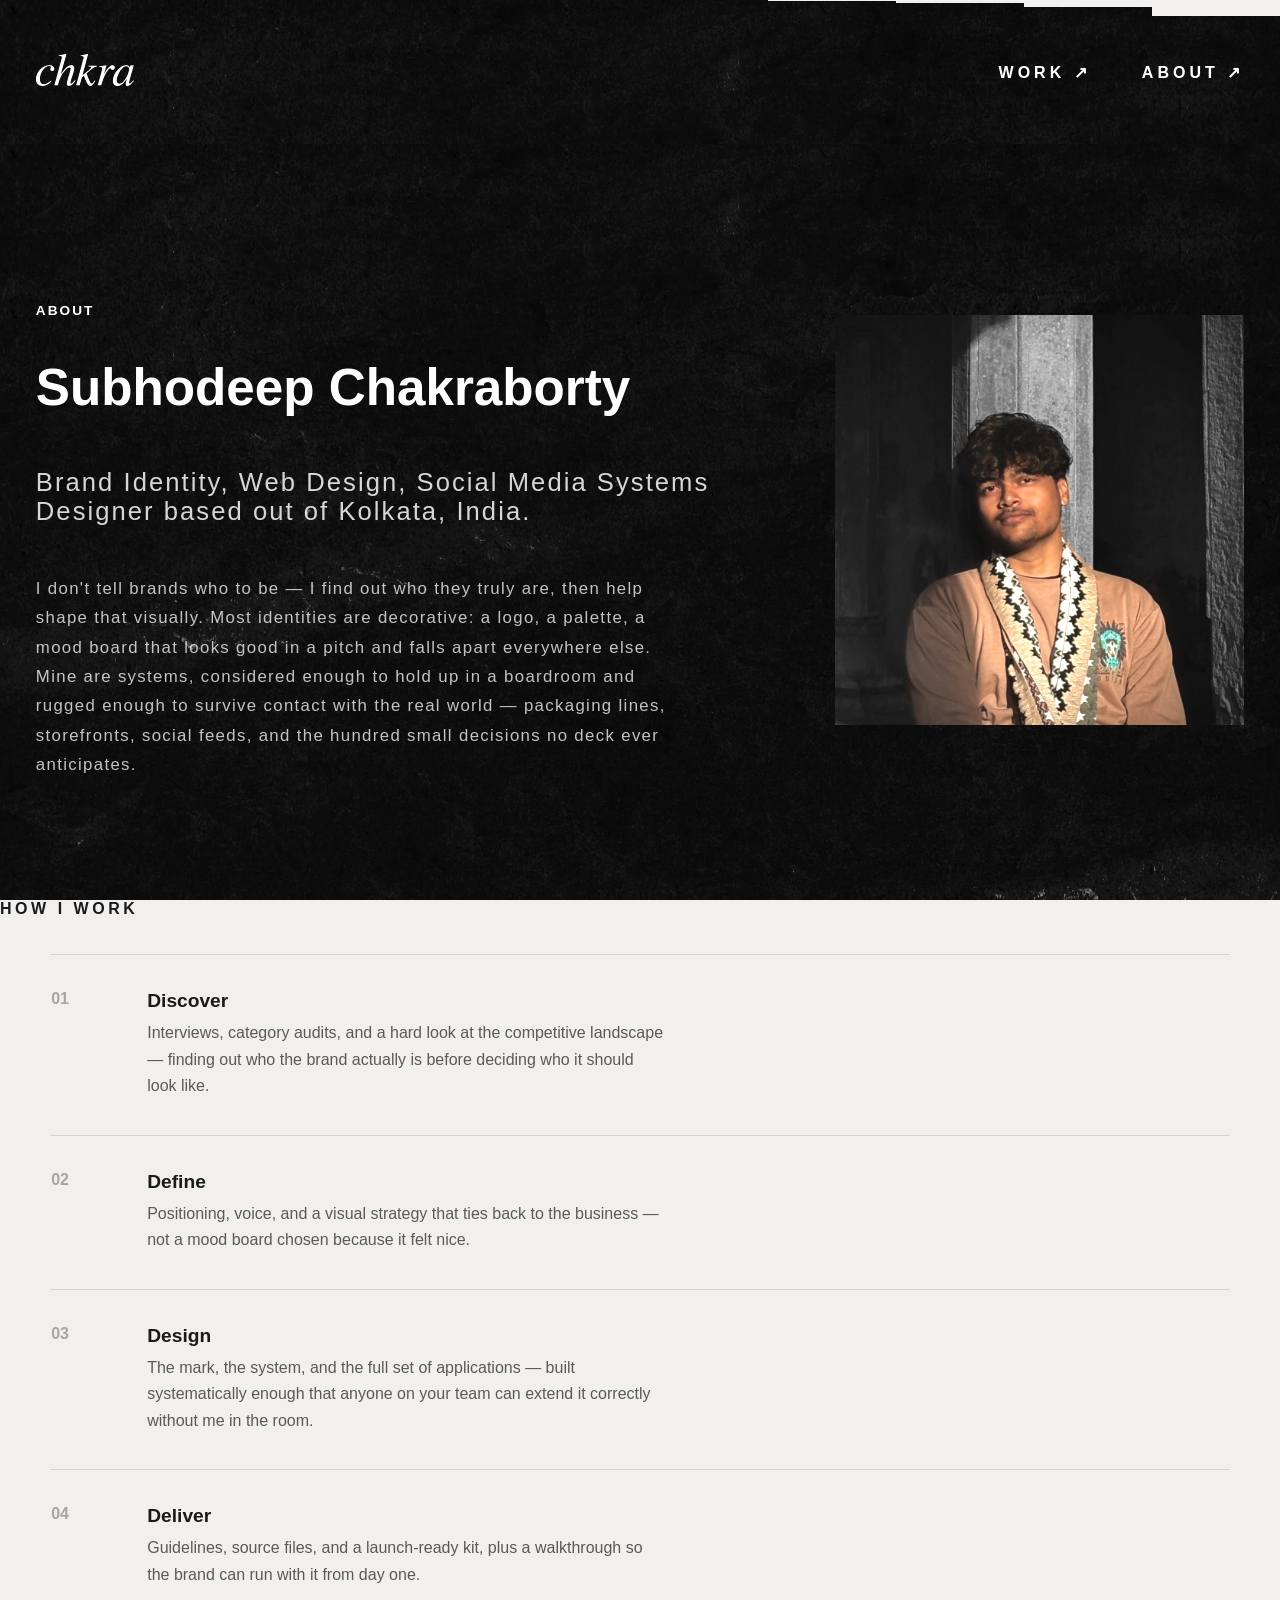
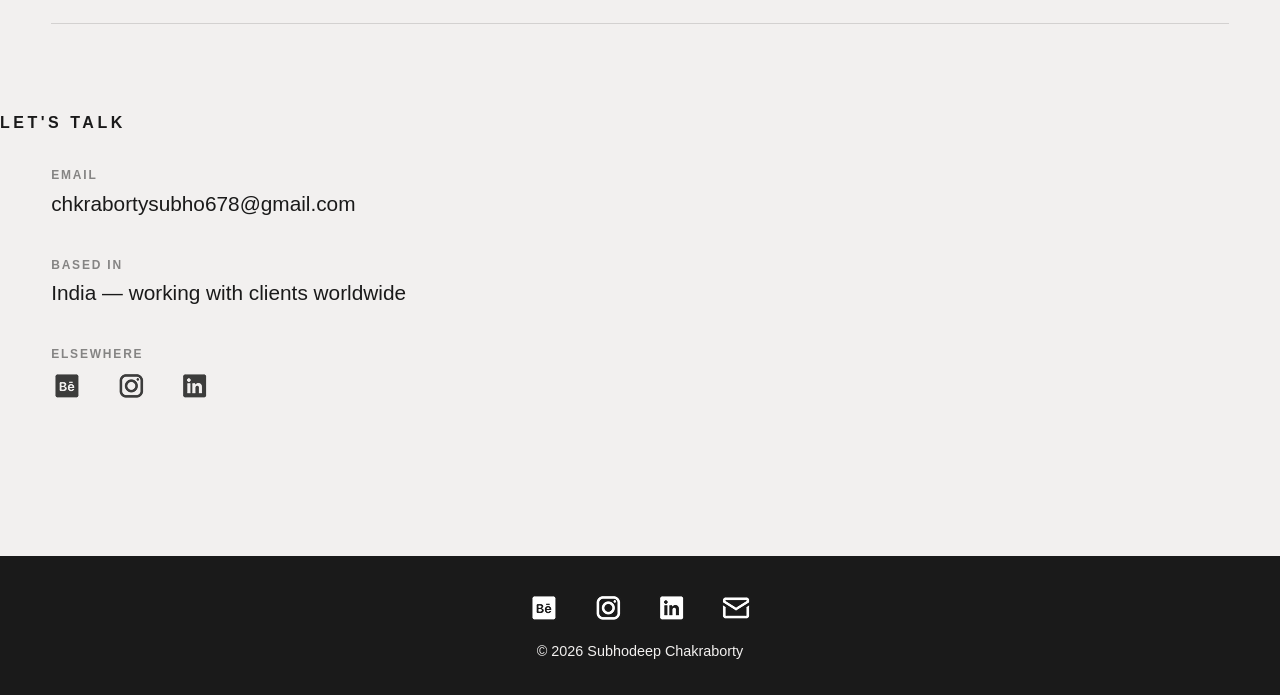
<file: about.html>
<!doctype html>
<html lang="en">
  <head>
    <meta charset="UTF-8" />
    <meta name="viewport" content="width=device-width, initial-scale=1.0" />
    <title>About | Subhodeep Chakraborty</title>
    <meta name="description" content="Learn about Subhodeep Chakraborty, a brand identity, web design and social media systems designer based in Kolkata, India." />
    <link rel="canonical" href="https://chkradesign.github.io/about.html" />
    <meta property="og:title" content="About | Subhodeep Chakraborty" />
    <meta property="og:description" content="About Subhodeep Chakraborty, brand identity designer based in Kolkata, India." />
    <meta property="og:image" content="https://chkradesign.github.io/assets/pic.jpeg" />
    <meta property="og:url" content="https://chkradesign.github.io/about.html" />
    <meta property="og:type" content="profile" />
    <meta property="og:site_name" content="Subhodeep Chakraborty" />
    <meta name="twitter:card" content="summary_large_image" />
    <meta name="twitter:title" content="About | Subhodeep Chakraborty" />
    <meta name="twitter:description" content="About Subhodeep Chakraborty, brand identity designer based in Kolkata, India." />
    <meta name="twitter:image" content="https://chkradesign.github.io/assets/pic.jpeg" />
    <link rel="icon" type="image/svg+xml" href="/assets/chkra.svg" />
    <link
      href="https://fonts.googleapis.com/css2?family=Outfit:wght@300;400;700&display=swap"
      rel="stylesheet"
    />
    <link rel="stylesheet" href="style.css" />
    <link rel="stylesheet" href="about.css" />
  </head>
  <body>
    <div class="overlay">
      <div class="line"></div>
      <div class="line"></div>
      <div class="line"></div>
      <div class="line"></div>
      <div class="line"></div>
      <div class="line"></div>
      <div class="line"></div>
      <div class="line"></div>
      <div class="line"></div>
      <div class="line"></div>
    </div>
    <div id="custom-cursor"><span class="cursor-label"></span></div>

    <header id="main-header" class="noise">
      <nav class="navbar">
        <a
          href="index.html"
          class="nav-branding splash-trigger"
          data-bg="#F2F0EF"
          data-cursor-label="Home"
          ><img src="assets/logo.svg" alt="Chkra Logo" class="nav-logo"
        /></a>
        <ul class="nav-menu">
          <li class="nav-item">
            <a
              href="index.html#work-section"
              class="nav-link splash-trigger"
              data-bg="#F2F0EF"
              >WORK ↗</a
            >
          </li>
          <li class="nav-item">
            <a href="about.html" class="nav-link" aria-current="page"
              >ABOUT ↗</a
            >
          </li>
        </ul>
        <div class="hamburger" role="button" tabindex="0" aria-label="Toggle navigation" aria-expanded="false">
          <span class="bar"></span>
          <span class="bar"></span>
          <span class="bar"></span>
        </div>
      </nav>
    </header>

    <!-- Hero: quiet — name, role, one line. No headline statement here. -->
    <section class="hero noise about-hero">
      <div class="hero-content">
        <h2 class="section-title" style="color: #F2F0EF;">ABOUT</h2>
        <h1 class="about-name">Subhodeep Chakraborty</h1>
        <p class="about-role">Brand Identity, Web Design, Social Media Systems Designer based out of Kolkata, India.</p>
        <p class="about-role">
          I don't tell brands who to be — I find out who they truly are, then help
          shape that visually. Most identities are decorative: a logo, a palette,
          a mood board that looks good in a pitch and falls apart everywhere else.
          Mine are systems, considered enough to hold up in a boardroom and rugged
          enough to survive contact with the real world — packaging lines,
          storefronts, social feeds, and the hundred small decisions no deck ever
          anticipates.
        </p>
      </div>
      <div class="about-photo-frame">
        <img src="assets/pic.jpeg" alt="Subhodeep Chakraborty" />
      </div>
    </section>
    
    <h2 class="section-title">HOW I WORK</h2>
    <div class="process-list">
      <div class="process-item reveal">
        <span class="process-number">01</span>
        <div>
          <div class="process-title">Discover</div>
          <p class="process-desc">
            Interviews, category audits, and a hard look at the competitive
            landscape — finding out who the brand actually is before deciding
            who it should look like.
          </p>
        </div>
      </div>
      <div class="process-item reveal">
        <span class="process-number">02</span>
        <div>
          <div class="process-title">Define</div>
          <p class="process-desc">
            Positioning, voice, and a visual strategy that ties back to the
            business — not a mood board chosen because it felt nice.
          </p>
        </div>
      </div>
      <div class="process-item reveal">
        <span class="process-number">03</span>
        <div>
          <div class="process-title">Design</div>
          <p class="process-desc">
            The mark, the system, and the full set of applications — built
            systematically enough that anyone on your team can extend it
            correctly without me in the room.
          </p>
        </div>
      </div>
      <div class="process-item reveal">
        <span class="process-number">04</span>
        <div>
          <div class="process-title">Deliver</div>
          <p class="process-desc">
            Guidelines, source files, and a launch-ready kit, plus a walkthrough
            so the brand can run with it from day one.
          </p>
        </div>
      </div>
    </div>

    <h2 id="contact" class="section-title">LET'S TALK</h2>
    <section class="contact-block">
      <div class="contact-grid">
        <div class="reveal">
          <div class="contact-info-item">
            <span class="contact-info-label">Email</span>
            <a
              class="contact-info-value"
              href="mailto:chkrabortysubho678@gmail.com"
              data-cursor-label="Email"
              >chkrabortysubho678@gmail.com</a
            >
          </div>
          <div class="contact-info-item">
            <span class="contact-info-label">Based In</span>
            <p class="contact-info-value" style="border-bottom: none">
              India — working with clients worldwide
            </p>
          </div>
          <div class="contact-info-item">
            <span class="contact-info-label">Elsewhere</span>
            <div
              class="social-icons"
              style="justify-content: flex-start; margin-top: 0.4rem"
            >
              <a href="https://www.behance.net/subhodeepchakro" aria-label="Behance"
                ><img
                  src="assets/socials/Behance.png"
                  alt="Behance"
                  style="filter: invert(0) brightness(0); opacity: 0.75"
              /></a>
              <a href="https://instagram.com/chakro.png" aria-label="Instagram"
                ><img
                  src="assets/socials/Instagram.png"
                  alt="Instagram"
                  style="filter: invert(0) brightness(0); opacity: 0.75"
              /></a>
              <a href="https://in.linkedin.com/in/chakrabortysubho" aria-label="LinkedIn"
                ><img
                  src="assets/socials/LinkedIn.png"
                  alt="LinkedIn"
                  style="filter: invert(0) brightness(0); opacity: 0.75"
              /></a>
            </div>
          </div>
        </div>

        <div class="reveal">
          <!-- NOTE: GitHub Pages can't process form submissions server-side.
             Point this form's action at a form backend (Formspree, Getform,
             Web3Forms, etc.) so submissions actually reach an inbox. Until
             then, the mailto link on the left is the guaranteed-working
             way for someone to reach you. -->
          <!-- <form class="contact-form" action="#" method="POST">
            <div class="form-row">
              <div class="form-field">
                <label for="name">Name</label>
                <input
                  type="text"
                  id="name"
                  name="name"
                  placeholder="Your name"
                  required
                />
              </div>
              <div class="form-field">
                <label for="email">Email</label>
                <input
                  type="email"
                  id="email"
                  name="email"
                  placeholder="you@company.com"
                  required
                />
              </div>
            </div>
            <div class="form-row">
              <div class="form-field">
                <label for="company">Company</label>
                <input
                  type="text"
                  id="company"
                  name="company"
                  placeholder="ACME Inc."
                />
              </div>
              <div class="form-field">
                <label for="budget">Project Budget</label>
                <input
                  type="text"
                  id="budget"
                  name="budget"
                  placeholder="Optional"
                />
              </div>
            </div>
            <div class="form-field">
              <label for="message">Project</label>
              <textarea
                id="message"
                name="message"
                placeholder="What are you building, and what does the brand need to do?"
                required
              ></textarea>
            </div>
            <button type="submit" class="form-submit" data-cursor-label="Send">
              Send Message ↗
            </button>
            <p class="form-note">
              Or skip the form and email directly — whichever's faster for you.
            </p>
          </form> -->
        </div>
      </div>
    </section>

    <footer class="footer">
    <div class="social-icons" role="group" aria-label="Social links">
      <a href="https://www.behance.net/subhodeepchakro" aria-label="Behance"><img src="assets/socials/Behance.png" alt="" /></a>
      <a href="https://www.instagram.com/chakro.png/" aria-label="Instagram"><img src="assets/socials/Instagram.png" alt="" /></a>
      <a href="https://www.linkedin.com/in/chakrabortysubho" aria-label="LinkedIn"><img src="assets/socials/LinkedIn.png" alt="" /></a>
      <a href="mailto:chkrabortysubho678@gmail.com" aria-label="Email"><img src="assets/socials/Mail.png" alt="" /></a>
    </div>
    <p>© 2026 Subhodeep Chakraborty</p>
  </footer>

    <script src="https://cdnjs.cloudflare.com/ajax/libs/gsap/3.12.1/gsap.min.js"></script>
    <script src="script.js"></script>
  </body>
</html>
</file>
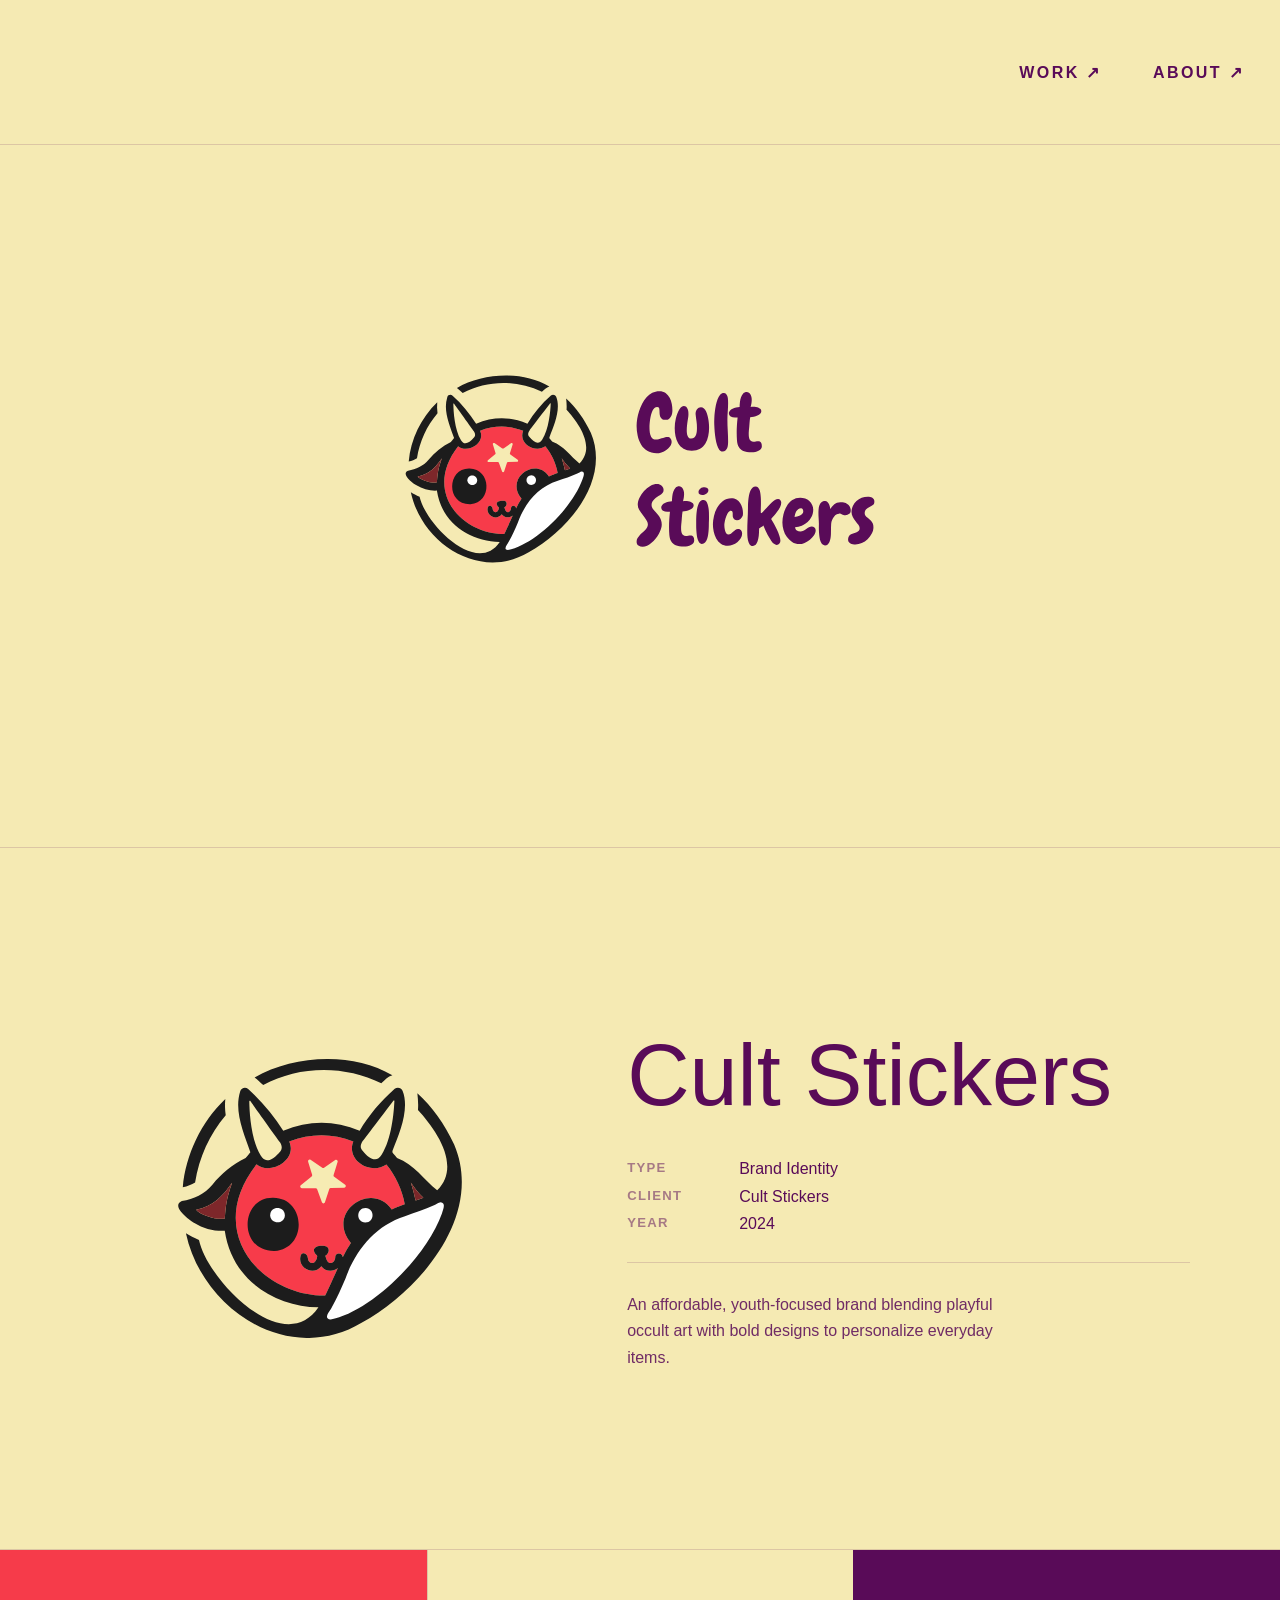
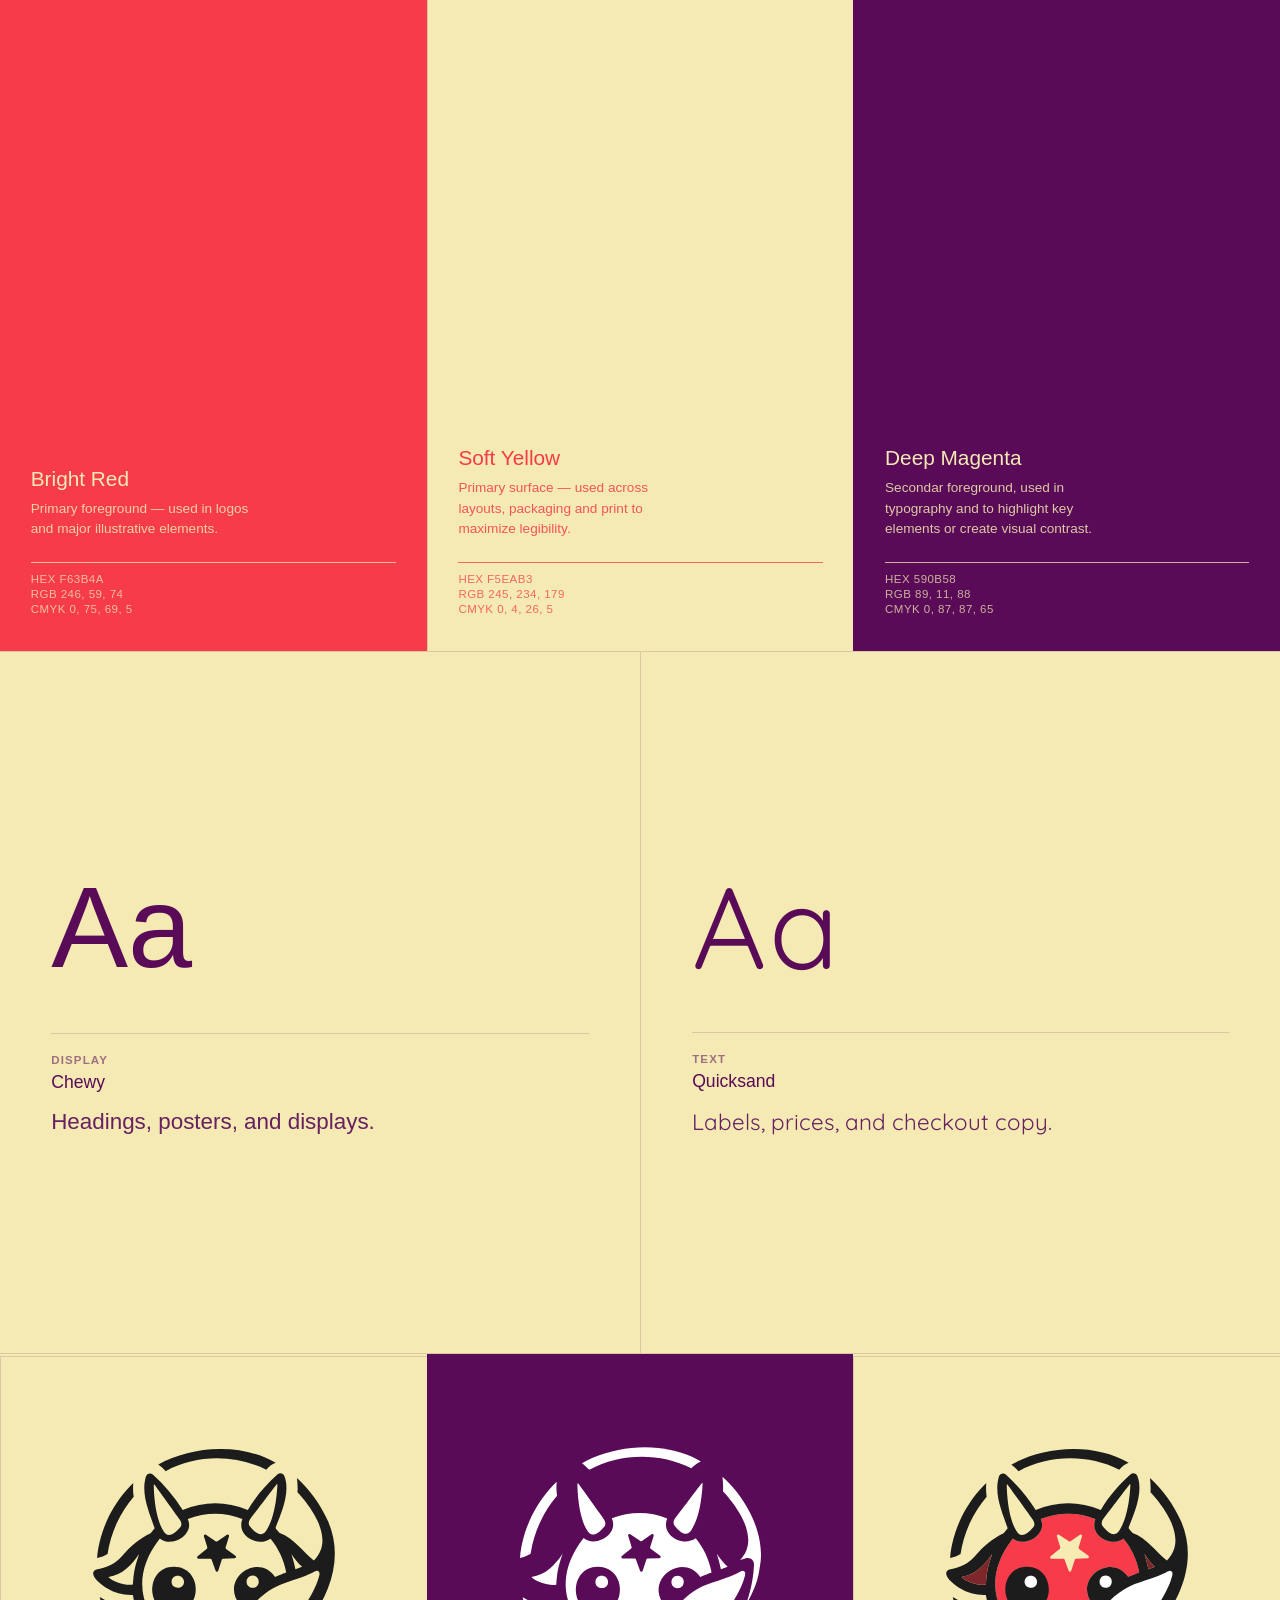
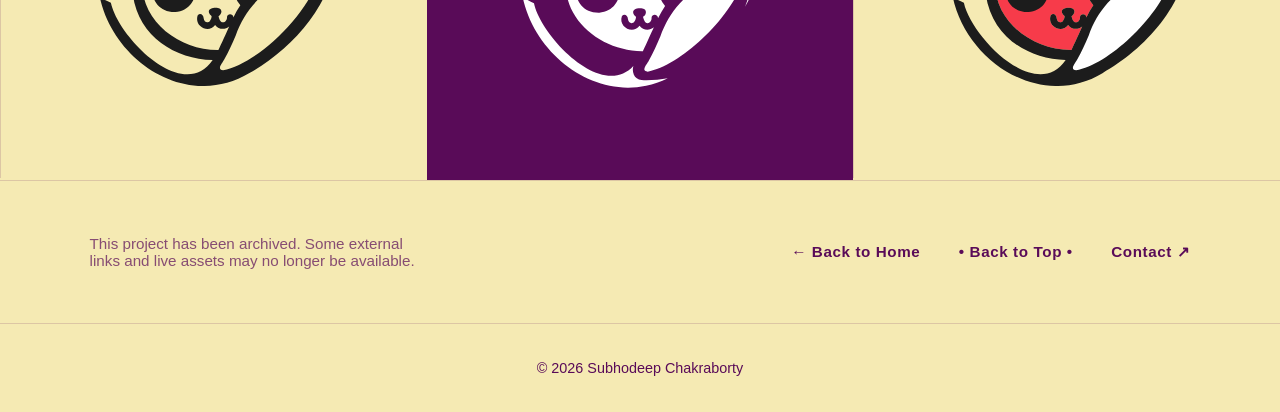
<file: assets/cult-stickers/cult-stickers.html>
<!doctype html>
<html lang="en">

<head>
    <meta charset="UTF-8" />
    <meta name="viewport" content="width=device-width, initial-scale=1.0" />
    <title>Cult Stickers — Brand Identity | Subhodeep Chakraborty</title>
    <link rel="icon" type="image/svg+xml" href="/assets/chkra.svg" />
    <link href="https://fonts.googleapis.com/css2?family=Chewy&family=Quicksand:wght@600&display=swap" rel="stylesheet">
    <link rel="stylesheet" href="../../style.css" />
    <link rel="stylesheet" href="../../brands.css" />
    <link rel="stylesheet" href="cult-stickers.css" />
</head>

<body id="top">
    <div class="overlay">
        <div class="line"></div>
    </div>
    <div id="custom-cursor"><span class="cursor-label"></span></div>

    <header id="main-header" class="brand-header">
        <nav class="navbar">
            <a href="../../index.html" class="nav-branding splash-trigger" data-bg="#F2F0EF" data-cursor-label="Home">
                <span role="img" aria-label="Main logo" class="nav-logo brand-logo"></span>
            </a>
            <ul class="nav-menu brand-menu">
                <li class="nav-item">
                    <a href="../../index.html#work-section" class="nav-link splash-trigger" data-bg="#F2F0EF">WORK ↗</a>
                </li>
                <li class="nav-item">
                    <a href="../../about.html" class="nav-link splash-trigger" data-bg="#F2F0EF">ABOUT ↗</a>
                </li>
            </ul>
            <div class="hamburger" role="button" tabindex="0" aria-label="Toggle navigation" aria-expanded="false">
                <span class="bar brand-bar"></span><span class="bar brand-bar"></span><span
                    class="bar brand-bar"></span>
            </div>
        </nav>
    </header>

    <main class="brand-plates">
        <!-- 1 — Hero lockup: logo + wordmark + tagline, one file, nothing else -->
        <section class="plate plate-hero full-bleed reveal">
            <div class="media contain">
                <img src="./cult-stickers-wordmark-desktop.svg" class="show-desktop" alt="Cult Stickers — logo and wordmark" />
                <img src="./cult-stickers-wordmark-mobile.svg" class="show-mobile" alt="Cult Stickers — logo and wordmark" />
            </div>
        </section>

        <!-- 2 — Intro: mark on the left, spec panel on the right -->
        <section class="plate plate-intro padded reveal">
            <div class="intro-media">
                <div class="media contain">
                    <img loading="lazy" decoding="async" src="./cult-stickers-main.svg" alt="Cult Stickers logo mark" style="padding: 0vh 6vw"/>
                </div>
            </div>
            <div class="intro-info">
                <h1 class="brand-heading intro-name">Cult Stickers</h1>
                <div class="meta-panel">
                    <div class="meta-row">
                        <span class="meta-key">Type</span><span class="meta-val">Brand Identity</span>
                    </div>
                    <div class="meta-row">
                        <span class="meta-key">Client</span><span class="meta-val">Cult Stickers</span>
                    </div>
                    <div class="meta-row">
                        <span class="meta-key">Year</span><span class="meta-val">2024</span>
                    </div>
                </div>
                <p class="meta-desc">
                    An affordable, youth-focused brand blending playful occult art with bold designs to personalize everyday items.
                </p>
            </div>
        </section>

        <!-- 4 — Colors -->
        <section class="plate plate-colors reveal">
            <div class="color-col" style="background-color: var(--color-1)">
                <div class="color-name" style="color: var(--color-1-text)">
                    Bright Red
                </div>
                <p class="color-desc" style="color: var(--color-1-text)">
                    Primary foreground — used in logos and major illustrative elements.
                </p>
                <div class="color-codes" style="border-top: 1px solid var(--color-1-text)">
                    <span style="color: var(--color-1-text)">HEX F63B4A</span>
                    <span style="color: var(--color-1-text)">RGB 246, 59, 74</span>
                    <span style="color: var(--color-1-text)">CMYK 0, 75, 69, 5</span>
                </div>
            </div>

            <div class="color-col" style="background-color: var(--color-2)">
                <div class="color-name" style="color: var(--color-2-text)">
                    Soft Yellow
                </div>
                <p class="color-desc" style="color: var(--color-2-text)">
                    Primary surface — used across layouts, packaging and print to
                    maximize legibility.
                </p>
                <div class="color-codes" style="border-top: 1px solid var(--color-2-text)">
                    <span style="color: var(--color-2-text)">HEX F5EAB3</span>
                    <span style="color: var(--color-2-text)">RGB 245, 234, 179</span>
                    <span style="color: var(--color-2-text)">CMYK 0, 4, 26, 5</span>
                </div>
            </div>

            <div class="color-col" style="background-color: var(--color-3)">
                <div class="color-name" style="color: var(--color-3-text)">
                    Deep Magenta
                </div>
                <p class="color-desc" style="color: var(--color-3-text)">
                    Secondar foreground, used in typography and to highlight key elements or create visual contrast.
                </p>
                <div class="color-codes" style="border-top: 1px solid var(--color-3-text)">
                    <span style="color: var(--color-3-text)">HEX 590B58</span>
                    <span style="color: var(--color-3-text)">RGB 89, 11, 88</span>
                    <span style="color: var(--color-3-text)">CMYK 0, 87, 87, 65</span>
                </div>
            </div>

        </section>

        <!-- 5 — Typography -->
        <section class="plate plate-type reveal">
            <div class="type-col">
                <div class="type-specimen" style="font-family: var(--brand-font-heading)">
                    Aa
                </div>
                <div class="type-caption">
                    <span class="type-role">Display</span>
                    <span class="type-name">Chewy</span>
                    <span class="type-sample" style="font-family: var(--brand-font-heading)">Headings, posters, and
                        displays.</span>
                </div>
            </div>
            <div class="type-col">
                <div class="type-specimen" style="font-family: var(--brand-font-body)">
                    Aa
                </div>
                <div class="type-caption">
                    <span class="type-role">Text</span>
                    <span class="type-name">Quicksand</span>
                    <span class="type-sample" style="font-family: var(--brand-font-body)">Labels, prices, and
                        checkout copy.</span>
                </div>
            </div>
        </section>

        <!-- 6 — Logo versatility -->
        <section class="plate plate-versatility full-bleed reveal">
        <div class="versatility-card on-light">
          <div class="media contain">
            <img loading="lazy" decoding="async" src="./cult-stickers-black.svg" alt="Cult Stickers primary mark" />
          </div>
        </div>
        <div class="versatility-card on-dark">
          <div class="media contain">
            <img loading="lazy" decoding="async" src="./cult-stickers-white.svg" alt="Cult Stickers secondary mark" />
          </div>
        </div>
        <div class="versatility-card" style="background-color: var(--color-2)">
          <div class="media contain">
            <img loading="lazy" decoding="async" src="./cult-stickers-main.svg" alt="Cult Stickers mark, on Soft Yellow" />
          </div>
        </div>
      </section>

        <!-- 7+ — Applications, one composition per plate -->
        <!-- <section class="plate plate-application full-bleed reveal mobile-crop">
            <div class="media cover">
                <video autoplay muted loop playsinline preload="auto">
                    <source src="./web.mp4" type="video/mp4">
                    Your browser does not support the video tag.
                </video>
            </div>
        </section>

        <section class="plate plate-application full-bleed reveal">
            <div class="media cover">
                <img loading="lazy" decoding="async" src="./instagram-desktop.png" class="show-desktop" alt="Cult Stickers — logo and wordmark" />
                <img loading="lazy" decoding="async" src="./instagram-mobile.png" class="show-mobile" alt="Cult Stickers — logo and wordmark" />
            </div>
        </section>

        <section class="plate plate-application full-bleed reveal mobile-crop">
            <div class="media cover">
                <img loading="lazy" decoding="async" src="./box.png" alt="Cult Stickers box" />
            </div>
        </section>

        <section class="plate plate-application full-bleed reveal mobile-crop">
            <div class="media cover">
                <img loading="lazy" decoding="async" src="./shop.png" alt="Cult Stickers shop front" />
            </div>
        </section> -->

        <!-- Closing -->
        <section class="plate plate-closing">
            <p class="closing-note">
                This project has been archived. Some external links and live assets
          may no longer be available.
            </p>
            <div class="closing-links">
                <a href="../../index.html#work-section" class="splash-trigger" data-bg="#F2F0EF"
                    data-cursor-label="Home">← Back to Home</a>
                <a href="#top" data-cursor-label="Scroll Up"> • Back to Top • </a>
                <a href="../../about.html#contact" class="splash-trigger" data-bg="#F2F0EF"
                    data-cursor-label="Talk">Contact ↗</a>
            </div>
        </section>
    </main>

    <footer class="footer brand-footer">
        <p>© 2026 Subhodeep Chakraborty</p>
    </footer>

    <script src="https://cdnjs.cloudflare.com/ajax/libs/gsap/3.12.1/gsap.min.js"></script>
    <script src="../../script.js"></script>
</body>

</html>
</file>
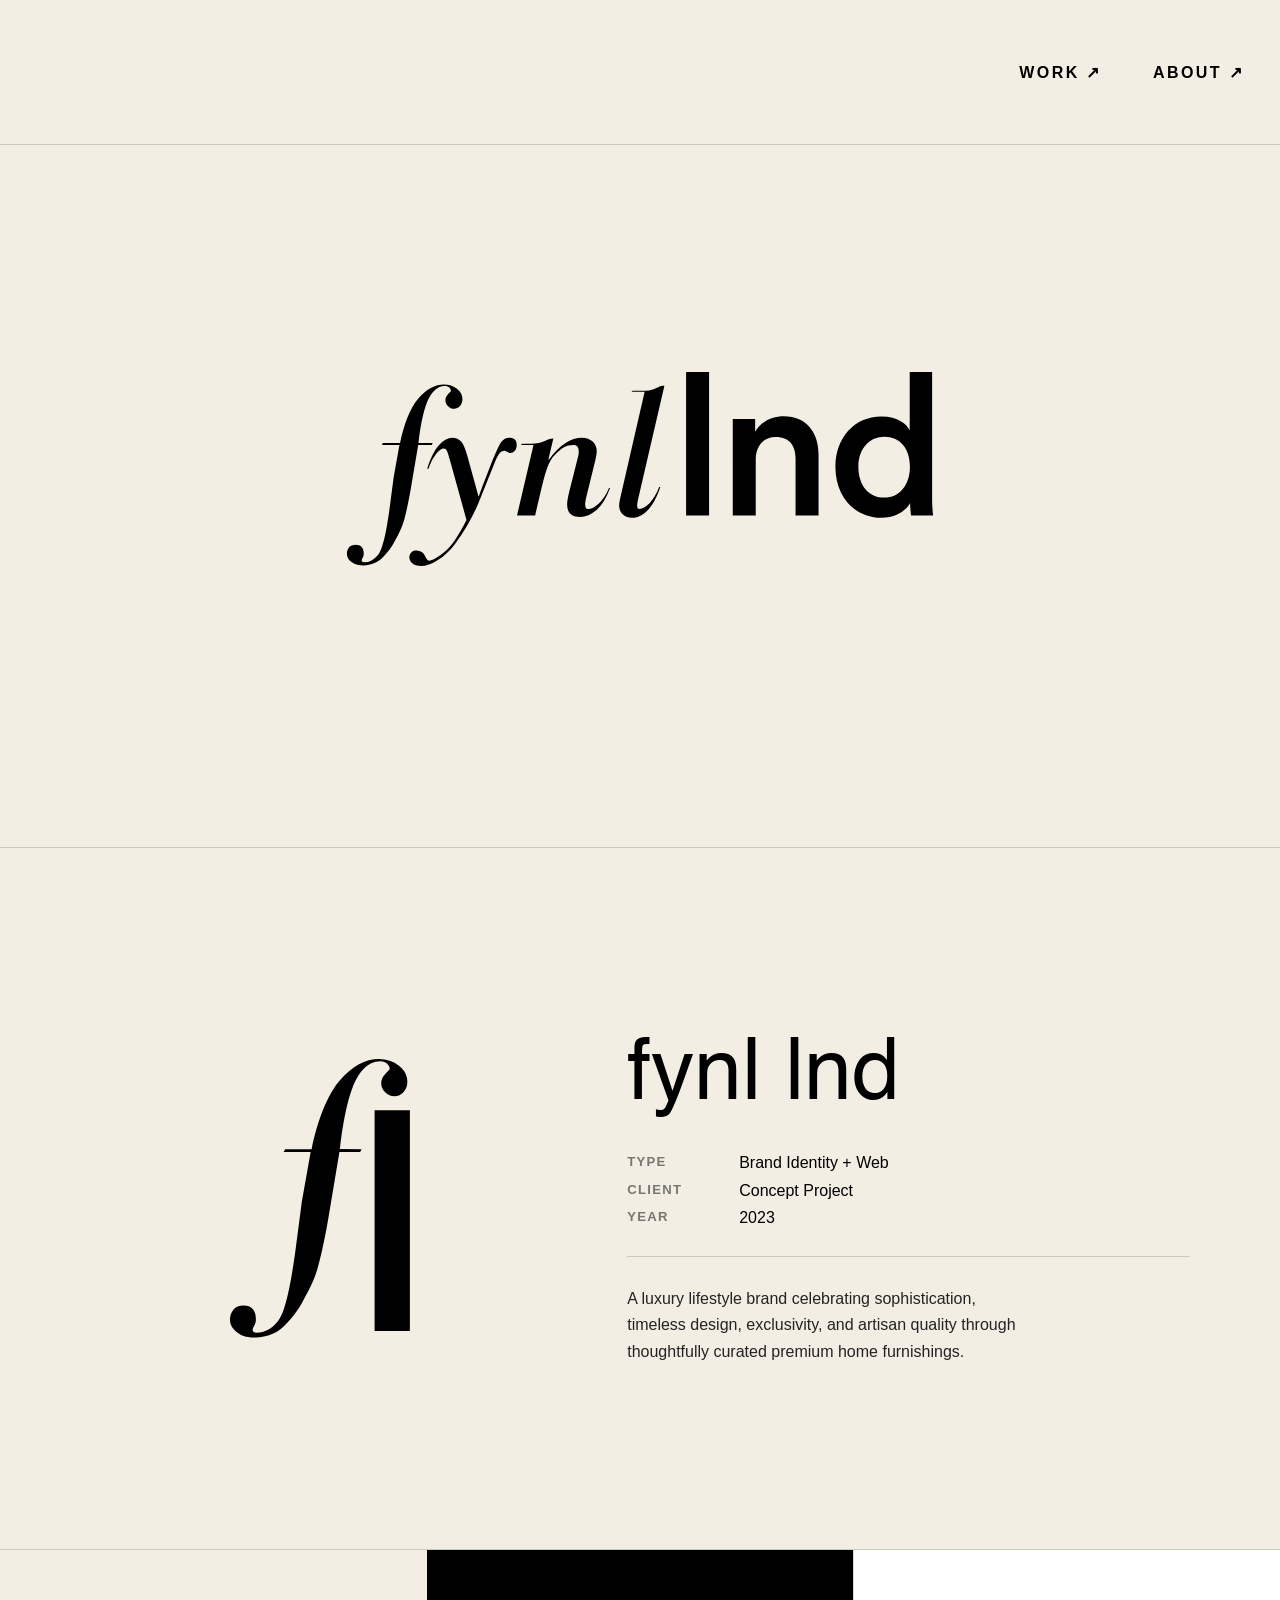
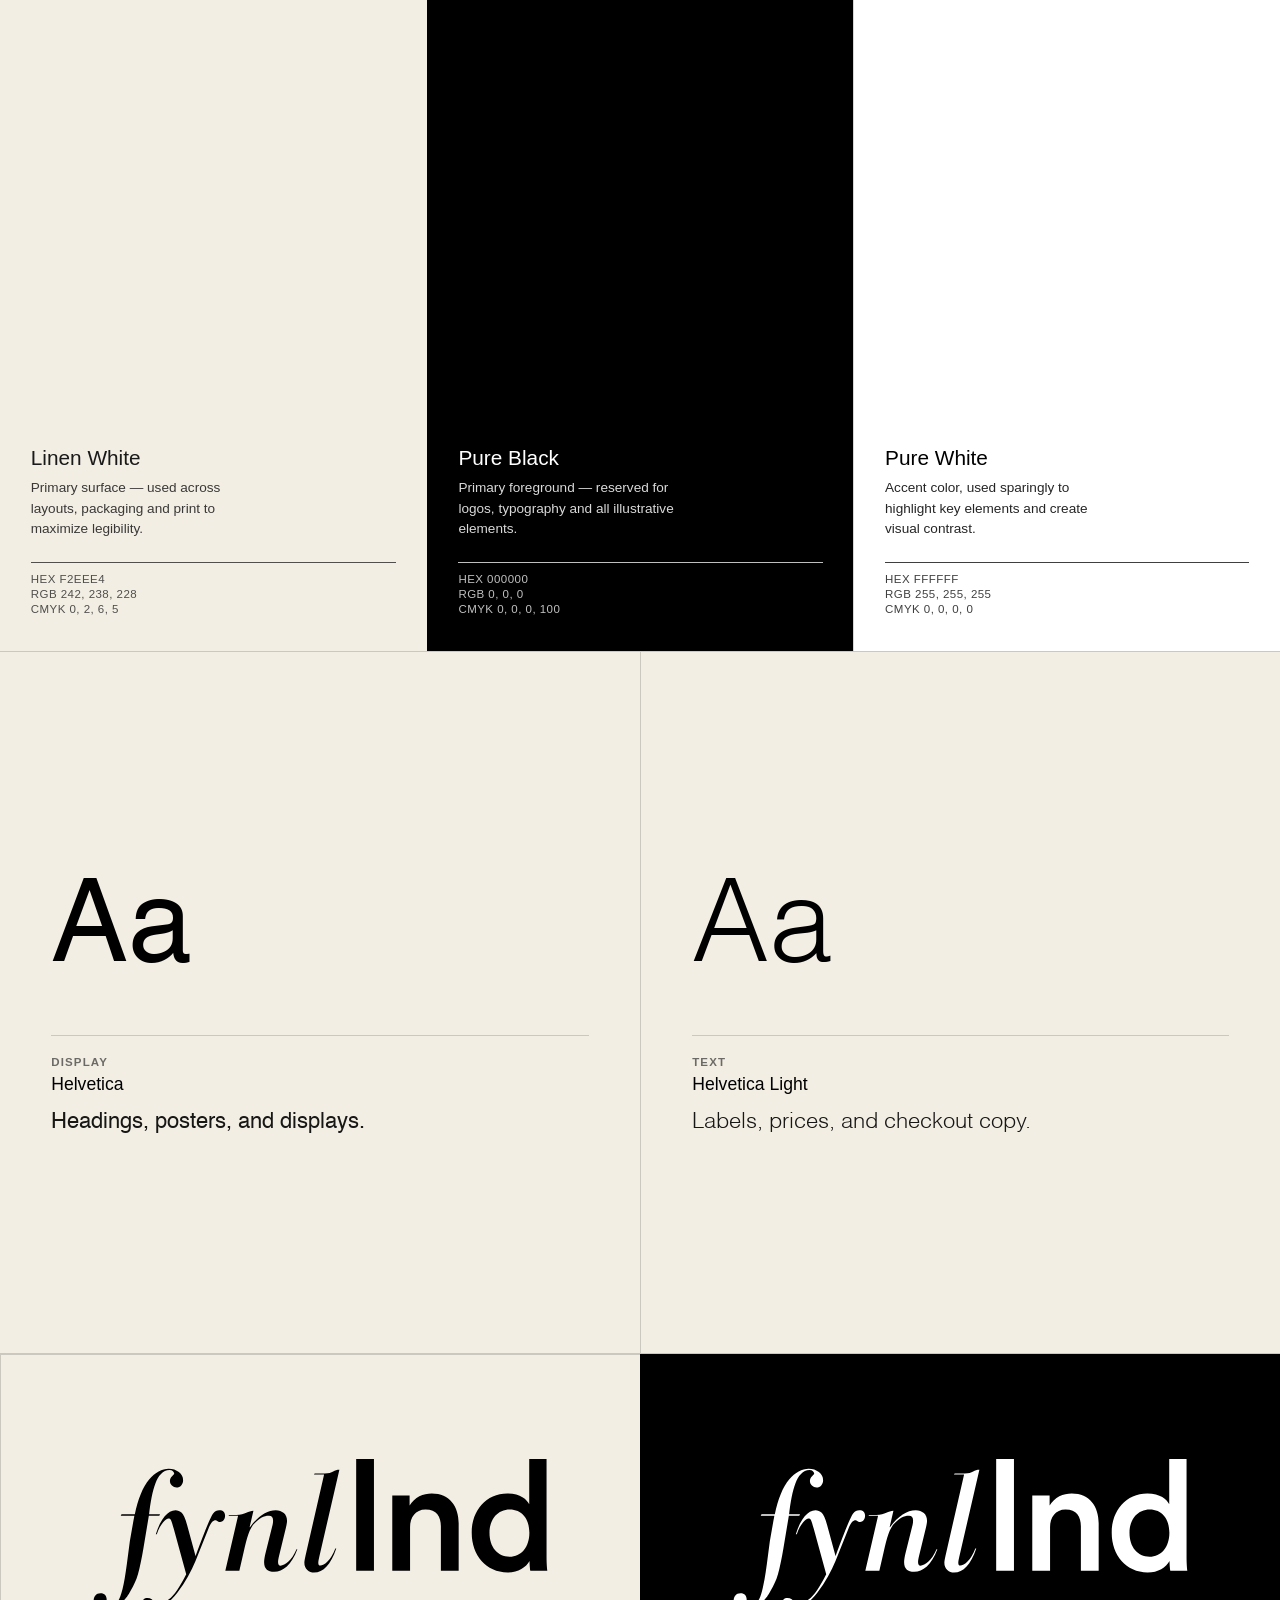
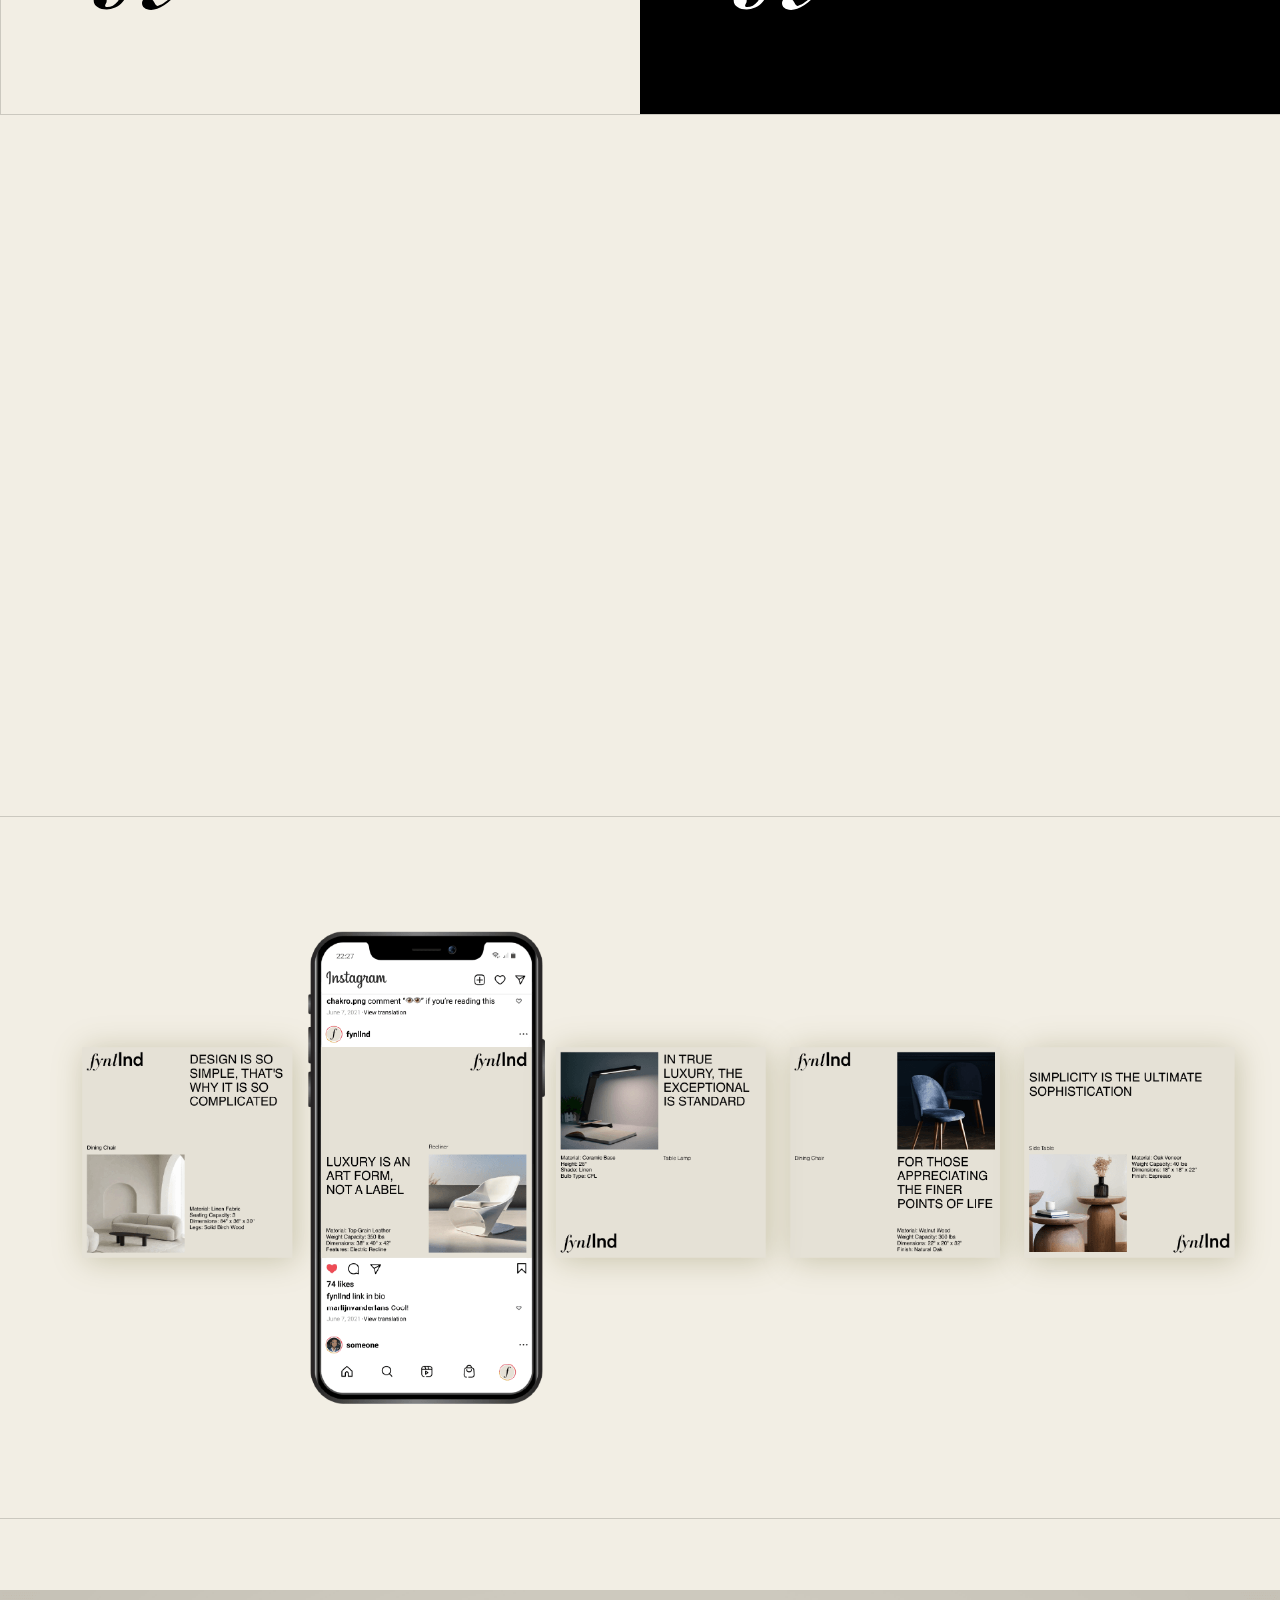
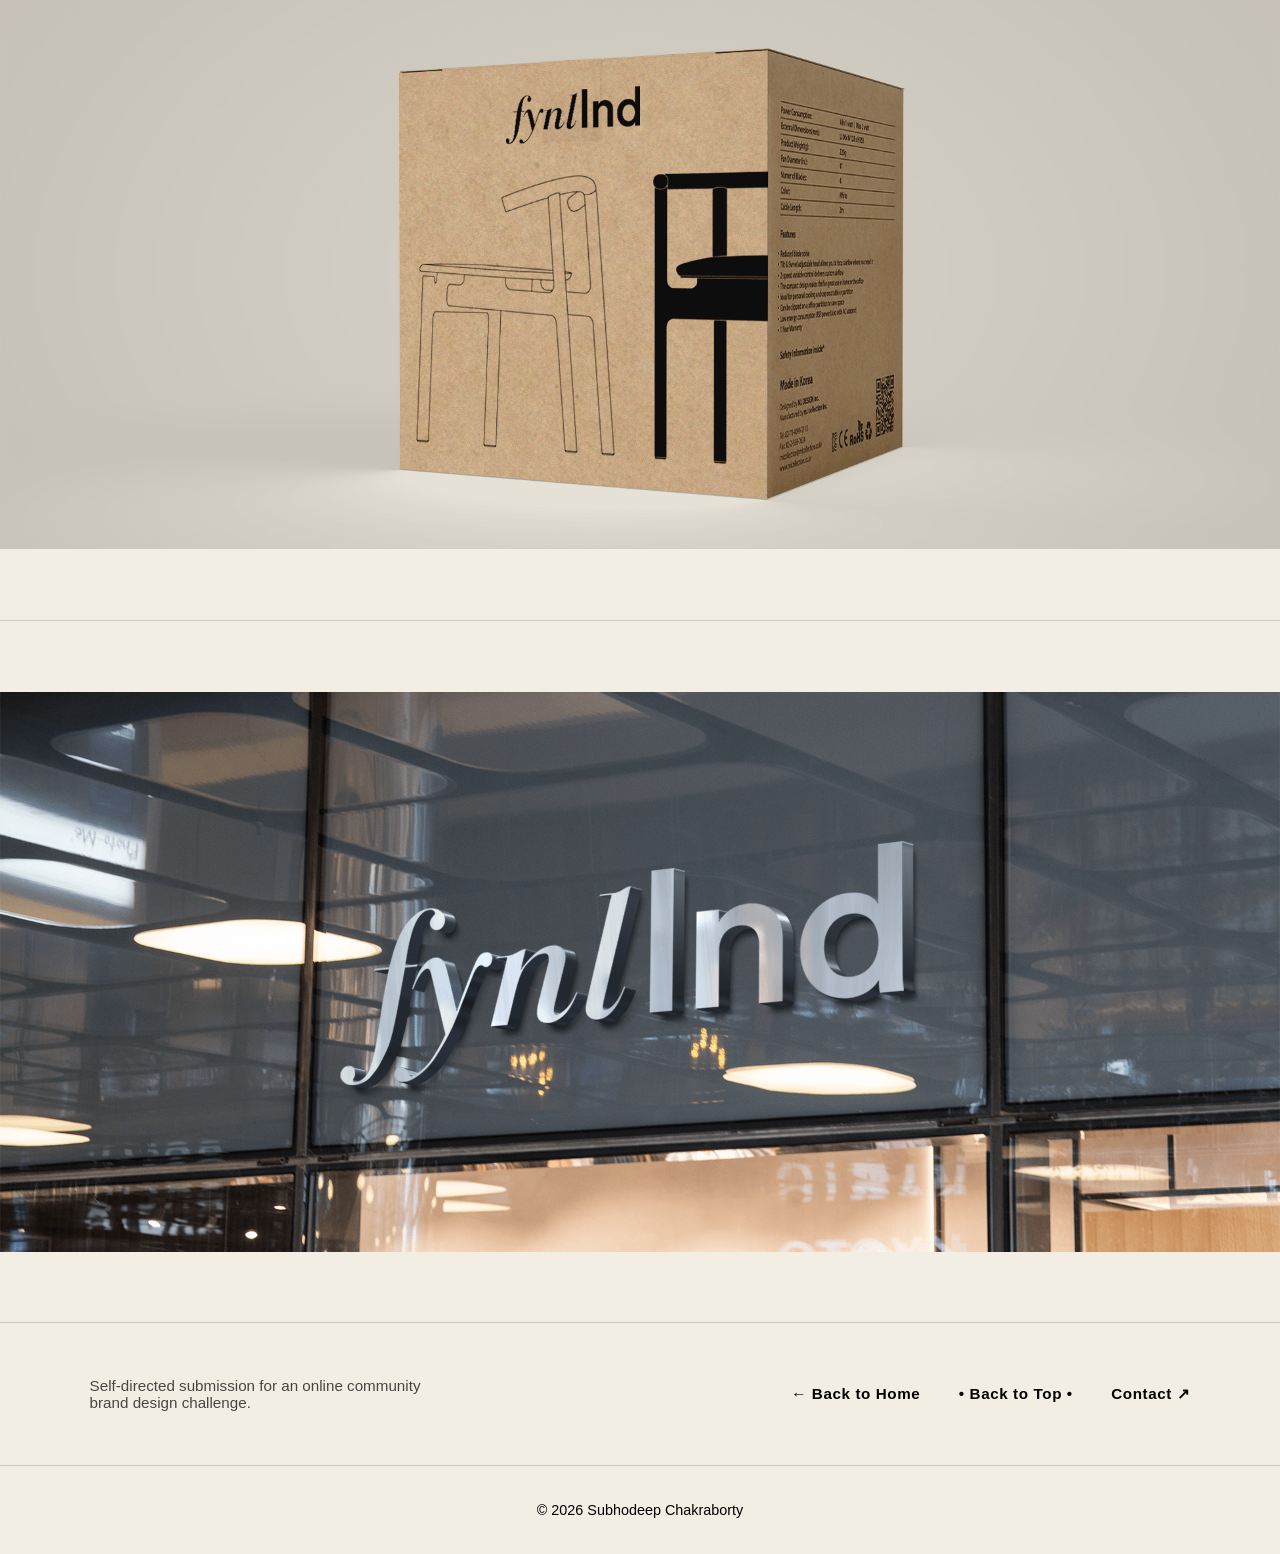
<file: assets/fynl-lnd/fl.html>
<!doctype html>
<html lang="en">

<head>
    <meta charset="UTF-8" />
    <meta name="viewport" content="width=device-width, initial-scale=1.0" />
    <title>FYNL LND — Brand Identity | Subhodeep Chakraborty</title>
    <link rel="icon" type="image/svg+xml" href="/assets/chkra.svg" />
    <link rel="stylesheet" href="../../style.css" />
    <link rel="stylesheet" href="../../brands.css" />
    <link rel="stylesheet" href="fl.css" />
</head>

<body id="top">
    <div class="overlay">
        <div class="line"></div>
    </div>
    <div id="custom-cursor"><span class="cursor-label"></span></div>

    <header id="main-header" class="brand-header">
        <nav class="navbar">
            <a href="../../index.html" class="nav-branding splash-trigger" data-bg="#F2F0EF" data-cursor-label="Home">
                <span role="img" aria-label="Main logo" class="nav-logo brand-logo"></span>
            </a>
            <ul class="nav-menu brand-menu">
                <li class="nav-item">
                    <a href="../../index.html#work-section" class="nav-link splash-trigger" data-bg="#F2F0EF">WORK ↗</a>
                </li>
                <li class="nav-item">
                    <a href="../../about.html" class="nav-link splash-trigger" data-bg="#F2F0EF">ABOUT ↗</a>
                </li>
            </ul>
            <div class="hamburger" role="button" tabindex="0" aria-label="Toggle navigation" aria-expanded="false">
                <span class="bar brand-bar"></span><span class="bar brand-bar"></span><span
                    class="bar brand-bar"></span>
            </div>
        </nav>
    </header>

    <main class="brand-plates">
        <!-- 1 — Hero lockup: logo + wordmark + tagline, one file, nothing else -->
        <section class="plate plate-hero full-bleed reveal">
            <div class="media contain">
                <img src="./fl.svg" style="padding: 0vh 6vw" class="show-desktop" alt="FYNL LND — logo and wordmark" />
                <img src="./fl.svg" class="show-mobile" alt="FYNL LND — logo and wordmark" />
            </div>
        </section>

        <!-- 2 — Intro: mark on the left, spec panel on the right -->
        <section class="plate plate-intro padded reveal">
            <div class="intro-media">
                <div class="media contain">
                    <img loading="lazy" decoding="async" src="./fl-vertical-small.svg" alt="FYNL LND logo mark" style="padding: 0vh 6vw"/>
                </div>
            </div>
            <div class="intro-info">
                <h1 class="brand-heading intro-name">fynl lnd</h1>
                <div class="meta-panel">
                    <div class="meta-row">
                        <span class="meta-key">Type</span><span class="meta-val">Brand Identity + Web</span>
                    </div>
                    <div class="meta-row">
                        <span class="meta-key">Client</span><span class="meta-val">Concept Project</span>
                    </div>
                    <div class="meta-row">
                        <span class="meta-key">Year</span><span class="meta-val">2023</span>
                    </div>
                </div>
                <p class="meta-desc">
                    A luxury lifestyle brand celebrating sophistication, timeless design, exclusivity, and artisan
                    quality through thoughtfully curated premium home furnishings.
                </p>
            </div>
        </section>

        <!-- 4 — Colors -->
        <section class="plate plate-colors reveal">
            <div class="color-col" style="background-color: var(--color-1)">
                <div class="color-name" style="color: var(--color-1-text)">
                    Linen White
                </div>
                <p class="color-desc" style="color: var(--color-1-text)">
                    Primary surface — used across layouts, packaging and print to
                    maximize legibility.
                </p>
                <div class="color-codes" style="border-top: 1px solid var(--color-1-text)">
                    <span style="color: var(--color-1-text)">HEX F2EEE4</span>
                    <span style="color: var(--color-1-text)">RGB 242, 238, 228</span>
                    <span style="color: var(--color-1-text)">CMYK 0, 2, 6, 5</span>
                </div>
            </div>

            <div class="color-col" style="background-color: var(--color-2)">
                <div class="color-name" style="color: var(--color-2-text)">
                    Pure Black
                </div>
                <p class="color-desc" style="color: var(--color-2-text)">
                    Primary foreground — reserved for logos, typography and all
                    illustrative elements.
                </p>
                <div class="color-codes" style="border-top: 1px solid var(--color-2-text)">
                    <span style="color: var(--color-2-text)">HEX 000000</span>
                    <span style="color: var(--color-2-text)">RGB 0, 0, 0</span>
                    <span style="color: var(--color-2-text)">CMYK 0, 0, 0, 100</span>
                </div>
            </div>

            <div class="color-col" style="background-color: var(--color-3)">
                <div class="color-name" style="color: var(--color-3-text)">
                    Pure White
                </div>
                <p class="color-desc" style="color: var(--color-3-text)">
                    Accent color, used sparingly to highlight key elements and create visual contrast.
                </p>
                <div class="color-codes" style="border-top: 1px solid var(--color-3-text)">
                    <span style="color: var(--color-3-text)">HEX FFFFFF</span>
                    <span style="color: var(--color-3-text)">RGB 255, 255, 255</span>
                    <span style="color: var(--color-3-text)">CMYK 0, 0, 0, 0</span>
                </div>
            </div>

        </section>

        <!-- 5 — Typography -->
        <section class="plate plate-type reveal">
            <div class="type-col">
                <div class="type-specimen" style="font-family: var(--brand-font-heading)">
                    Aa
                </div>
                <div class="type-caption">
                    <span class="type-role">Display</span>
                    <span class="type-name">Helvetica</span>
                    <span class="type-sample" style="font-family: var(--brand-font-heading)">Headings, posters, and
                        displays.</span>
                </div>
            </div>
            <div class="type-col">
                <div class="type-specimen" style="font-family: var(--brand-font-body)">
                    Aa
                </div>
                <div class="type-caption">
                    <span class="type-role">Text</span>
                    <span class="type-name">Helvetica Light</span>
                    <span class="type-sample" style="font-family: var(--brand-font-body)">Labels, prices, and
                        checkout copy.</span>
                </div>
            </div>
        </section>

        <!-- 6 — Logo versatility -->
        <section class="plate plate-versatility plate-versatility-mobile full-bleed reveal">
            <div class="versatility-card on-light">
                <div class="media contain">
                    <img loading="lazy" decoding="async" src="./fl.svg" alt="FNL LND primary mark" />
                </div>
            </div>
            <div class="versatility-card on-dark">
                <div class="media contain">
                    <img loading="lazy" decoding="async" src="./fl-white.svg" alt="FNL LND secondary mark" />
                </div>
            </div>
        </section>

        <!-- 7+ — Applications, one composition per plate -->
        <section class="plate plate-application full-bleed reveal mobile-crop">
            <div class="media cover">
                <video autoplay muted loop playsinline preload="auto">
                    <source src="./web.mp4" type="video/mp4">
                    Your browser does not support the video tag.
                </video>
            </div>
        </section>

        <section class="plate plate-application full-bleed reveal">
            <div class="media cover">
                <img loading="lazy" decoding="async" src="./instagram-desktop.png" class="show-desktop" alt="FYNL LND — logo and wordmark" />
                <img loading="lazy" decoding="async" src="./instagram-mobile.png" class="show-mobile" alt="FYNL LND — logo and wordmark" />
            </div>
        </section>

        <section class="plate plate-application full-bleed reveal mobile-crop">
            <div class="media cover">
                <img loading="lazy" decoding="async" src="./box.png" alt="FYNL LND box" />
            </div>
        </section>

        <section class="plate plate-application full-bleed reveal mobile-crop">
            <div class="media cover">
                <img loading="lazy" decoding="async" src="./shop.png" alt="FYNL LND shop front" />
            </div>
        </section>

        <!-- Closing -->
        <section class="plate plate-closing">
            <p class="closing-note">
                Self-directed submission for an online community brand design challenge.
            </p>
            <div class="closing-links">
                <a href="../../index.html#work-section" class="splash-trigger" data-bg="#F2F0EF"
                    data-cursor-label="Home">← Back to Home</a>
                <a href="#top" data-cursor-label="Scroll Up"> • Back to Top • </a>
                <a href="../../about.html#contact" class="splash-trigger" data-bg="#F2F0EF"
                    data-cursor-label="Talk">Contact ↗</a>
            </div>
        </section>
    </main>

    <footer class="footer brand-footer">
        <p>© 2026 Subhodeep Chakraborty</p>
    </footer>

    <script src="https://cdnjs.cloudflare.com/ajax/libs/gsap/3.12.1/gsap.min.js"></script>
    <script src="../../script.js"></script>
</body>

</html>
</file>
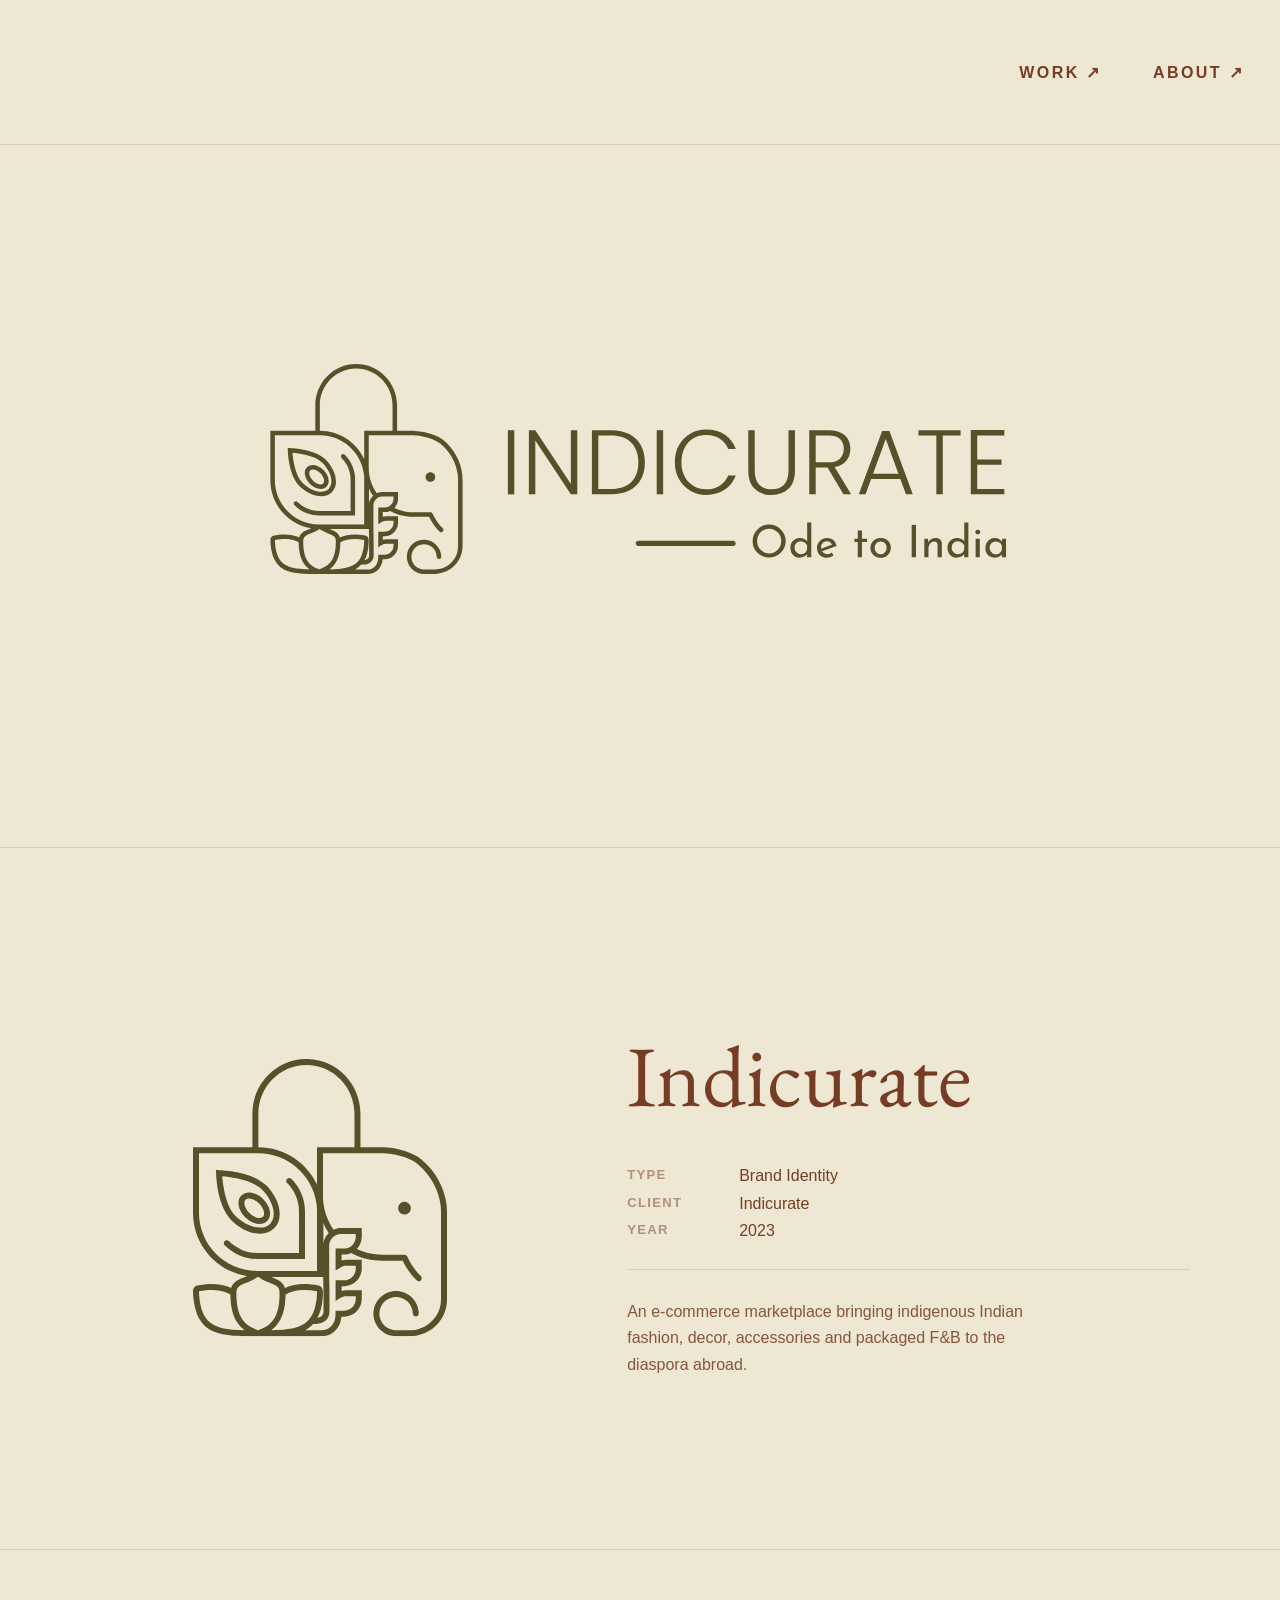
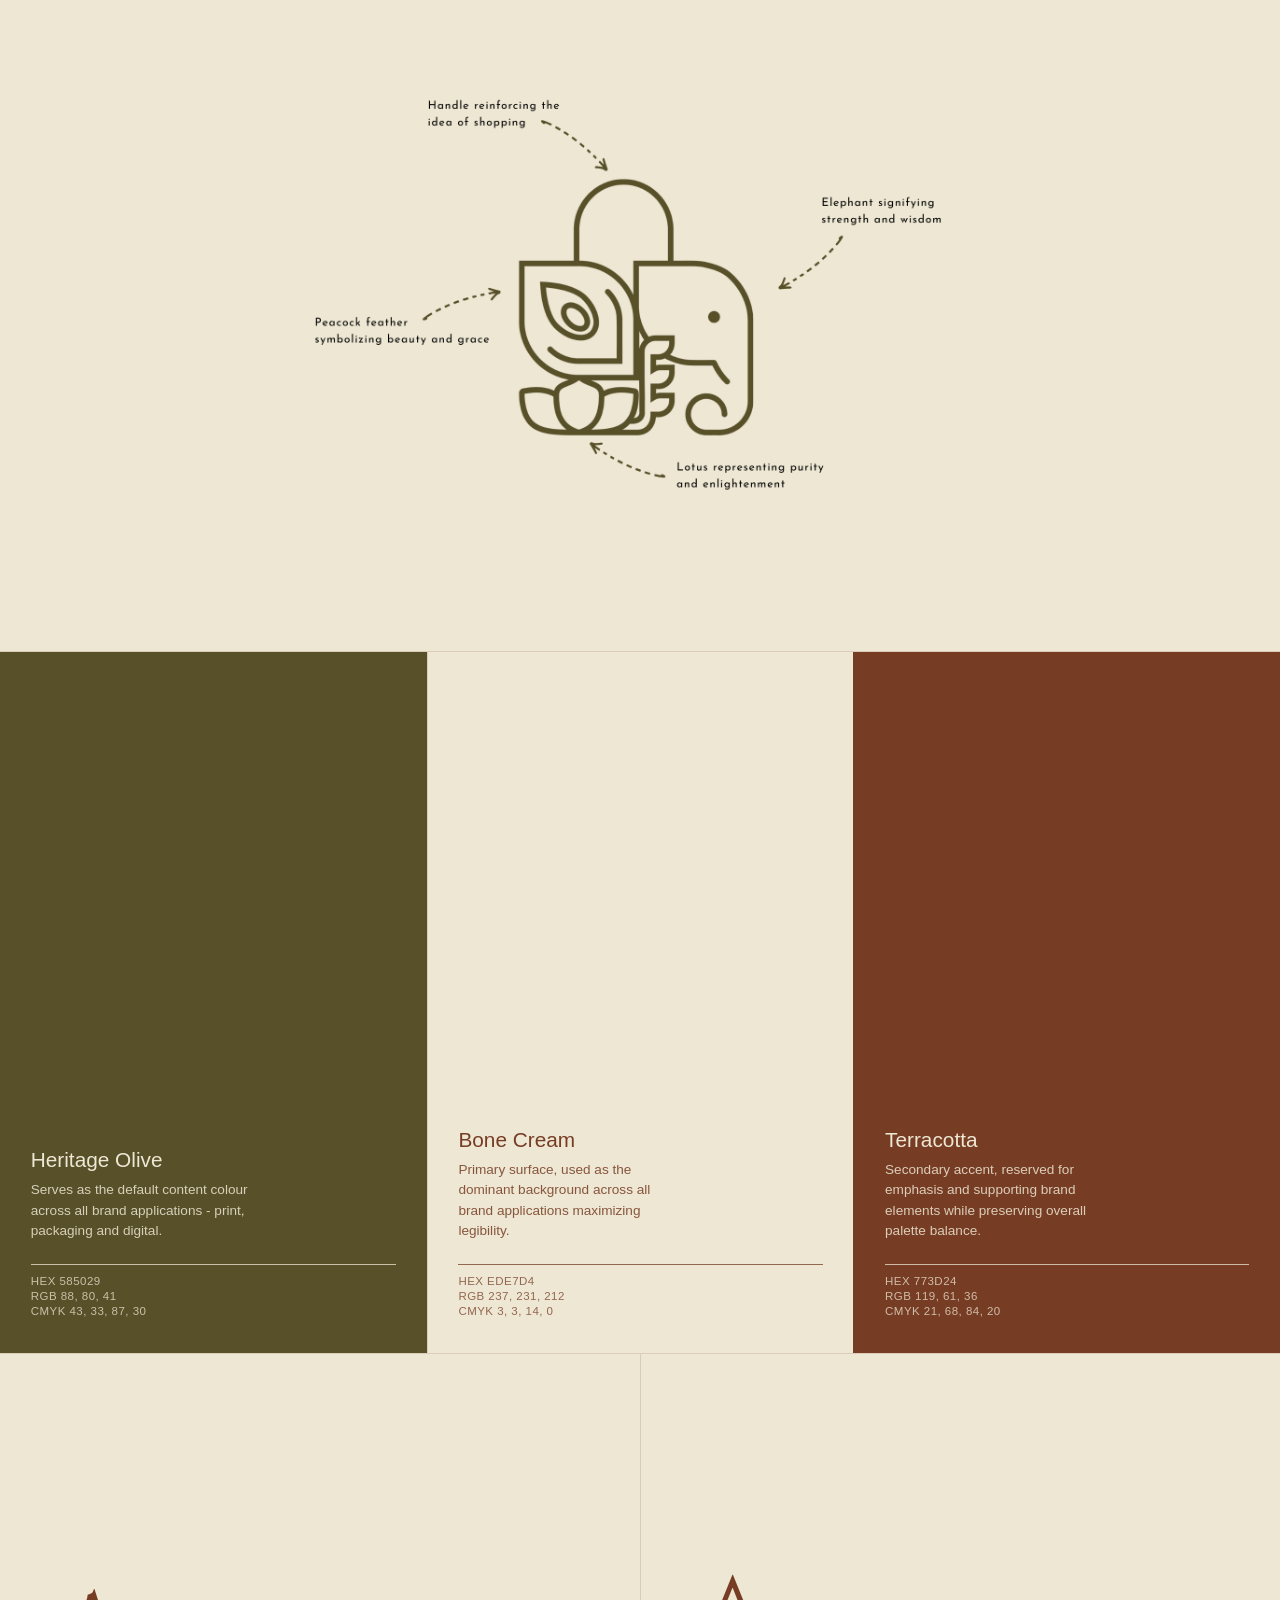
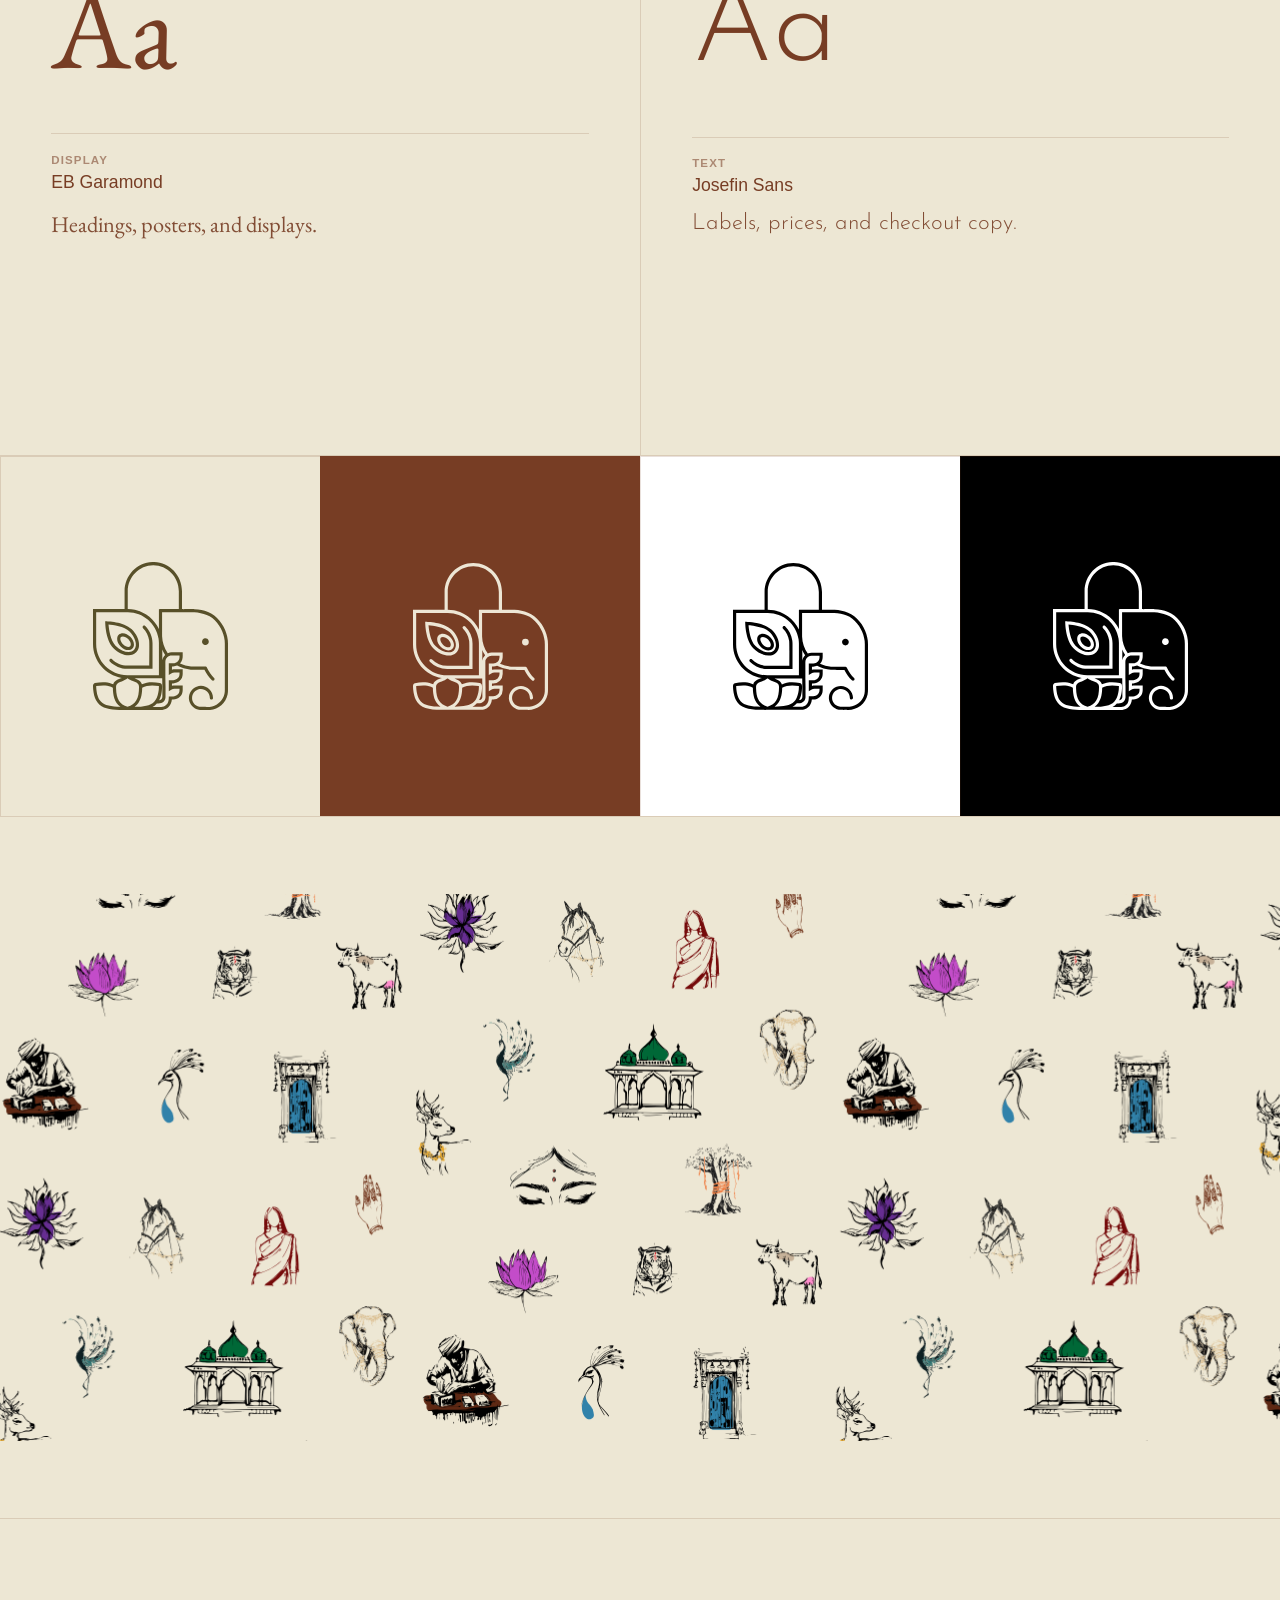
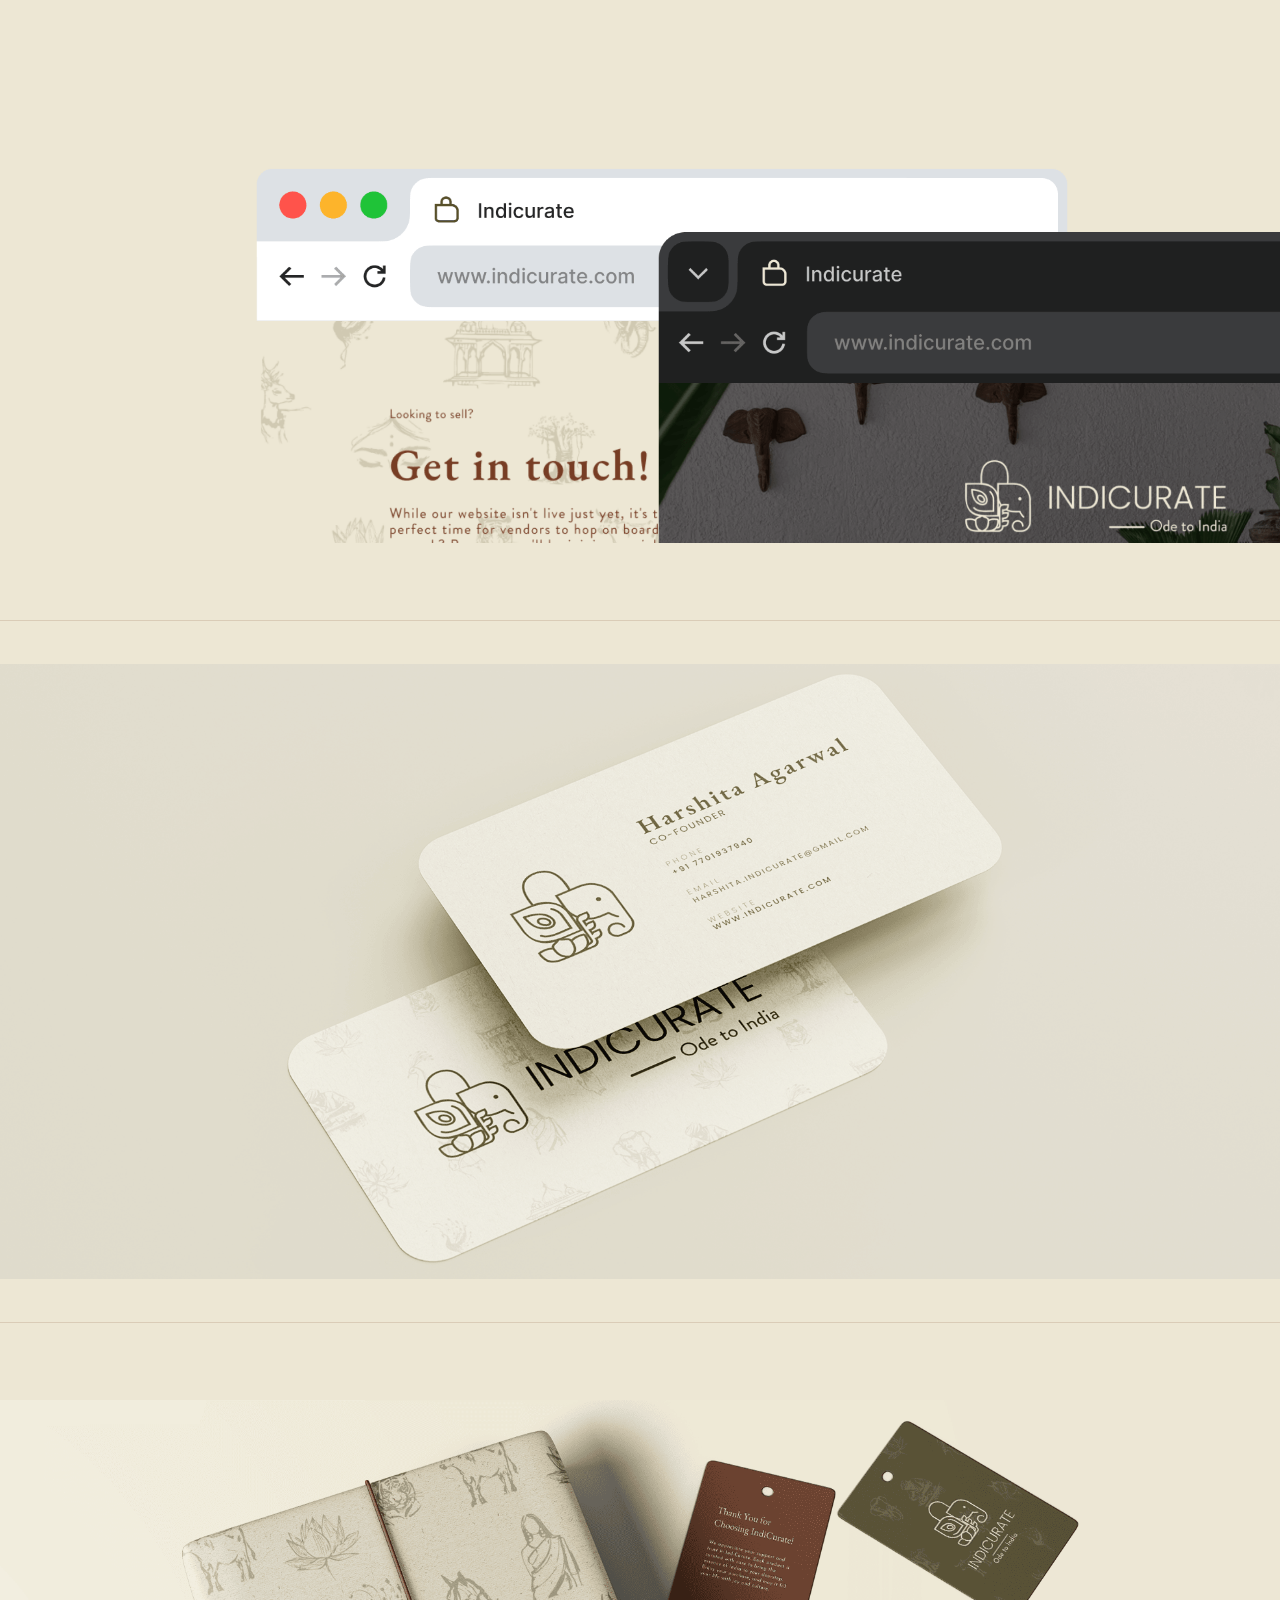
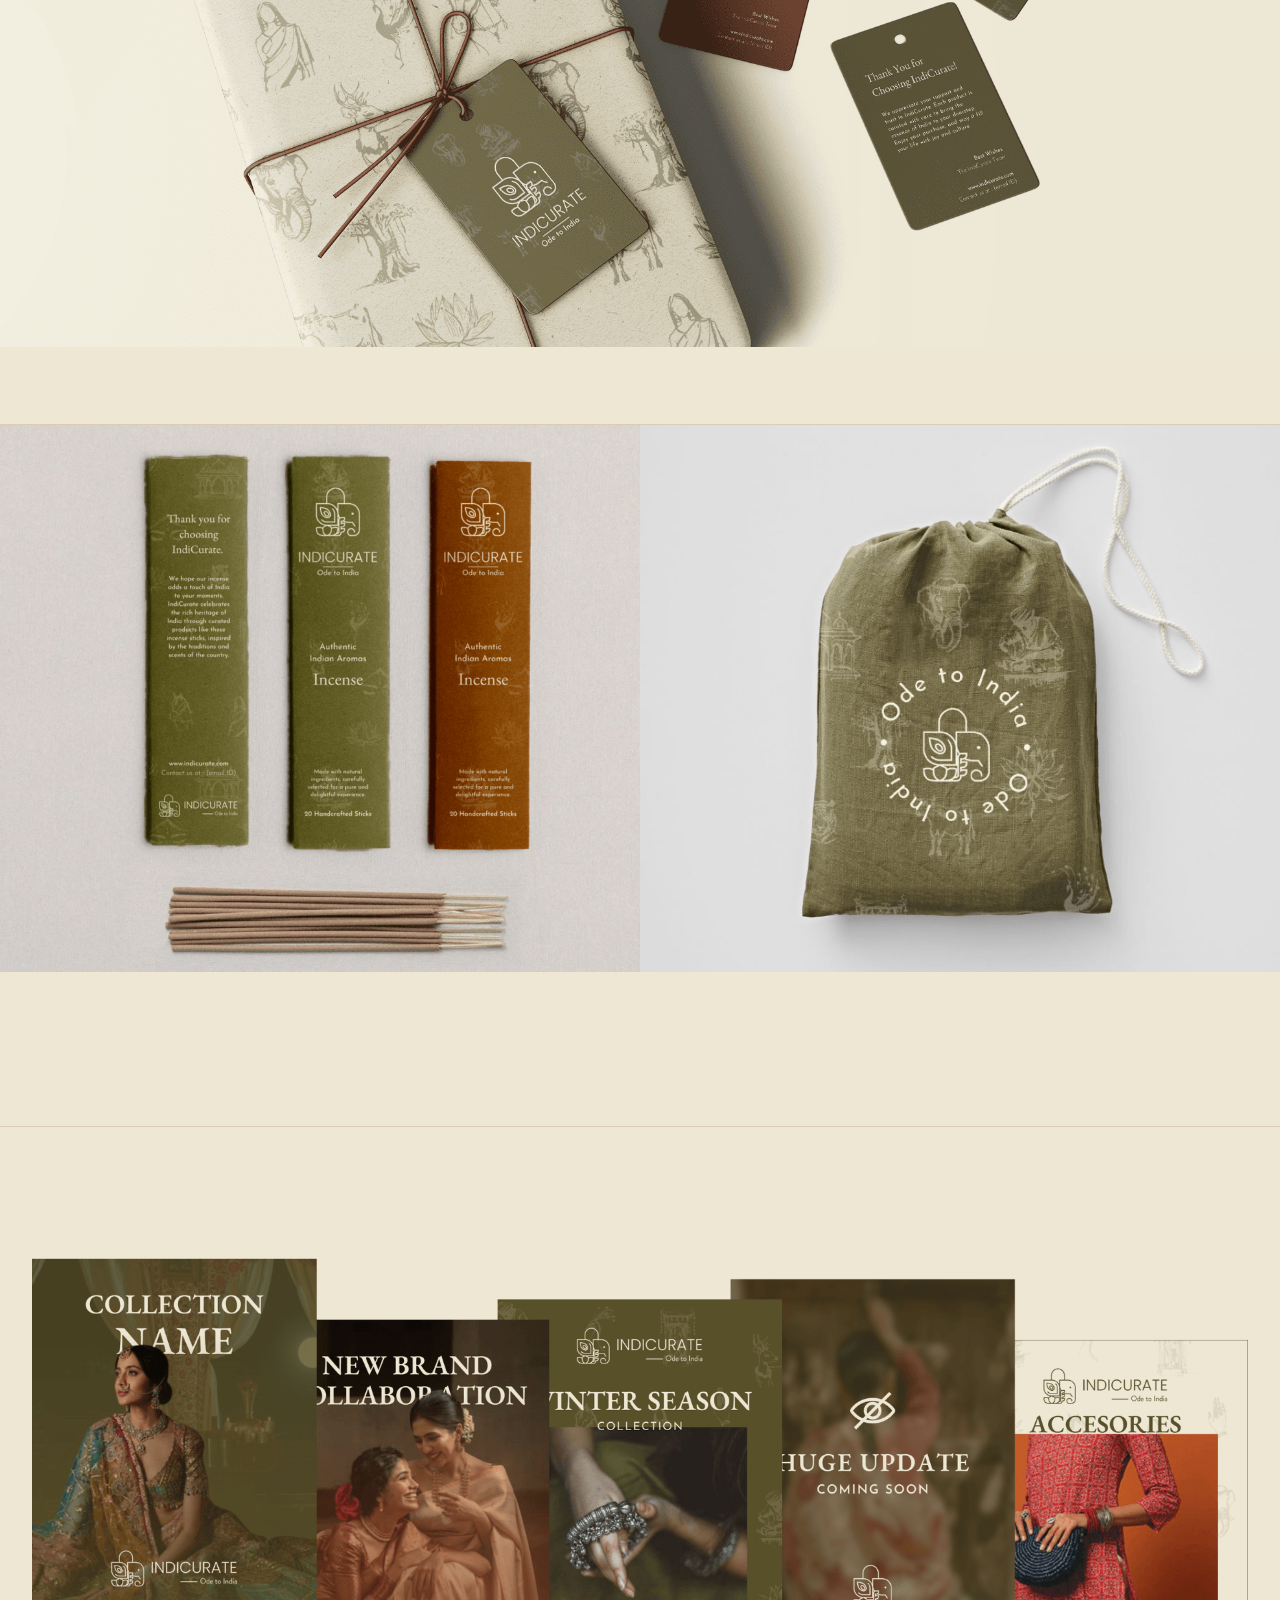
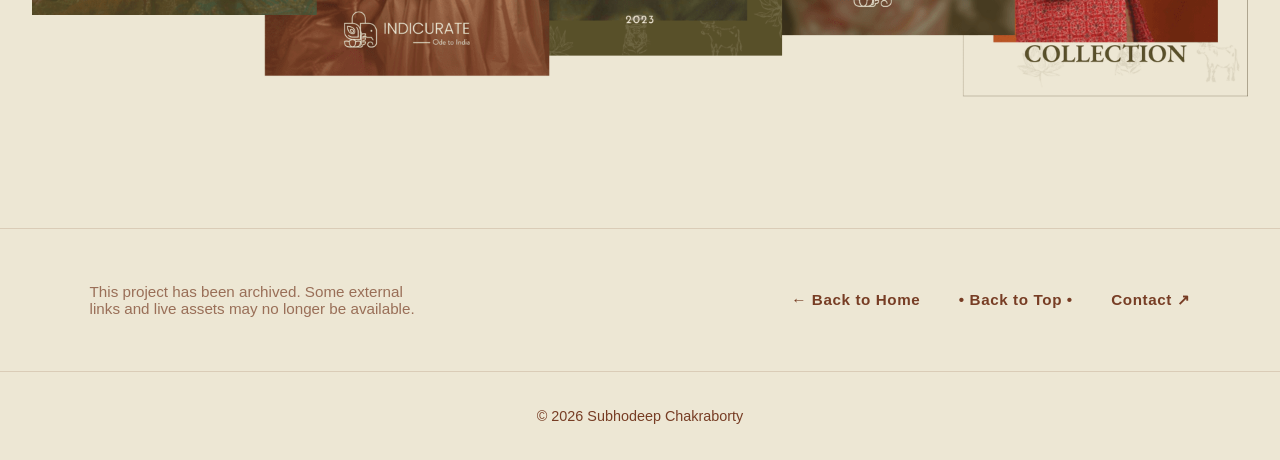
<file: assets/indicurate/indicurate.html>
<!doctype html>
<html lang="en">
  <head>
    <meta charset="UTF-8" />
    <meta name="viewport" content="width=device-width, initial-scale=1.0" />
    <title>Indicurate — Brand Identity | Subhodeep Chakraborty</title>
    <link rel="icon" type="image/svg+xml" href="/assets/chkra.svg"/>
    <link
      href="https://fonts.googleapis.com/css2?family=EB+Garamond:wght@400;700&family=Josefin+Sans:wght@300;400;700&display=swap"
      rel="stylesheet"
    />
    <link rel="stylesheet" href="../../style.css" />
    <link rel="stylesheet" href="../../brands.css" />
    <link rel="stylesheet" href="indicurate.css" />
  </head>
  <body id="top">
    <div class="overlay"><div class="line"></div></div>
    <div id="custom-cursor"><span class="cursor-label"></span></div>

    <header id="main-header" class="brand-header">
      <nav class="navbar">
        <a
          href="../../index.html"
          class="nav-branding splash-trigger"
          data-bg="#F2F0EF"
          data-cursor-label="Home"
        >
          <span role="img" aria-label="Main logo" class="nav-logo brand-logo"></span>
        </a>
        <ul class="nav-menu brand-menu">
          <li class="nav-item">
            <a
              href="../../index.html#work-section"
              class="nav-link splash-trigger"
              data-bg="#F2F0EF"
              >WORK ↗</a
            >
          </li>
          <li class="nav-item">
            <a
              href="../../about.html"
              class="nav-link splash-trigger"
              data-bg="#F2F0EF"
              >ABOUT ↗</a
            >
          </li>
        </ul>
        <div class="hamburger" role="button" tabindex="0" aria-label="Toggle navigation" aria-expanded="false">
          <span class="bar brand-bar"></span><span class="bar brand-bar"></span
          ><span class="bar brand-bar"></span>
        </div>
      </nav>
    </header>

    <main class="brand-plates">
      <!-- 1 — Hero lockup: logo + wordmark + tagline, one file, nothing else -->
      <section class="plate plate-hero full-bleed reveal">
        <div class="media contain">
          <img
            src="./lockup.svg"
            class="show-desktop"
            alt="Indicurate — logo, wordmark and tagline"
          />
          <img
            src="./lockup-mobile.svg"
            style="padding: 6vh 16vw 12vh 16vw"
            class="show-mobile"
            alt="Indicurate — logo, wordmark and tagline"
          />
        </div>
      </section>

      <!-- 2 — Intro: mark on the left, spec panel on the right -->
      <section class="plate plate-intro padded reveal">
        <div class="intro-media">
          <div class="media contain">
            <img loading="lazy" decoding="async" src="./indicurate.svg" alt="Indicurate logo mark" />
          </div>
        </div>
        <div class="intro-info">
          <h1 class="brand-heading intro-name">Indicurate</h1>
          <div class="meta-panel">
            <div class="meta-row">
              <span class="meta-key">Type</span
              ><span class="meta-val">Brand Identity</span>
            </div>
            <div class="meta-row">
              <span class="meta-key">Client</span
              ><span class="meta-val">Indicurate</span>
            </div>
            <div class="meta-row">
              <span class="meta-key">Year</span
              ><span class="meta-val">2023</span>
            </div>
          </div>
          <p class="meta-desc">
            An e-commerce marketplace bringing indigenous Indian fashion, decor,
            accessories and packaged F&amp;B to the diaspora abroad.
          </p>
        </div>
      </section>

      <!-- 3 — Logo meaning -->
      <section class="plate plate-meaning full-bleed reveal">
        <div class="media contain">
          <img loading="lazy" decoding="async"
            src="./logo-meaning.png"
            class="show-desktop"
            alt="Indicurate logo construction and meaning"
          />
          <img loading="lazy" decoding="async"
            src="./logo-meaning-phone.png"
            class="show-mobile"
            alt="Indicurate logo construction and meaning"
          />
        </div>
      </section>

      <!-- 4 — Colors -->
      <section class="plate plate-colors reveal">
        <div class="color-col" style="background-color: var(--color-1)">
          <div class="color-name" style="color: var(--color-1-text)">
            Heritage Olive
          </div>
          <p class="color-desc" style="color: var(--color-1-text)">
            Serves as the default content colour across all brand applications -
            print, packaging and digital.
          </p>
          <div
            class="color-codes"
            style="border-top: 1px solid var(--color-1-text)"
          >
            <span style="color: var(--color-1-text)">HEX 585029</span>
            <span style="color: var(--color-1-text)">RGB 88, 80, 41</span>
            <span style="color: var(--color-1-text)">CMYK 43, 33, 87, 30</span>
          </div>
        </div>
        <div class="color-col" style="background-color: var(--color-2)">
          <div class="color-name" style="color: var(--color-2-text)">
            Bone Cream
          </div>
          <p class="color-desc" style="color: var(--color-2-text)">
            Primary surface, used as the dominant background across all brand
            applications maximizing legibility.
          </p>
          <div
            class="color-codes"
            style="border-top: 1px solid var(--color-2-text)"
          >
            <span style="color: var(--color-2-text)">HEX EDE7D4</span>
            <span style="color: var(--color-2-text)">RGB 237, 231, 212</span>
            <span style="color: var(--color-2-text)">CMYK 3, 3, 14, 0</span>
          </div>
        </div>
        <div class="color-col" style="background-color: var(--color-3)">
          <div class="color-name" style="color: var(--color-3-text)">
            Terracotta
          </div>
          <p class="color-desc" style="color: var(--color-3-text)">
            Secondary accent, reserved for emphasis and supporting brand
            elements while preserving overall palette balance.
          </p>
          <div
            class="color-codes"
            style="border-top: 1px solid var(--color-3-text)"
          >
            <span style="color: var(--color-3-text)">HEX 773D24</span>
            <span style="color: var(--color-3-text)">RGB 119, 61, 36</span>
            <span style="color: var(--color-3-text)">CMYK 21, 68, 84, 20</span>
          </div>
        </div>
      </section>

      <!-- 5 — Typography -->
      <section class="plate plate-type reveal">
        <div class="type-col">
          <div
            class="type-specimen"
            style="font-family: var(--brand-font-heading)"
          >
            Aa
          </div>
          <div class="type-caption">
            <span class="type-role">Display</span>
            <span class="type-name">EB Garamond</span>
            <span
              class="type-sample"
              style="font-family: var(--brand-font-heading)"
              >Headings, posters, and displays.</span
            >
          </div>
        </div>
        <div class="type-col">
          <div
            class="type-specimen"
            style="font-family: var(--brand-font-body); font-weight: 300"
          >
            Aa
          </div>
          <div class="type-caption">
            <span class="type-role">Text</span>
            <span class="type-name">Josefin Sans</span>
            <span
              class="type-sample"
              style="font-family: var(--brand-font-body); font-weight: 300"
              >Labels, prices, and checkout copy.</span
            >
          </div>
        </div>
      </section>

      <!-- 6 — Logo versatility -->
      <section class="plate plate-versatility full-bleed reveal">
        <div class="versatility-card on-light">
          <div class="media contain">
            <img loading="lazy" decoding="async" src="./indicurate.svg" alt="Indicurate primary mark" />
          </div>
        </div>
        <div class="versatility-card on-dark">
          <div class="media contain">
            <img loading="lazy" decoding="async"
              src="./indicurate-cream.svg"
              alt="Indicurate vertical lockup"
            />
          </div>
        </div>
        <div class="versatility-card on-white">
          <div class="media contain">
            <img loading="lazy" decoding="async"
              src="./indicurate-black.svg"
              alt="Indicurate reversed mark, white on dark"
            />
          </div>
        </div>
        <div class="versatility-card on-black">
          <div class="media contain">
            <img loading="lazy" decoding="async"
              src="./indicurate-white.svg"
              alt="Indicurate monochrome mark, black"
            />
          </div>
        </div>
      </section>

      <!-- 7+ — Applications, one composition per plate -->
      <section class="plate plate-application full-bleed reveal mobile-crop">
        <div class="media cover">
          <img loading="lazy" decoding="async"
            src="./pattern.svg"
            alt="Indicurate pattern, full color, monotone light and monotone dark"
          />
        </div>
      </section>

      <section class="plate plate-application full-bleed reveal">
        <div class="media cover"><img loading="lazy" decoding="async" src="./favicon.png" alt="Indicurate favicon"></div>
      </section>

      <section class="plate plate-application full-bleed reveal mobile-crop">
        <div class="media cover">
          <img loading="lazy" decoding="async" src="./business-cards.png" alt="Indicurate business cards" />
        </div>
      </section>

      <section class="plate plate-application full-bleed reveal mobile-crop">
        <div class="media cover">
          <img loading="lazy" decoding="async" src="./packaging.png" alt="Indicurate thank-you card" />
        </div>
      </section>

      <section class="plate plate-application full-bleed reveal show-desktop">
        <div class="media cover">
          <img loading="lazy" decoding="async"
            src="./merch.png"
            alt="Indicurate incense and potpourri packaging"
          />
        </div>
      </section>
      <section class="plate plate-application full-bleed reveal show-mobile">
        <div class="media cover">
          <img loading="lazy" decoding="async"
            src="./bag-pattern.png"
            alt="Indicurate incense and potpourri packaging"
          />
        </div>
      </section>
      <section class="plate plate-application full-bleed reveal show-mobile">
        <div class="media cover">
          <img loading="lazy" decoding="async"
            src="./incense.png"
            alt="Indicurate incense and potpourri packaging"
          />
        </div>
      </section>

      <section class="plate plate-application full-bleed reveal">
        <div class="media cover">
          <img loading="lazy" decoding="async" src="./socials.png" alt="Indicurate social media template" />
        </div>
      </section>

      <!-- Closing -->
      <section class="plate plate-closing">
        <p class="closing-note">
          This project has been archived. Some external links and live assets
          may no longer be available.
        </p>
        <div class="closing-links">
          <a
            href="../../index.html#work-section"
            class="splash-trigger"
            data-bg="#F2F0EF"
            data-cursor-label="Home"
            >← Back to Home</a
          >
          <a href="#top" data-cursor-label="Scroll Up"> • Back to Top • </a>
          <a
            href="../../about.html#contact"
            class="splash-trigger"
            data-bg="#F2F0EF"
            data-cursor-label="Talk"
            >Contact ↗</a
          >
        </div>
      </section>
    </main>

    <footer class="footer brand-footer">
      <p>© 2026 Subhodeep Chakraborty</p>
    </footer>

    <script src="https://cdnjs.cloudflare.com/ajax/libs/gsap/3.12.1/gsap.min.js"></script>
    <script src="../../script.js"></script>
  </body>
</html>
</file>
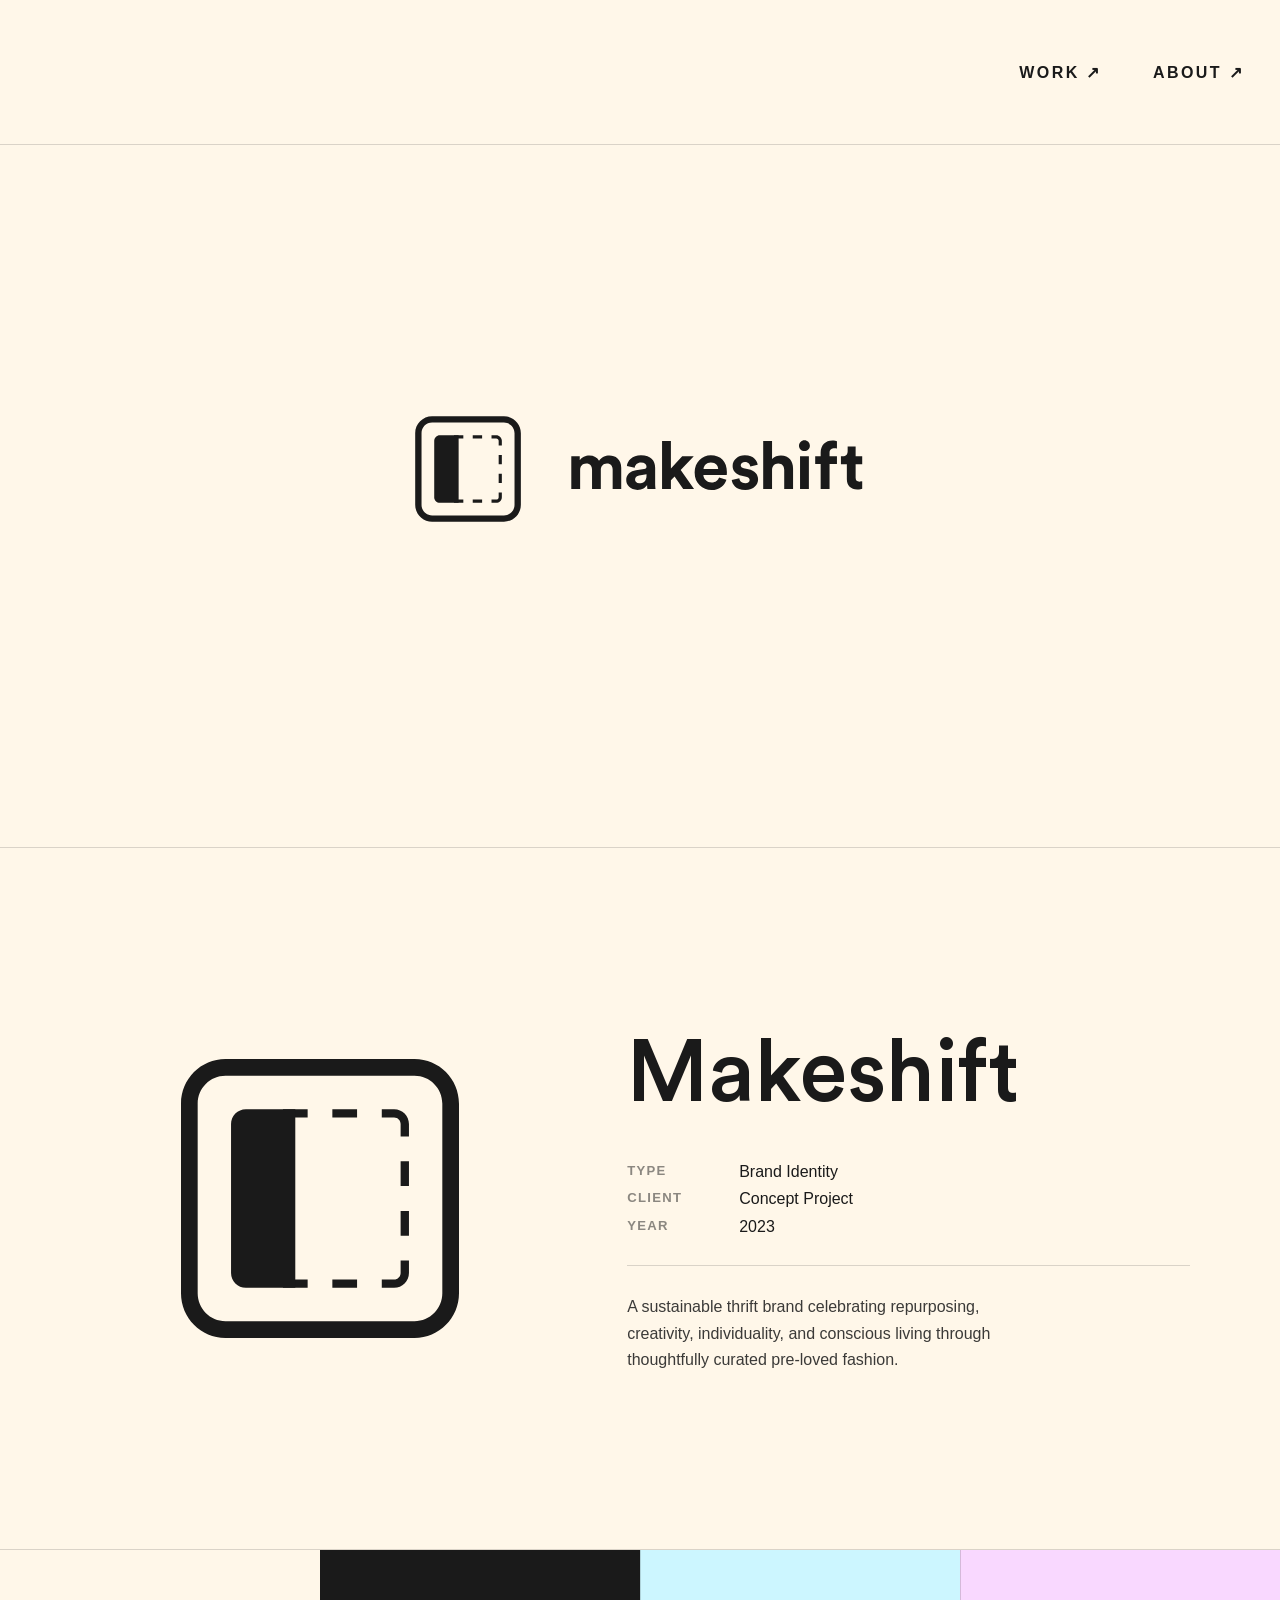
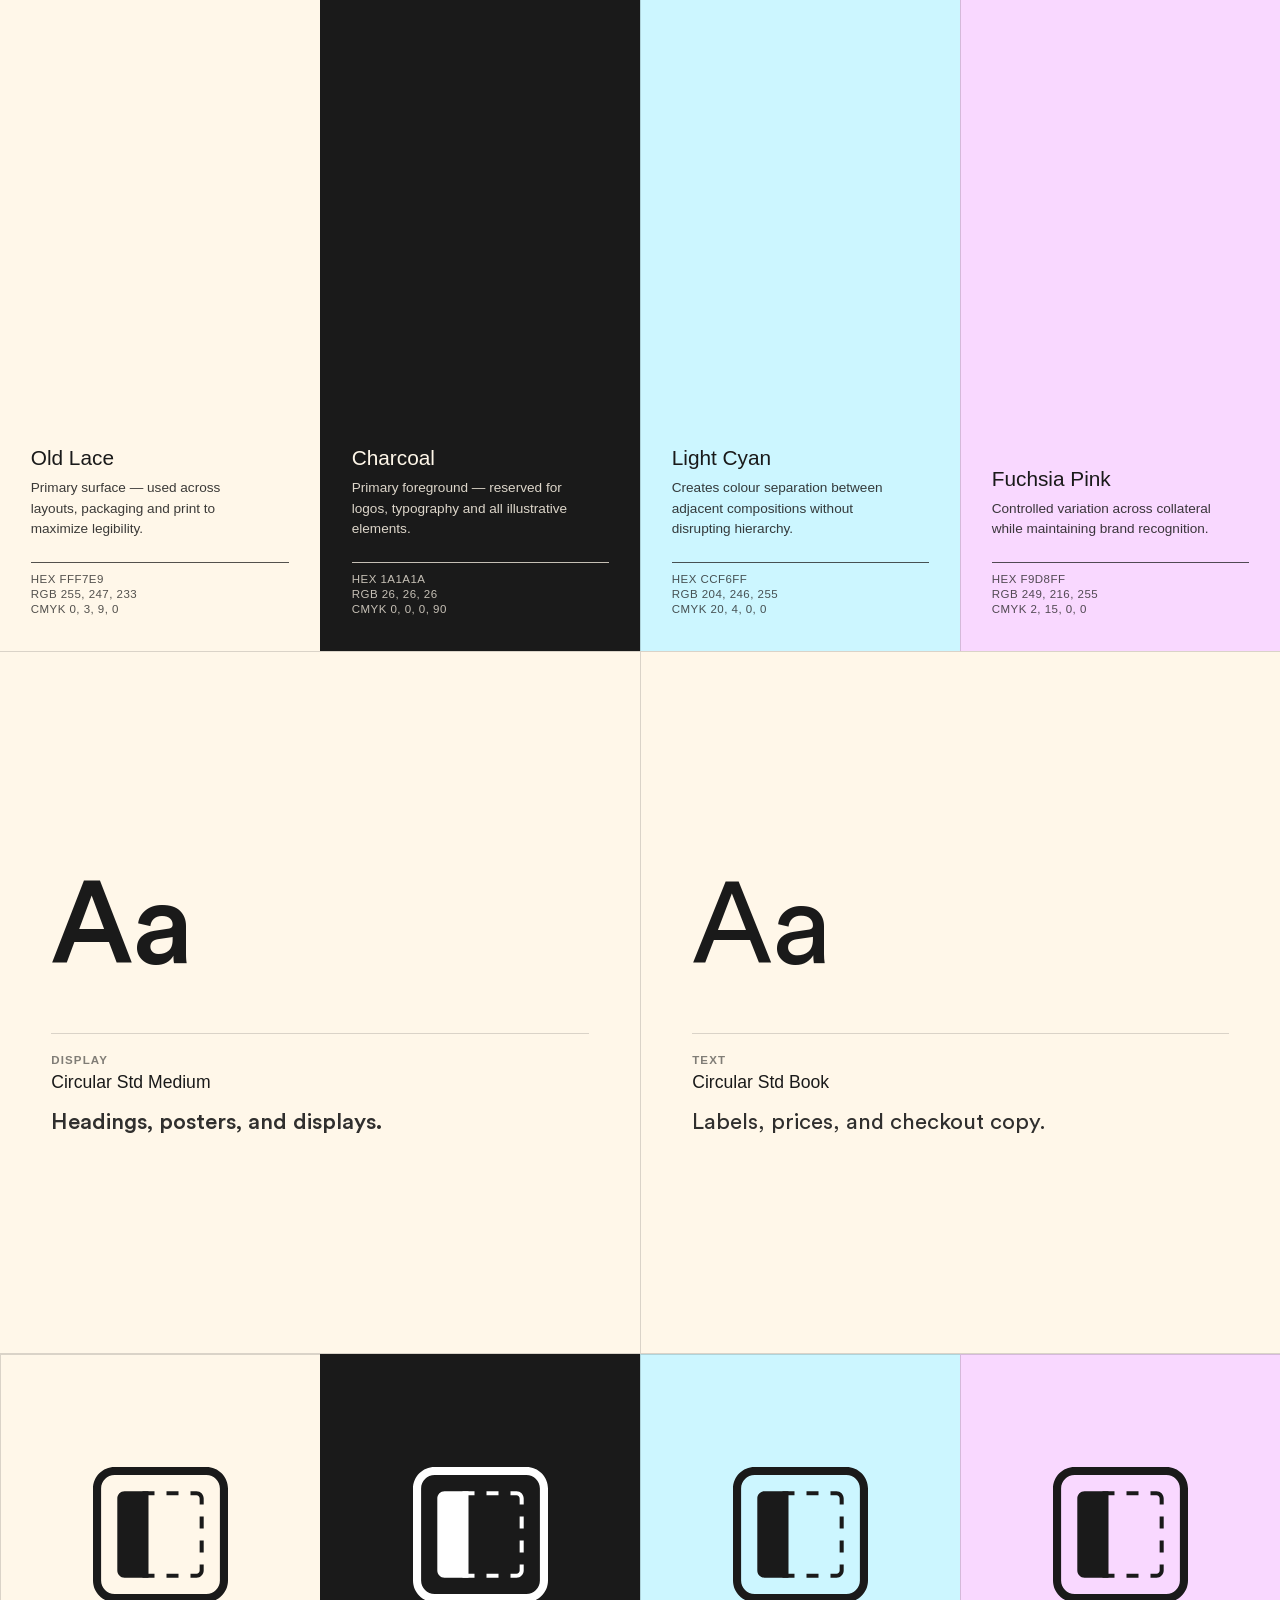
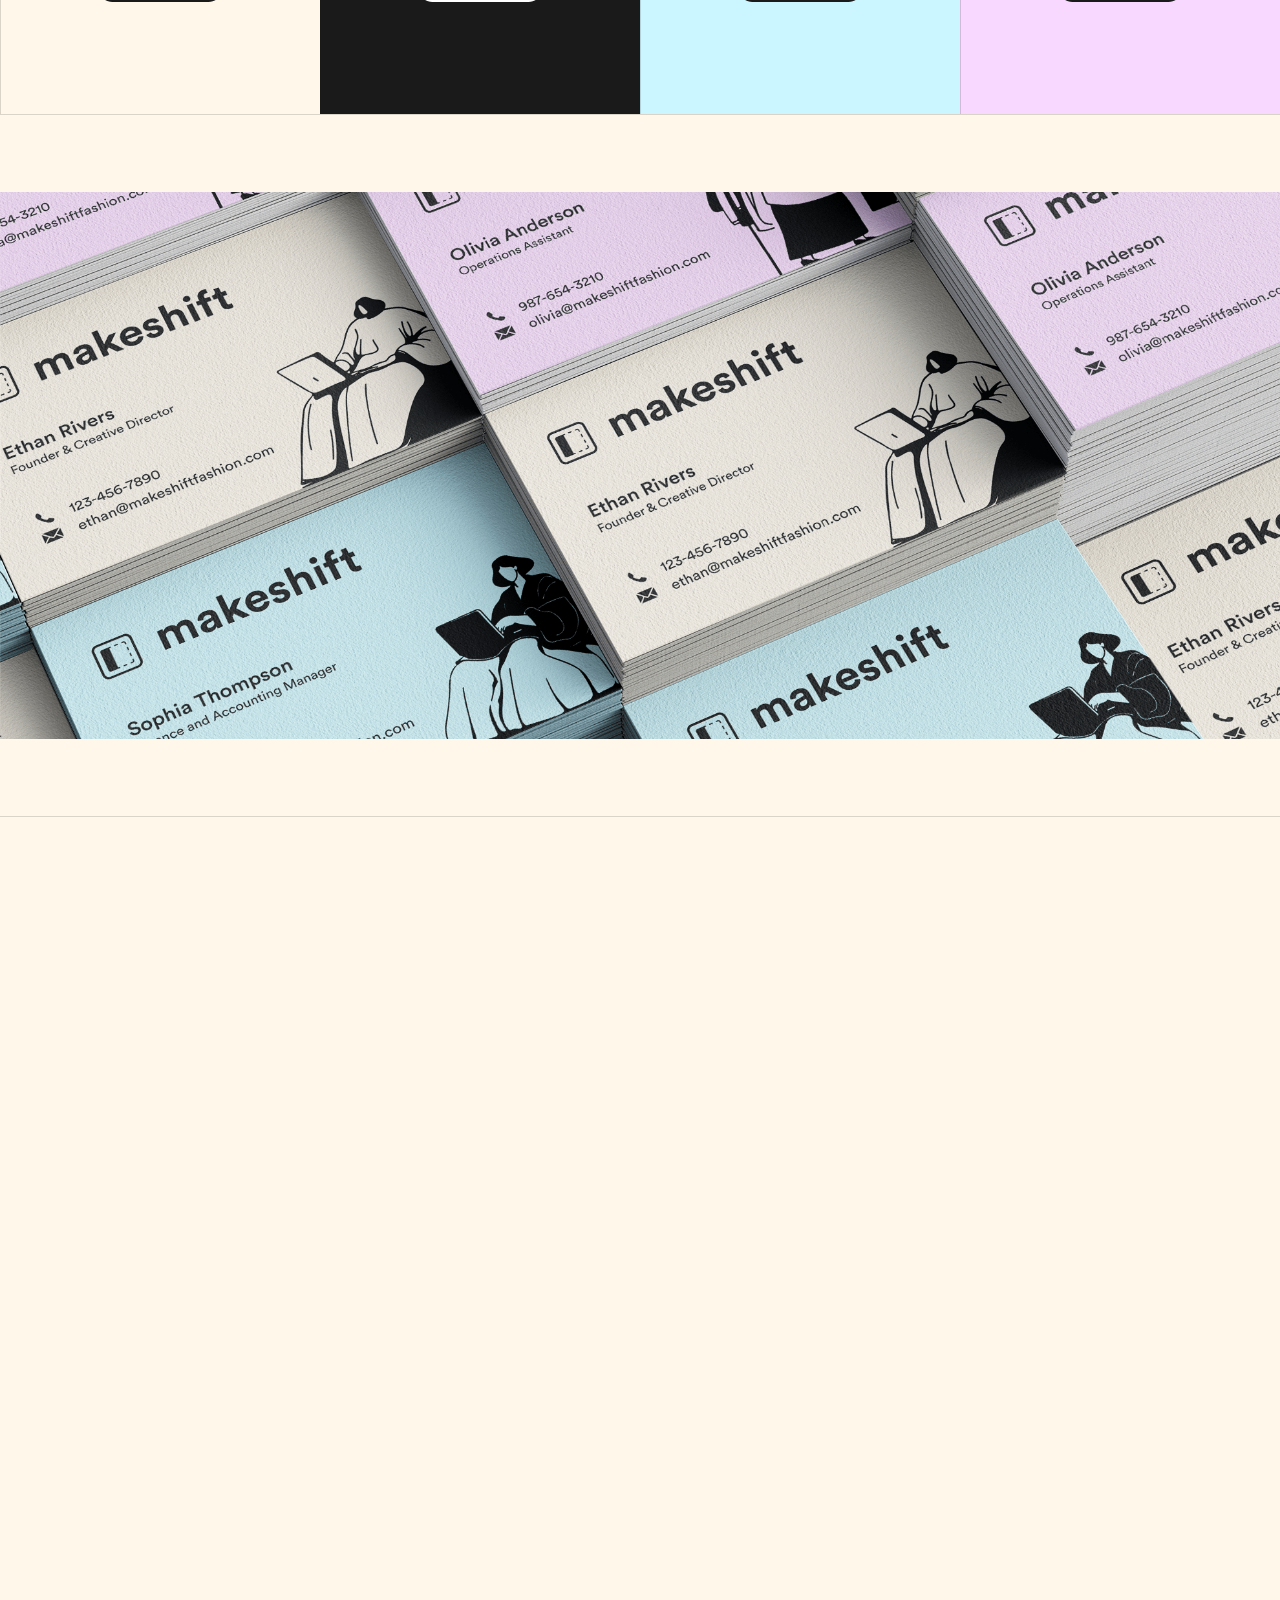
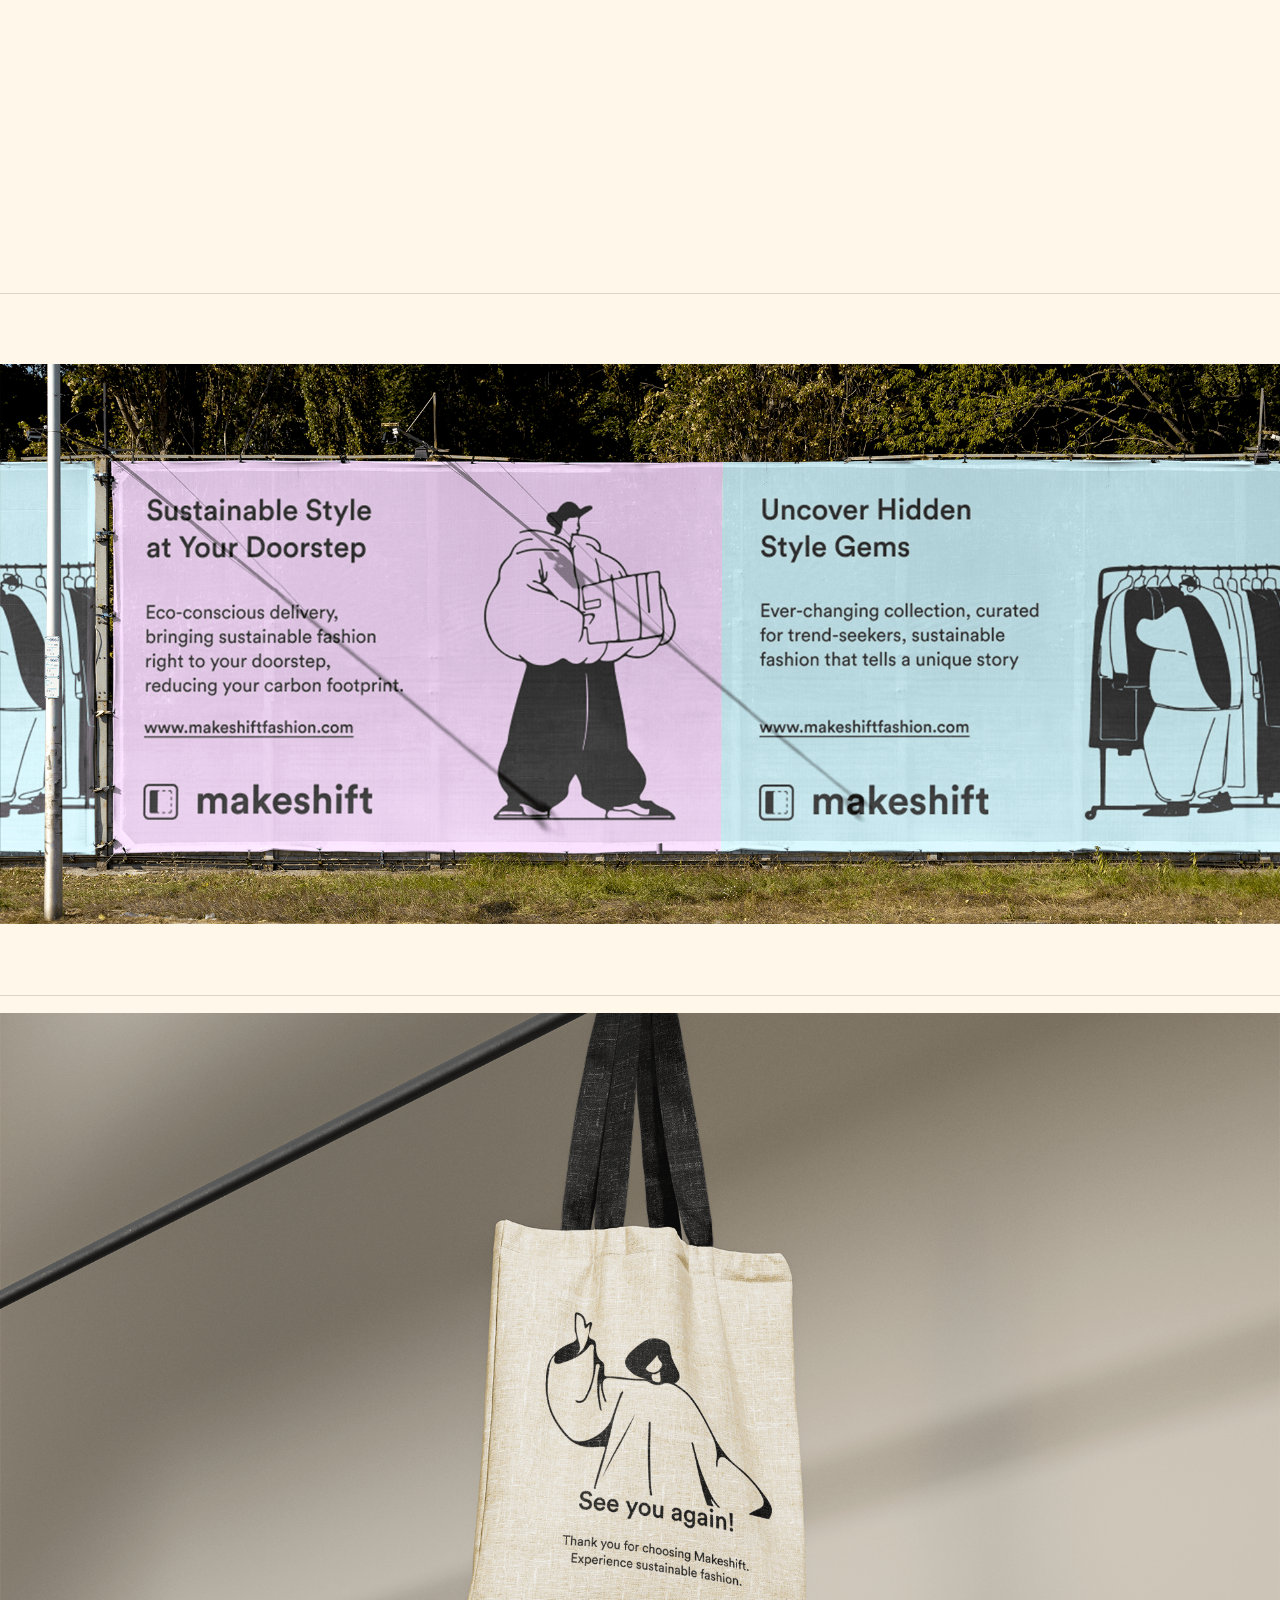
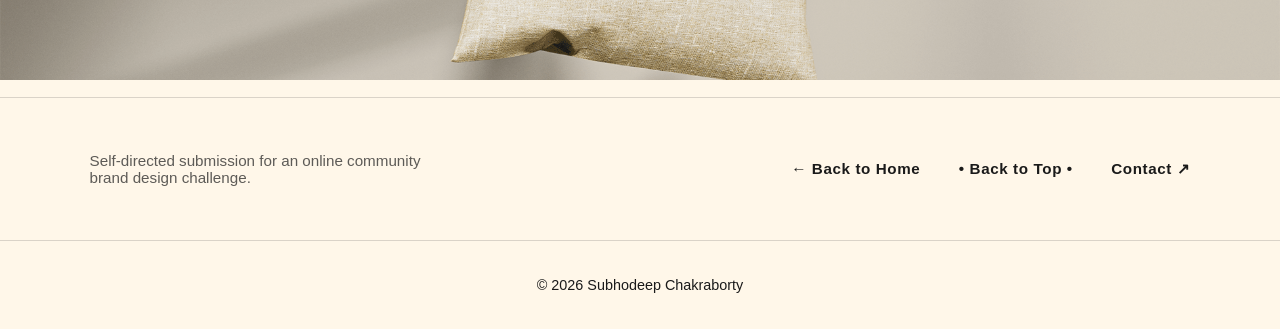
<file: assets/makeshift/makeshift.html>
<!doctype html>
<html lang="en">
  <head>
    <meta charset="UTF-8" />
    <meta name="viewport" content="width=device-width, initial-scale=1.0" />
    <title>Makeshift — Brand Identity | Subhodeep Chakraborty</title>
    <link rel="icon" type="image/svg+xml" href="/assets/chkra.svg" />
    <link rel="stylesheet" href="../../style.css" />
    <link rel="stylesheet" href="../../brands.css" />
    <link rel="stylesheet" href="makeshift.css" />
  </head>
  <body id="top">
    <div class="overlay"><div class="line"></div></div>
    <div id="custom-cursor"><span class="cursor-label"></span></div>

    <header id="main-header" class="brand-header">
      <nav class="navbar">
        <a
          href="../../index.html"
          class="nav-branding splash-trigger"
          data-bg="#F2F0EF"
          data-cursor-label="Home"
        >
          <span role="img" aria-label="Main logo" class="nav-logo brand-logo"></span>
        </a>
        <ul class="nav-menu brand-menu">
          <li class="nav-item">
            <a
              href="../../index.html#work-section"
              class="nav-link splash-trigger"
              data-bg="#F2F0EF"
              >WORK ↗</a
            >
          </li>
          <li class="nav-item">
            <a
              href="../../about.html"
              class="nav-link splash-trigger"
              data-bg="#F2F0EF"
              >ABOUT ↗</a
            >
          </li>
        </ul>
        <div class="hamburger" role="button" tabindex="0" aria-label="Toggle navigation" aria-expanded="false">
          <span class="bar brand-bar"></span><span class="bar brand-bar"></span
          ><span class="bar brand-bar"></span>
        </div>
      </nav>
    </header>

    <main class="brand-plates">
      <!-- 1 — Hero lockup: logo + wordmark + tagline, one file, nothing else -->
      <section class="plate plate-hero full-bleed reveal">
        <div class="media contain">
          <img
            src="./lockup.svg"
            class="show-desktop"
            alt="Makeshift — logo and wordmark"
          />
          <img
            src="./lockup-mobile.svg"
            class="show-mobile"
            alt="Makeshift — logo and wordmark"
          />
        </div>
      </section>

      <!-- 2 — Intro: mark on the left, spec panel on the right -->
      <section class="plate plate-intro padded reveal">
        <div class="intro-media">
          <div class="media contain">
            <img loading="lazy" decoding="async" src="./makeshift.svg" alt="Makeshift logo mark" />
          </div>
        </div>
        <div class="intro-info">
          <h1 class="brand-heading intro-name">Makeshift</h1>
          <div class="meta-panel">
            <div class="meta-row">
              <span class="meta-key">Type</span
              ><span class="meta-val">Brand Identity</span>
            </div>
            <div class="meta-row">
              <span class="meta-key">Client</span
              ><span class="meta-val">Concept Project</span>
            </div>
            <div class="meta-row">
              <span class="meta-key">Year</span
              ><span class="meta-val">2023</span>
            </div>
          </div>
          <p class="meta-desc">
            A sustainable thrift brand celebrating repurposing, creativity,
            individuality, and conscious living through thoughtfully curated
            pre-loved fashion.
          </p>
        </div>
      </section>

      <!-- 3 — Logo meaning -->
      <!-- <section class="plate plate-meaning full-bleed reveal">
      <div class="media contain">
        <img loading="lazy" decoding="async" src="./logo-meaning.png" class="show-desktop" alt="Makeshift logo construction and meaning">
        <img loading="lazy" decoding="async" src="./logo-meaning-phone.png" class="show-mobile" alt="Makeshift logo construction and meaning">
      </div>
    </section> -->

      <!-- 4 — Colors -->
      <section class="plate plate-colors reveal">
        <div class="color-col" style="background-color: var(--color-1)">
          <div class="color-name" style="color: var(--color-1-text)">
            Old Lace
          </div>
          <p class="color-desc" style="color: var(--color-1-text)">
            Primary surface — used across layouts, packaging and print to
            maximize legibility.
          </p>
          <div
            class="color-codes"
            style="border-top: 1px solid var(--color-1-text)"
          >
            <span style="color: var(--color-1-text)">HEX FFF7E9</span>
            <span style="color: var(--color-1-text)">RGB 255, 247, 233</span>
            <span style="color: var(--color-1-text)">CMYK 0, 3, 9, 0</span>
          </div>
        </div>

        <div class="color-col" style="background-color: var(--color-2)">
          <div class="color-name" style="color: var(--color-2-text)">
            Charcoal
          </div>
          <p class="color-desc" style="color: var(--color-2-text)">
            Primary foreground — reserved for logos, typography and all
            illustrative elements.
          </p>
          <div
            class="color-codes"
            style="border-top: 1px solid var(--color-2-text)"
          >
            <span style="color: var(--color-2-text)">HEX 1A1A1A</span>
            <span style="color: var(--color-2-text)">RGB 26, 26, 26</span>
            <span style="color: var(--color-2-text)">CMYK 0, 0, 0, 90</span>
          </div>
        </div>

        <div class="color-col" style="background-color: var(--color-3)">
          <div class="color-name" style="color: var(--color-3-text)">
            Light Cyan
          </div>
          <p class="color-desc" style="color: var(--color-3-text)">
            Creates colour separation between adjacent compositions without
            disrupting hierarchy.
          </p>
          <div
            class="color-codes"
            style="border-top: 1px solid var(--color-3-text)"
          >
            <span style="color: var(--color-3-text)">HEX CCF6FF</span>
            <span style="color: var(--color-3-text)">RGB 204, 246, 255</span>
            <span style="color: var(--color-3-text)">CMYK 20, 4, 0, 0</span>
          </div>
        </div>

        <div class="color-col" style="background-color: var(--color-4)">
          <div class="color-name" style="color: var(--color-4-text)">
            Fuchsia Pink
          </div>
          <p class="color-desc" style="color: var(--color-4-text)">
            Controlled variation across collateral while maintaining brand
            recognition.
          </p>
          <div
            class="color-codes"
            style="border-top: 1px solid var(--color-4-text)"
          >
            <span style="color: var(--color-4-text)">HEX F9D8FF</span>
            <span style="color: var(--color-4-text)">RGB 249, 216, 255</span>
            <span style="color: var(--color-4-text)">CMYK 2, 15, 0, 0</span>
          </div>
        </div>
      </section>

      <!-- 5 — Typography -->
      <section class="plate plate-type reveal">
        <div class="type-col">
          <div
            class="type-specimen"
            style="font-family: var(--brand-font-heading)"
          >
            Aa
          </div>
          <div class="type-caption">
            <span class="type-role">Display</span>
            <span class="type-name">Circular Std Medium</span>
            <span
              class="type-sample"
              style="font-family: var(--brand-font-heading)"
              >Headings, posters, and displays.</span
            >
          </div>
        </div>
        <div class="type-col">
          <div
            class="type-specimen"
            style="font-family: var(--brand-font-body)"
          >
            Aa
          </div>
          <div class="type-caption">
            <span class="type-role">Text</span>
            <span class="type-name">Circular Std Book</span>
            <span
              class="type-sample"
              style="font-family: var(--brand-font-body)"
              >Labels, prices, and checkout copy.</span
            >
          </div>
        </div>
      </section>

      <!-- 6 — Logo versatility -->
      <section class="plate plate-versatility full-bleed reveal">
        <div class="versatility-card on-light">
          <div class="media contain">
            <img loading="lazy" decoding="async" src="./makeshift.svg" alt="Makeshift primary mark" />
          </div>
        </div>
        <div class="versatility-card on-dark">
          <div class="media contain">
            <img loading="lazy" decoding="async" src="./makeshift-white.svg" alt="Makeshift secondary mark" />
          </div>
        </div>
        <div class="versatility-card" style="background-color: var(--color-3)">
          <div class="media contain">
            <img loading="lazy" decoding="async" src="./makeshift.svg" alt="Makeshift mark, on Light Cyan" />
          </div>
        </div>
        <div class="versatility-card" style="background-color: var(--color-4)">
          <div class="media contain">
            <img loading="lazy" decoding="async" src="./makeshift.svg" alt="Makeshift mark, on Fuchsia Pink" />
          </div>
        </div>
      </section>

      <!-- 7+ — Applications, one composition per plate -->
      <section class="plate plate-application full-bleed reveal mobile-crop">
        <div class="media cover">
          <img loading="lazy" decoding="async"
            src="./business-cards.png"
            alt="Makeshift business cards"
          />
        </div>
      </section>

      <section class="plate plate-application full-bleed reveal mobile-crop">
        <div class="media cover">
          <img loading="lazy" decoding="async"
            src="./web.png"
            alt="Makeshift web design"
          />
        </div>
      </section>

      <section class="plate plate-application full-bleed reveal">
        <div class="media cover">
          <img loading="lazy" decoding="async" src="./banner.png" alt="Makeshift banner" />
        </div>
      </section>

      <section class="plate plate-application full-bleed reveal mobile-crop">
        <div class="media cover">
          <img loading="lazy" decoding="async" src="./bag.png" alt="Makeshift shopping bag" />
        </div>
      </section>

      <!-- Closing -->
      <section class="plate plate-closing">
        <p class="closing-note">
          Self-directed submission for an online community brand design challenge.
        </p>
        <div class="closing-links">
          <a
            href="../../index.html#work-section"
            class="splash-trigger"
            data-bg="#F2F0EF"
            data-cursor-label="Home"
            >← Back to Home</a
          >
          <a href="#top" data-cursor-label="Scroll Up"> • Back to Top • </a>
          <a
            href="../../about.html#contact"
            class="splash-trigger"
            data-bg="#F2F0EF"
            data-cursor-label="Talk"
            >Contact ↗</a
          >
        </div>
      </section>
    </main>

    <footer class="footer brand-footer">
      <p>© 2026 Subhodeep Chakraborty</p>
    </footer>

    <script src="https://cdnjs.cloudflare.com/ajax/libs/gsap/3.12.1/gsap.min.js"></script>
    <script src="../../script.js"></script>
  </body>
</html>
</file>
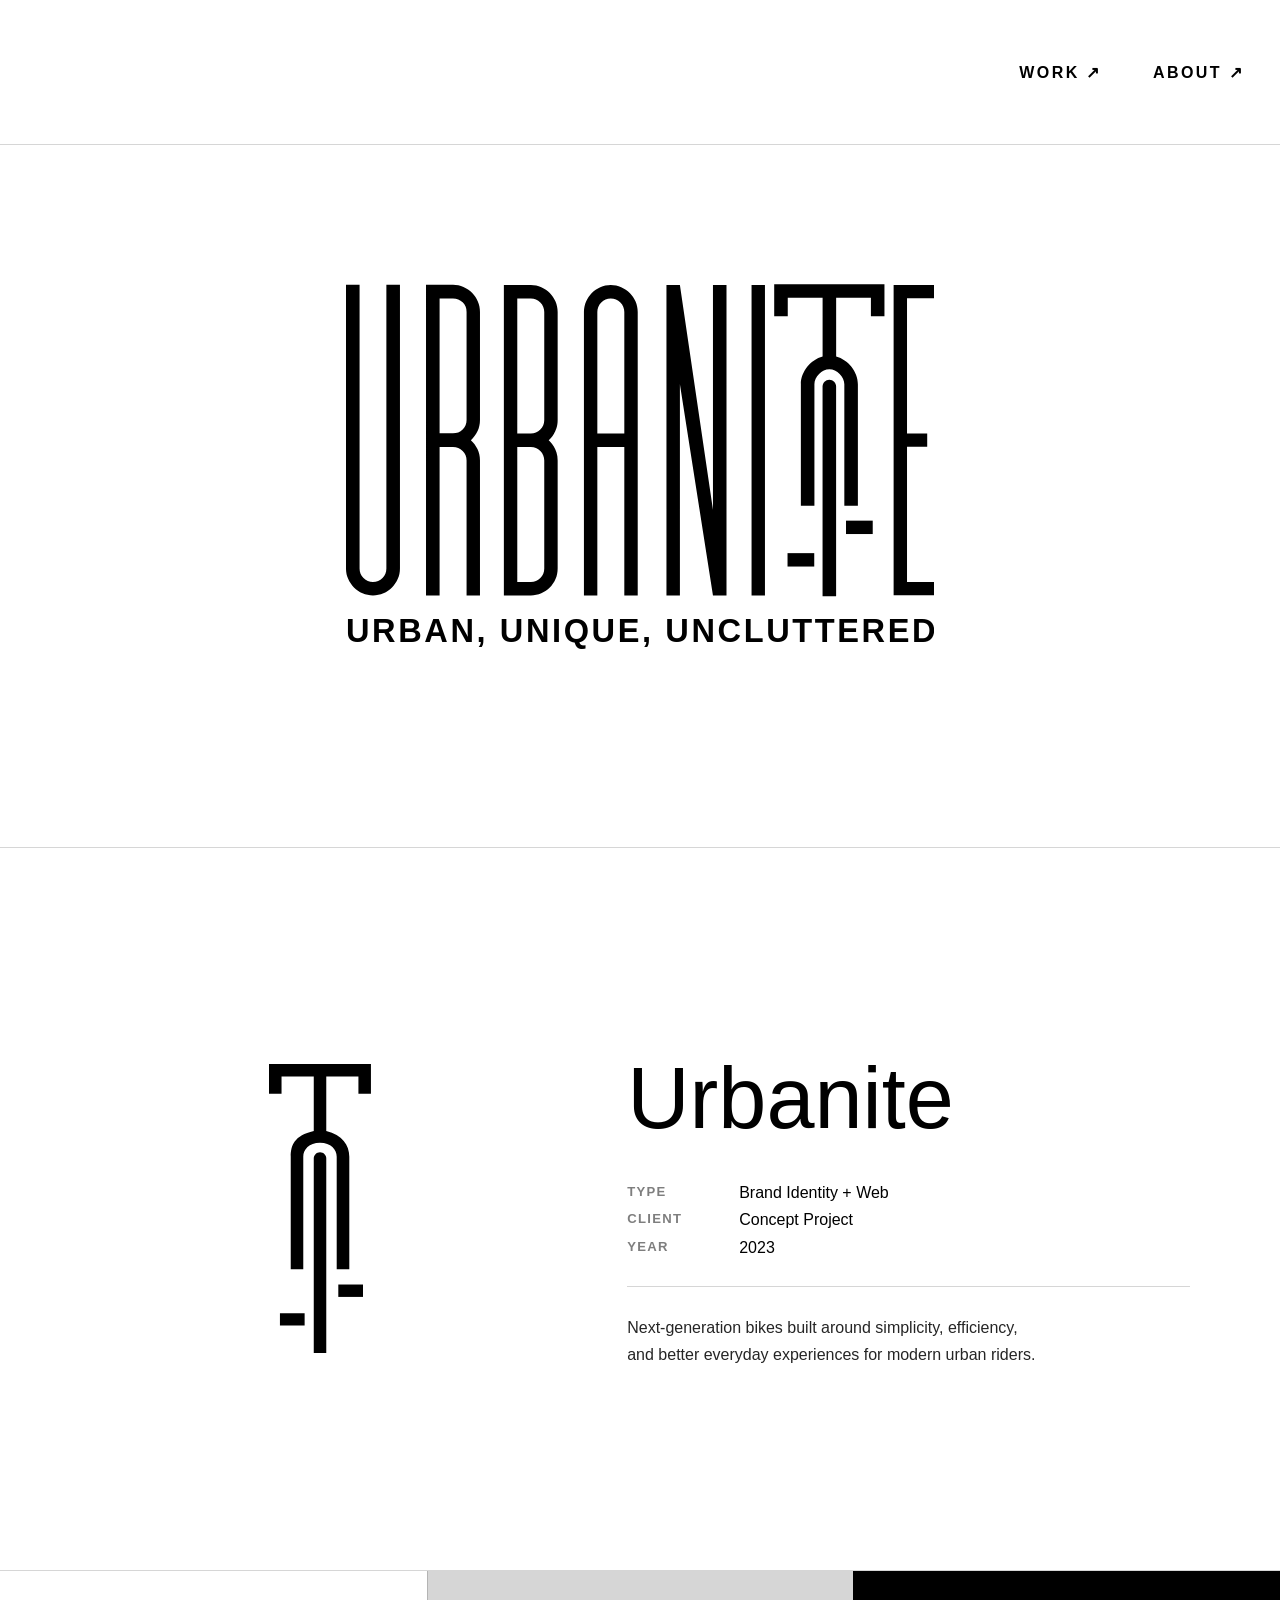
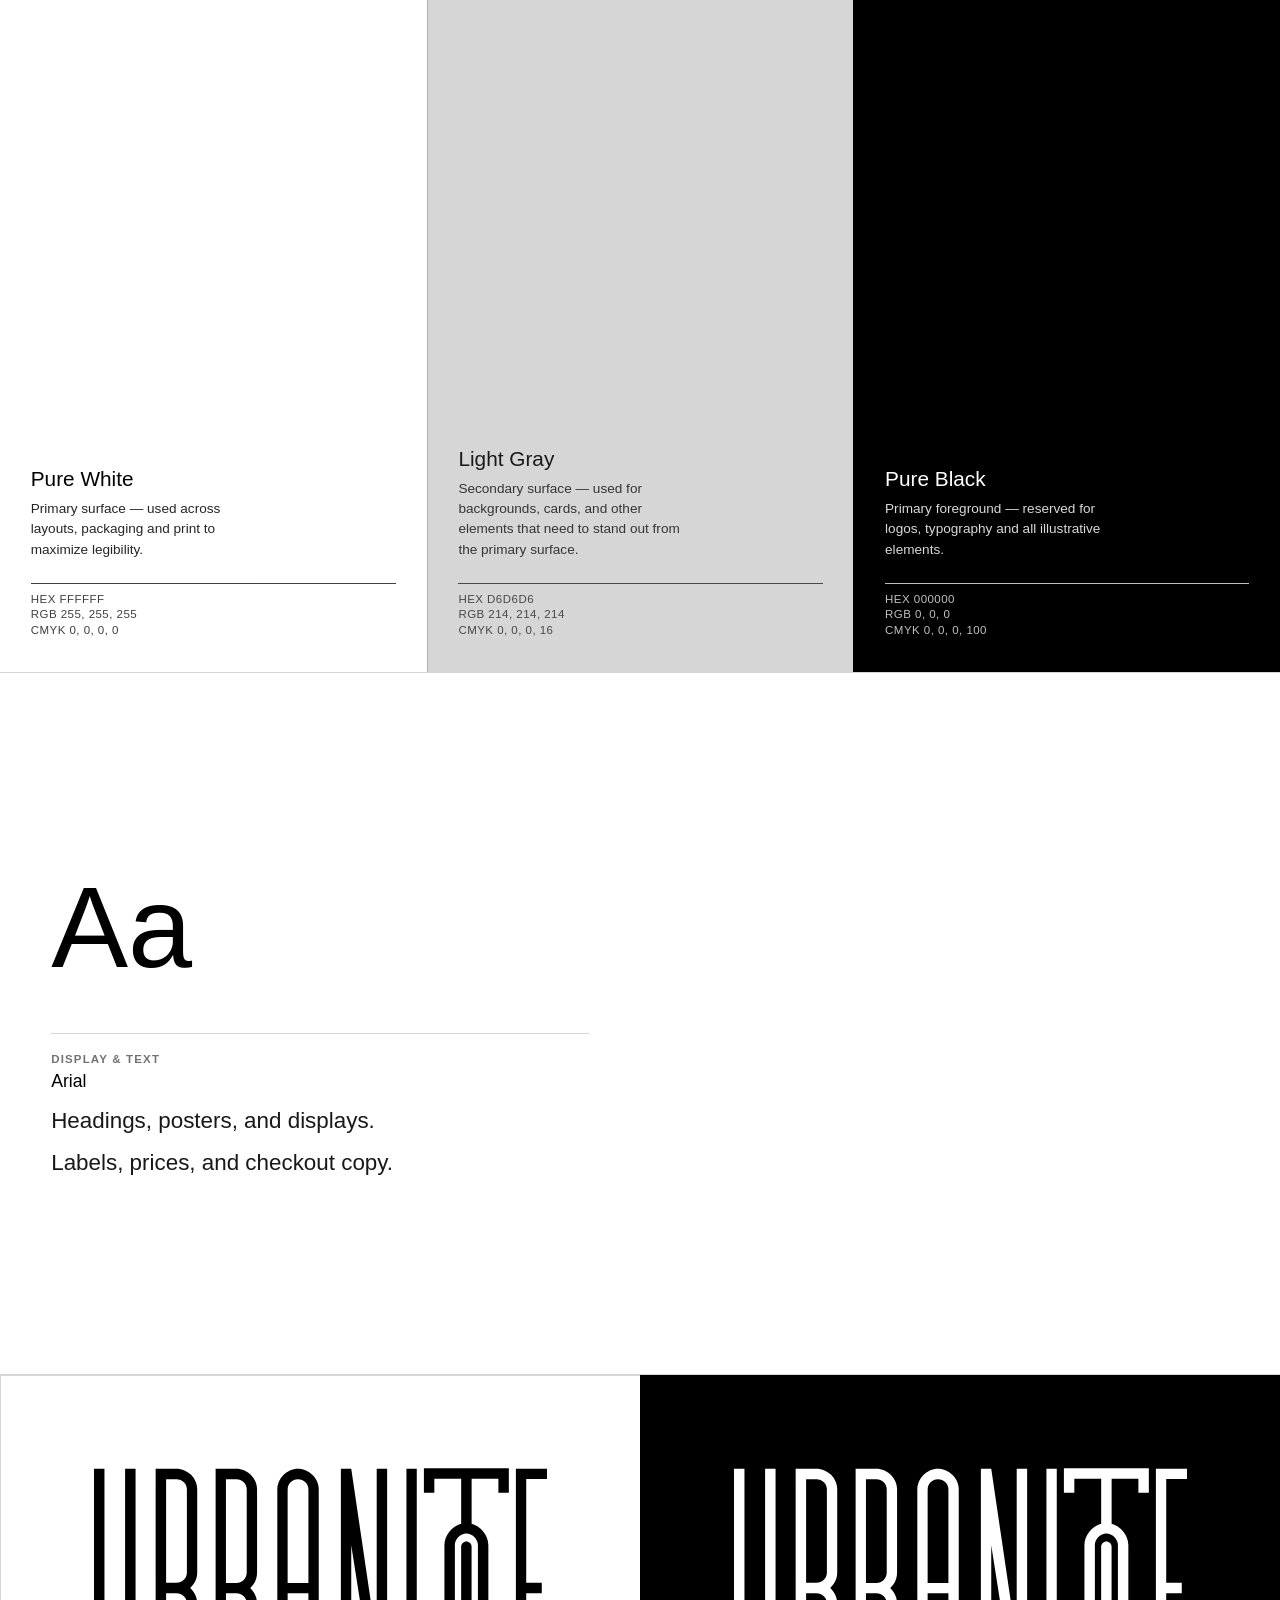
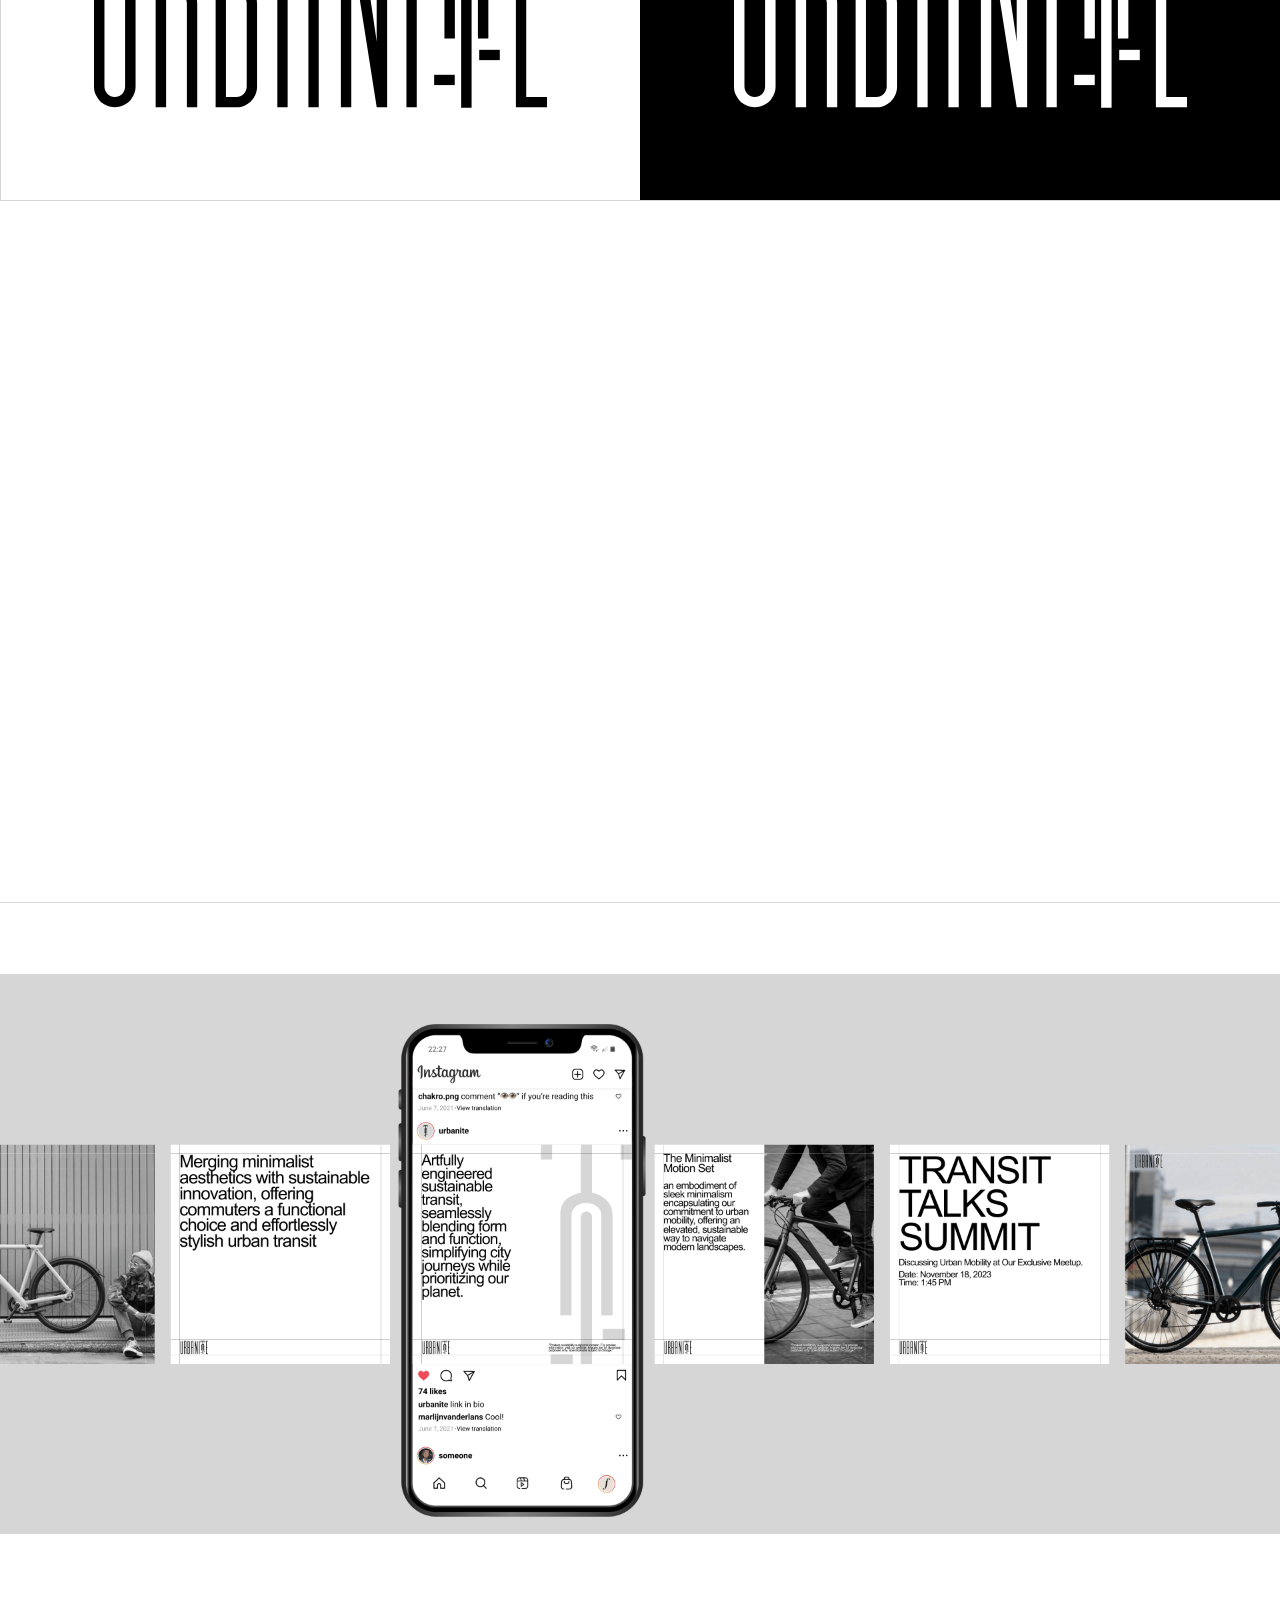
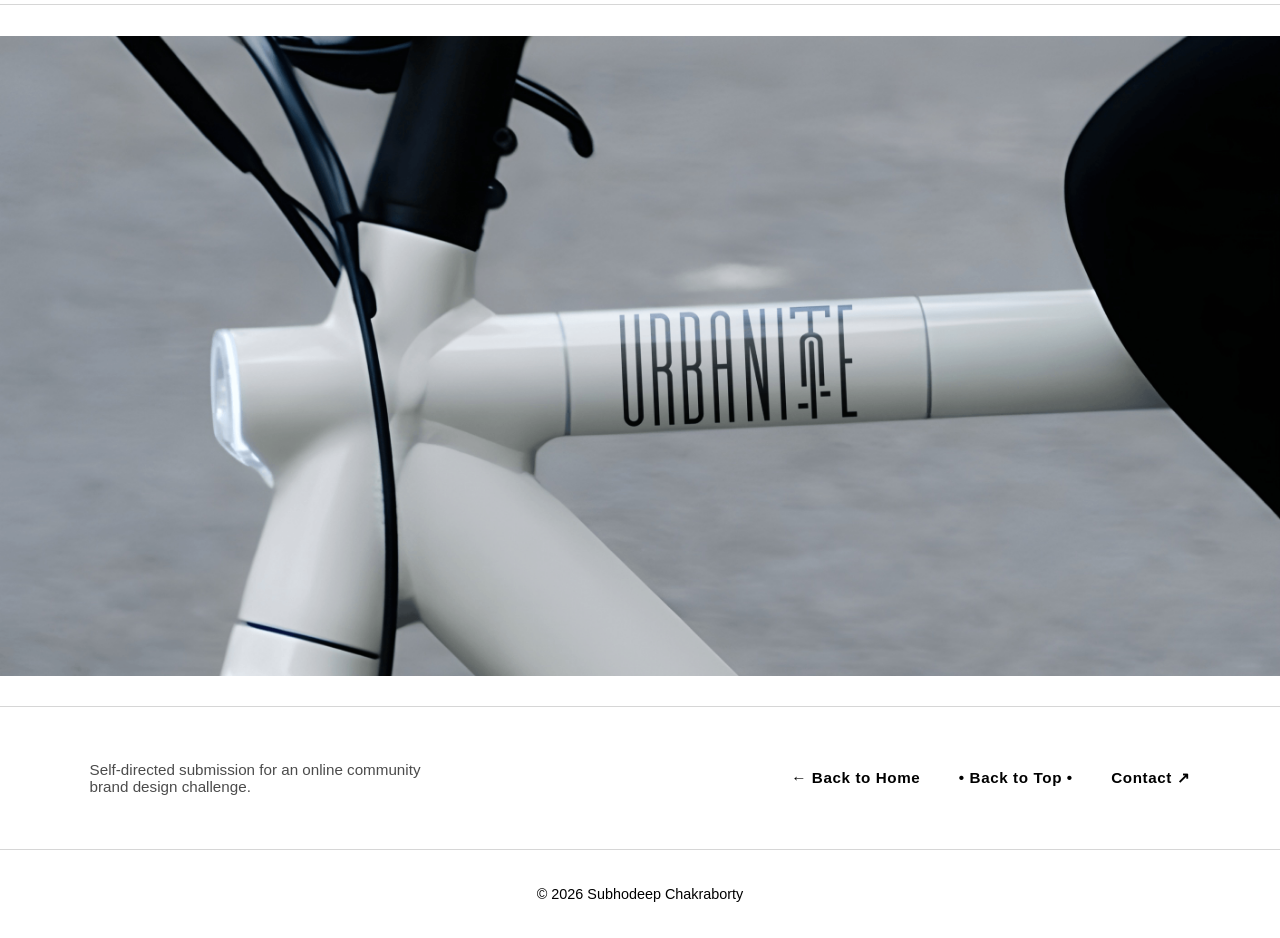
<file: assets/urbanite/urbanite.html>
<!doctype html>
<html lang="en">

<head>
    <meta charset="UTF-8" />
    <meta name="viewport" content="width=device-width, initial-scale=1.0" />
    <title>Urbanite — Brand Identity | Subhodeep Chakraborty</title>
    <link rel="icon" type="image/svg+xml" href="/assets/chkra.svg" />
    <link rel="stylesheet" href="../../style.css" />
    <link rel="stylesheet" href="../../brands.css" />
    <link rel="stylesheet" href="urbanite.css" />
</head>

<body id="top">
    <div class="overlay">
        <div class="line"></div>
    </div>
    <div id="custom-cursor"><span class="cursor-label"></span></div>

    <header id="main-header" class="brand-header">
        <nav class="navbar">
            <a href="../../index.html" class="nav-branding splash-trigger" data-bg="#F2F0EF" data-cursor-label="Home">
                <span role="img" aria-label="Main logo" class="nav-logo brand-logo"></span>
            </a>
            <ul class="nav-menu brand-menu">
                <li class="nav-item">
                    <a href="../../index.html#work-section" class="nav-link splash-trigger" data-bg="#F2F0EF">WORK ↗</a>
                </li>
                <li class="nav-item">
                    <a href="../../about.html" class="nav-link splash-trigger" data-bg="#F2F0EF">ABOUT ↗</a>
                </li>
            </ul>
            <div class="hamburger" role="button" tabindex="0" aria-label="Toggle navigation" aria-expanded="false">
                <span class="bar brand-bar"></span><span class="bar brand-bar"></span><span
                    class="bar brand-bar"></span>
            </div>
        </nav>
    </header>

    <main class="brand-plates">
        <!-- 1 — Hero lockup: logo + wordmark + tagline, one file, nothing else -->
        <section class="plate plate-hero full-bleed reveal">
            <div class="media contain">
                <img src="./lockup.svg" style="padding: 0vh 6vw" class="show-desktop"
                    alt="Urbanite — logo and wordmark" />
                <img src="./lockup.svg" class="show-mobile" alt="Urbanite — logo and wordmark" />
            </div>
        </section>

        <!-- 2 — Intro: mark on the left, spec panel on the right -->
        <section class="plate plate-intro padded reveal">
            <div class="intro-media">
                <div class="media contain">
                    <img loading="lazy" decoding="async" src="./urbanite-vertical.svg" alt="Urbanite logo mark" style="padding: 0vh 10vw" />
                </div>
            </div>
            <div class="intro-info">
                <h1 class="brand-heading intro-name">Urbanite</h1>
                <div class="meta-panel">
                    <div class="meta-row">
                        <span class="meta-key">Type</span><span class="meta-val">Brand Identity + Web</span>
                    </div>
                    <div class="meta-row">
                        <span class="meta-key">Client</span><span class="meta-val">Concept Project</span>
                    </div>
                    <div class="meta-row">
                        <span class="meta-key">Year</span><span class="meta-val">2023</span>
                    </div>
                </div>
                <p class="meta-desc">
                    Next-generation bikes built around simplicity, efficiency, and better everyday experiences for
                    modern urban riders.
                </p>
            </div>
        </section>

        <!-- 4 — Colors -->
        <section class="plate plate-colors reveal">
            <div class="color-col" style="background-color: var(--brand-bg)">
                <div class="color-name" style="color: var(--brand-text)">
                    Pure White
                </div>
                <p class="color-desc" style="color: var(--brand-text)">
                    Primary surface — used across layouts, packaging and print to maximize legibility.
                </p>
                <div class="color-codes" style="border-top: 1px solid var(--brand-text)">
                    <span style="color: var(--brand-text)">HEX FFFFFF</span>
                    <span style="color: var(--brand-text)">RGB 255, 255, 255</span>
                    <span style="color: var(--brand-text)">CMYK 0, 0, 0, 0</span>
                </div>
            </div>

            <div class="color-col" style="background-color: var(--color-1)">
                <div class="color-name" style="color: var(--color-1-text)">
                    Light Gray
                </div>
                <p class="color-desc" style="color: var(--color-1-text)">
                    Secondary surface — used for backgrounds, cards, and other elements that need to stand out from the
                    primary surface.
                </p>
                <div class="color-codes" style="border-top: 1px solid var(--color-1-text)">
                    <span style="color: var(--color-1-text)">HEX D6D6D6</span>
                    <span style="color: var(--color-1-text)">RGB 214, 214, 214</span>
                    <span style="color: var(--color-1-text)">CMYK 0, 0, 0, 16</span>
                </div>
            </div>

            <div class="color-col" style="background-color: var(--brand-text)">
                <div class="color-name" style="color: var(--brand-bg)">
                    Pure Black
                </div>
                <p class="color-desc" style="color: var(--brand-bg)">
                    Primary foreground — reserved for logos, typography and all
                    illustrative elements.
                </p>
                <div class="color-codes" style="border-top: 1px solid var(--brand-bg)">
                    <span style="color: var(--brand-bg)">HEX 000000</span>
                    <span style="color: var(--brand-bg)">RGB 0, 0, 0</span>
                    <span style="color: var(--brand-bg)">CMYK 0, 0, 0, 100</span>
                </div>
            </div>
        </section>

        <!-- 5 — Typography -->
        <section class="plate plate-type reveal">
            <div class="type-col">
                <div class="type-specimen" style="font-family: var(--brand-font-heading)">
                    Aa
                </div>
                <div class="type-caption">
                    <span class="type-role">Display & Text</span>
                    <span class="type-name">Arial</span>
                    <span class="type-sample" style="font-family: var(--brand-font-heading)">Headings, posters, and
                        displays.</span>
                    <span class="type-sample" style="font-family: var(--brand-font-body)">Labels, prices, and checkout
                        copy.</span>
                </div>
            </div>
        </section>

        <!-- 6 — Logo versatility -->
        <section class="plate plate-versatility plate-versatility-mobile full-bleed reveal">
            <div class="versatility-card on-light">
                <div class="media contain">
                    <img loading="lazy" decoding="async" src="./urbanite-black.svg" alt="Urbanite primary mark" />
                </div>
            </div>
            <div class="versatility-card on-dark">
                <div class="media contain">
                    <img loading="lazy" decoding="async" src="./urbanite-white.svg" alt="Urbanite secondary mark" />
                </div>
            </div>
        </section>

        <!-- 7+ — Applications, one composition per plate -->
        <section class="plate plate-application full-bleed reveal mobile-crop">
            <div class="media cover">
                <video autoplay muted loop playsinline preload="auto">
                    <source src="./web.mp4" type="video/mp4">
                    Your browser does not support the video tag.
                </video>
            </div>
        </section>

        <section class="plate plate-application full-bleed reveal">
            <div class="media cover">
                <img loading="lazy" decoding="async" src="./insta-desktop.png" class="show-desktop" alt="Urbanite — logo and wordmark" />
                <img loading="lazy" decoding="async" src="./insta-mobile.png" class="show-mobile" alt="Urbanite — logo and wordmark" />
            </div>
        </section>

        <section class="plate plate-application full-bleed reveal">
            <div class="media cover">
                <img loading="lazy" decoding="async" src="./product-desktop.png" class="show-desktop" alt="Urbanite — logo and wordmark" />
                <img loading="lazy" decoding="async" src="./product-mobile.png" class="show-mobile" alt="Urbanite — logo and wordmark" />
            </div>
        </section>

        <!-- Closing -->
        <section class="plate plate-closing">
            <p class="closing-note">
                Self-directed submission for an online community brand design challenge.
            </p>
            <div class="closing-links">
                <a href="../../index.html#work-section" class="splash-trigger" data-bg="#F2F0EF"
                    data-cursor-label="Home">← Back to Home</a>
                <a href="#top" data-cursor-label="Scroll Up"> • Back to Top • </a>
                <a href="../../about.html#contact" class="splash-trigger" data-bg="#F2F0EF"
                    data-cursor-label="Talk">Contact ↗</a>
            </div>
        </section>
    </main>

    <footer class="footer brand-footer">
        <p>© 2026 Subhodeep Chakraborty</p>
    </footer>

    <script src="https://cdnjs.cloudflare.com/ajax/libs/gsap/3.12.1/gsap.min.js"></script>
    <script src="../../script.js"></script>
</body>

</html>
</file>
<file: style.css>
::-webkit-scrollbar {
  display: none;
}

html {
  scroll-padding-top: 18vh;
}

* {
  padding: 0;
  margin: 0;
  font-family: "Google Sans Flex", sans-serif;
  color: #f2f0ef;
  box-sizing: border-box;
  scroll-behavior: smooth;
}

body {
  background-color: #f2f0ef;
}

:root {
  --brand-bg: #f2f0ef;
}

.noise {
  background-image: url("assets/slate.jpg");
  background-size: cover;
  background-blend-mode: hard-light;
  filter: brightness(110%) contrast(100%);
}

.overlay {
  position: fixed;
  width: 100vw;
  height: 100vh;
  z-index: 5;
  display: flex;
}

.line {
  width: 10vw;
  height: 105vh;
  background: #f2f0ef;
}

#custom-cursor {
  position: fixed;
  width: 40px;
  height: 40px;
  top: 200px;
  border-radius: 50%;
  pointer-events: none;
  z-index: 9998;
  mix-blend-mode: difference;
  background-color: white;
  border-radius: 25% 100% 100% 100% / 25% 100% 100% 100%;
  visibility: hidden;
  transform: rotate(15deg);
  display: flex;
  align-items: center;
  justify-content: center;
  transition:
    width 0.25s ease,
    height 0.25s ease,
    border-radius 0.25s ease,
    background-color 0.25s ease,
    opacity 0.25s ease;
}

#custom-cursor .cursor-label {
  opacity: 0;
  font-size: 0.6rem;
  font-weight: 700;
  letter-spacing: 0.1em;
  text-transform: uppercase;
  color: #1a1a1a;
  mix-blend-mode: normal;
  pointer-events: none;
  transition: opacity 0.2s ease;
  white-space: nowrap;
}

#custom-cursor.cursor-active {
  width: 68px;
  height: 68px;
  border-radius: 50%;
  mix-blend-mode: normal;
  background-color: #f2f0ef;
  transform: translate(-50%, -50%) rotate(0deg);
}

#custom-cursor.cursor-active .cursor-label {
  opacity: 1;
}

header {
  position: sticky;
  top: 0;
  z-index: 4;
  background-color: #1a1a1a;
  transition:
    box-shadow 0.3s ease,
    border-bottom 0.3s ease;
}

header.scrolled {
  box-shadow: 0 4px 20px rgba(0, 0, 0, 0.5);
  border-bottom: 1px solid rgba(242, 240, 239, 0.05);
}

.home-header .nav-logo {
  opacity: 0;
  transform: translateY(12px);
  transition: opacity .25s, transform .35s ease;
}

.home-header.logo-visible .nav-logo {
  opacity: 1;
  transform: translateY(0);
}

li {
  list-style: none;
}

a {
  color: #f2f0ef;
  text-decoration: none;
}

.navbar {
  min-height: 16vh;
  display: flex;
  justify-content: space-between;
  align-items: center;
  padding: 0 2.8vw;
}

.nav-logo {
  height: 32px;
}

.nav-menu {
  display: flex;
  justify-content: space-between;
  align-items: center;
  gap: 4vw;
}

.nav-link {
  display: inline-block;
  position: relative;
  font-weight: bold;
  letter-spacing: 0.25em;
}

.nav-link::after {
  content: "";
  position: absolute;
  width: 100%;
  transform: scaleX(0);
  height: 2px;
  bottom: -0.8vh;
  left: 0;
  background-color: #f2f0ef;
  transition: transform 0.25s ease-out;
  border-radius: 100px;
}

.nav-link:hover::after {
  transform: scaleX(1);
}

.hamburger {
  display: none;
  cursor: pointer;
}

.hamburger:focus-visible {
  outline: 2px solid #f2f0ef;
  outline-offset: 6px;
}

.bar {
  display: block;
  width: 8vw;
  height: 0.32vh;
  margin: 1vh auto;
  background-color: #f2f0ef;
  transition: all 0.3s ease-in-out;
  border-radius: 100px;
}

.hero {
  display: flex;
  align-items: flex-start;
  justify-content: flex-start;
  padding: 0 2.8vw;
  width: 100vw;
  background-color: #1a1a1a;
  position: relative;
  box-sizing: border-box;
}

.intro h1 {
  font-size: 7.2vw;
  font-weight: 400;
  line-height: 1.12;
  letter-spacing: 0.2rem;
  margin: 4vh 0 12vh 0;
  opacity: 0.88;
}

.intro h1 bold {
  font-weight: 800;
  letter-spacing: 0.2rem;
}

.hero-logo {
  height: 5.4vw;
}

.hero-content p {
  font-size: 1.2rem;
  font-weight: 300;
  margin-top: 3.2rem;
  letter-spacing: 0.06em;
  opacity: 0.8;
  width: 72vw;
}

.scroll-arrow {
  display: none;
}

.circular-text-container {
  position: absolute;
  bottom: 10vh;
  right: 2.8vw;
  z-index: 3;
  display: flex;
  align-items: center;
  justify-content: center;
  background-color: #f2f0ef;
  border-radius: 50%;
  opacity: 0.7;
}

.rotating-svg {
  width: 12vw;
  animation: spin 12s linear infinite;
  font-size: 1rem;
  font-weight: normal;
  letter-spacing: 0.3rem;
  pointer-events: none;
}

.center-arrow {
  position: absolute;
  width: 3.2vh;
  height: 3.2vh;
  border-right: 4px solid #1a1a1a;
  border-bottom: 4px solid #1a1a1a;
  opacity: 0.8;
  top: 50%;
  left: 50%;
  transform: translate(-50%, -60%) rotate(45deg);
  pointer-events: none;
}

@keyframes spin {
  from {
    transform: rotate(0deg);
  }

  to {
    transform: rotate(360deg);
  }
}

/* Work Section */
.work-section {
  padding: 2vh 1vw;
  background-color: #f2f0ef;
}

.section-title {
  color: #1a1a1a;
  margin: 0 0 2vh 0;
  font-size: 1rem;
  font-weight: 700;
  letter-spacing: 0.22em;
  text-transform: uppercase;
}

.grid {
  margin: 0;
  padding: 0;
  display: grid;
  grid-template-columns: repeat(2, minmax(0, 1fr));
  column-gap: 1vw;
  row-gap: 4vh;
  width: 100%;
}

.grid>a {
  display: flex;
  flex-direction: column;
  min-width: 0;
  text-decoration: none;
}

.card {
  display: flex;
  flex-direction: column;
  height: 100%;
  border-radius: 0;
  overflow: hidden;
  position: relative;
  cursor: none;
  background-color: transparent;
}

.card-media {
  position: relative;
  width: 100%;
  height: 360px;
  overflow: hidden;
  display: flex;
  align-items: center;
  justify-content: center;
  padding: 2rem;
  background-color: #e6e3e0;
}

.card-image {
  position: absolute;
  inset: 0;
  width: 100%;
  height: 100%;
  object-fit: cover;
  object-position: center;
  z-index: 0;
  transition: transform 0.6s cubic-bezier(0.22, 1, 0.36, 1);
}

.card:hover .card-image,
.card.is-pointer-hovered .card-image {
  transform: scale(1.025);
}

.card-media::before {
  content: "";
  position: absolute;
  inset: 0;
  background-color: rgba(0, 0, 0, 0.58);
  z-index: 1;
  pointer-events: none;
  opacity: 0;
  transition: opacity 0.35s ease;
}

.card:hover .card-media::before,
.card.is-pointer-hovered .card-media::before {
  opacity: 1;
}

.card-logo {
  position: relative;
  z-index: 2;
  max-height: 110px;
  max-width: 60%;
  width: auto;
  opacity: 0;
  transform: scale(1.08);
  transition: opacity 0.35s ease, transform 0.35s ease;
  pointer-events: none;
}

.card:hover .card-logo,
.card.is-pointer-hovered .card-logo {
  opacity: 1;
  transform: scale(1);
}

.card-meta {
  padding: 0.6rem 0 0;
  display: flex;
  flex-direction: column;
  gap: 0.3rem;
}

.card-meta h2 {
  color: #1a1a1a;
  font-size: 1.4rem;
  font-weight: 600;
}

.card-meta p {
  color: #1a1a1a;
  font-size: 0.8rem;
  font-weight: 400;
  opacity: 0.72;
}

.footer {
  padding: 4vh 0;
  background-color: #1a1a1a;
  text-align: center;
  color: #ccc;
  font-size: 0.9rem;
}

.social-icons {
  display: flex;
  justify-content: center;
  gap: 2rem;
  margin-bottom: 1rem;
}

.social-icons img {
  width: 2rem;
  height: 2rem;
  filter: brightness(0) invert(1);
  transition: transform 0.3s ease;
}

.social-icons img:hover {
  transform: scale(1.1);
}

.splash-transition {
  position: fixed;
  width: 20px;
  height: 20px;
  border-radius: 50%;
  transform: translate(-50%, -50%) scale(0);
  z-index: 99999;
  pointer-events: none;
}

.reveal {
  opacity: 0;
  transform: translateY(18px);
  transition:
    opacity 0.6s cubic-bezier(0.22, 1, 0.36, 1),
    transform 0.6s cubic-bezier(0.22, 1, 0.36, 1);
}

.reveal.is-visible {
  opacity: 1;
  transform: translateY(0);
}

@media (prefers-reduced-motion: reduce) {

  *,
  *::before,
  *::after {
    scroll-behavior: auto !important;
    animation-duration: 0.01ms !important;
    animation-iteration-count: 1 !important;
    transition-duration: 0.01ms !important;
  }

  .reveal {
    opacity: 1;
    transform: none;
    transition: none;
  }
}

@media screen and (max-width: 900px) {
  .nav-link::after {
    display: none;
  }

  .hero {
    height: auto;
    padding-bottom: 12vh;
  }

  .intro h1 {
    font-size: 6.4vw;
    width: 92vw;
    line-height: 1.2;
    margin-bottom: 8vh;
  }

  .hero-logo {
    height: 5.4vw;
    margin-right: 0;
    transform: translateY(0.08em) translateX(0.08em);
  }

  .hero-content p {
    font-size: 4.2vw;
    width: 84vw;
    letter-spacing: 0.04rem;
    margin: 0;
  }

  .rotating-svg {
    width: 16vw;
  }

  .work-section {
    padding: 4.5vh 6vw 8vh;
  }

  .card-media {
    height: 34vh;
  }

  .card:hover .card-media::before,
  .card.is-pointer-hovered .card-media::before,
  .card.is-mobile-active .card-media::before {
    opacity: 1;
  }

  .card:hover .card-logo,
  .card.is-pointer-hovered .card-logo,
  .card.is-mobile-active .card-logo {
    opacity: 1;
    transform: scale(1);
  }
}

@media screen and (max-width: 600px) {
  .navbar {
    padding: 0 3vw;
    min-height: 8vh;
  }

  .hamburger {
    display: block;
  }

  .hamburger.active .bar:nth-child(2) {
    opacity: 0;
  }

  .hamburger.active .bar:nth-child(1) {
    transform: translateY(1.3vh) rotate(45deg);
  }

  .hamburger.active .bar:nth-child(3) {
    transform: translateY(-1.3vh) rotate(-45deg);
  }

  .nav-menu {
    position: fixed;
    left: -100%;
    top: 8vh;
    gap: 0;
    flex-direction: column;
    background-color: #1a1a1a;
    background-image: url("assets/slate.jpg");
    background-size: cover;
    background-blend-mode: hard-light;
    filter: brightness(110%) contrast(100%);
    width: 100%;
    text-align: center;
    transition: 0.3s ease-in-out;
    /* padding-bottom: 6vh; */
    border-bottom: 1px solid rgba(242, 240, 239, 0.05);
  }

  .nav-item {
    margin: 4vh 0;
  }

  .nav-menu.active {
    left: 0;
  }

  .nav-logo {
    height: 3.2vh;
  }

  .grid {
    grid-template-columns: 1fr;
    row-gap: 4.5vh;
  }

  .intro h1 {
    font-size: 9.6vw;
    /* margin: 12vh 0; */
  }

  .hero{
    padding-bottom: 4vh;
  }

  .hero-logo {
    height: 8.4vw;
  }

  .rotating-svg {
    width: 28vw;
  }

  .desktop-break {
    display: none;
  }

  .circular-text-container {
    display: none !important;
  }
}
</file>
<file: about.css>
/* ==========================================================================
   ABOUT.CSS
   ========================================================================== */

:root {
  --brand-bg: #FEBB8F;
}

/* ---------------------------------------------------
   ABOUT HERO
   --------------------------------------------------- */

.hero.about-hero {
  height: 84vh;
  gap: 8vw;
}

.hero{
  align-items: center;
}

.about-hero .section-title {
  font-size: 0.85rem;
  font-weight: 600;
  letter-spacing: 0.15em;
  margin:0;
  padding-top: 2.4rem;
}

.about-name {
  margin: 2.5rem 0 1.8rem 0;
  font-size: clamp(2rem, 4vw, 4rem) !important;
}

.about-hero .about-role:last-child {
  margin-top: 3rem;
  max-width: 50vw;
  font-size: 1.05rem;
  line-height: 1.75;
  opacity: 0.72;
}

.hero-content h1 {
  width: auto;
  margin-right: 0vw;
  margin-bottom: 2.4rem;
}

.hero-content p {
  font-size: 1.6rem;
  letter-spacing: 0.08em;
  width: auto;
}

/* ---------------------------------------------------
   ABOUT PHOTO
   --------------------------------------------------- */

.about-photo-frame {
  max-width: 32vw;
}

.about-photo-frame img {
  width: 100%;
  /* filter: grayscale(12%) contrast(105%); */
}

/* ---------------------------------------------------
   PROCESS
   --------------------------------------------------- */

.process-list {
  padding: 2vh 4vw 10vh 4vw;
}

.process-item {
  display: grid;
  grid-template-columns: 4rem 1fr;
  gap: 2rem;
  padding: 2.2rem 0;
  border-top: 1px solid rgba(26, 26, 26, 0.14);
}

.process-item:last-child {
  border-bottom: 1px solid rgba(26, 26, 26, 0.14);
}

.process-number {
  color: #1a1a1a;
  font-size: 1rem;
  font-weight: 700;
  opacity: 0.35;
}

.process-title {
  color: #1a1a1a;
  font-size: 1.2rem;
  font-weight: 700;
  margin-bottom: 0.5rem;
}

.process-desc {
  color: #1a1a1a;
  font-size: 1rem;
  font-weight: 300;
  line-height: 1.65;
  opacity: 0.7;
  max-width: 58ch;
}


/* ---------------------------------------------------
   CONTACT
   --------------------------------------------------- */

.contact-block {
  padding: 2vh 4vw 12vh 4vw;
}

.contact-grid {
  display: grid;
  grid-template-columns: 0.9fr 1.1fr;
  gap: 6vw;
}

.contact-info-item {
  margin-bottom: 2.6rem;
}

.contact-info-label {
  text-transform: uppercase;
  letter-spacing: 0.15em;
  font-size: 0.75rem;
  font-weight: 700;
  color: #1a1a1a;
  opacity: 0.5;
  margin-bottom: 0.6rem;
  display: block;
}

.contact-info-value {
  color: #1a1a1a;
  font-size: 1.3rem;
  font-weight: 400;
  border-bottom: 1px solid transparent;
  transition: border-color 0.2s ease;
}

.contact-info-value:hover {
  border-bottom-color: #1a1a1a;
}

.contact-form {
  display: flex;
  flex-direction: column;
  gap: 1.6rem;
}

.form-row {
  display: grid;
  grid-template-columns: 1fr 1fr;
  gap: 1.6rem;
}

.form-field {
  display: flex;
  flex-direction: column;
  gap: 0.6rem;
}

.form-field label {
  text-transform: uppercase;
  letter-spacing: 0.1em;
  font-size: 0.72rem;
  font-weight: 700;
  color: #1a1a1a;
  opacity: 0.55;
}

.form-field input,
.form-field select,
.form-field textarea {
  font-family: "Outfit", sans-serif;
  font-size: 1rem;
  font-weight: 300;
  color: #1a1a1a;
  background: transparent;
  border: none;
  border-bottom: 1px solid rgba(26, 26, 26, 0.3);
  padding: 0.7rem 0;
  outline: none;
  transition: border-color 0.2s ease;
}

.form-field input::placeholder,
.form-field textarea::placeholder {
  color: rgba(26, 26, 26, 0.35);
}

.form-field input:focus,
.form-field select:focus,
.form-field textarea:focus {
  border-bottom-color: #1a1a1a;
}

.form-field textarea {
  resize: vertical;
  min-height: 8rem;
}

.form-submit {
  align-self: flex-start;
  margin-top: 0.6rem;
  padding: 1rem 2.4rem;
  background-color: #1a1a1a;
  color: #f2f0ef;
  border: none;
  border-radius: 100px;
  font-family: "Outfit", sans-serif;
  font-size: 1rem;
  font-weight: 700;
  letter-spacing: 0.06em;
  cursor: none;
  transition: opacity 0.25s ease;
}

.form-submit:hover {
  opacity: 0.85;
}

.form-note {
  font-size: 0.85rem;
  color: #1a1a1a;
  opacity: 0.5;
  margin-top: -0.6rem;
}


/* ---------------------------------------------------
   MOBILE
   --------------------------------------------------- */

@media screen and (max-width: 900px) {

  /* ABOUT HERO */

  .hero.about-hero {
    height: auto;
    padding: 6vh 6vw;
    flex-direction: column;
  }

  .about-name {
    font-size: clamp(2.8rem, 10vw, 4.8rem) !important;
    letter-spacing: 0.1em;
  }

  .about-hero .about-role:last-child {
    max-width: 100%;
    line-height: 1.5;
  }

  /* PHOTO */

  .about-photo-frame {
    /* width: 100%; */
    max-width: none;
    /* justify-self: auto; */
  }

  /* PROCESS */

  .process-list {
    padding: 2vh 6vw 6vh 6vw;
  }

  .process-item {
    grid-template-columns: 3rem 1fr;
    gap: 1.2rem;
  }

  /* CONTACT */

  .contact-block {
    padding: 2vh 6vw 8vh 6vw;
  }

  .contact-grid {
    grid-template-columns: 1fr;
    gap: 4rem;
  }

  .form-row {
    grid-template-columns: 1fr;
  }
}
</file>
<file: brands.css>
/* ==========================================================================
   BRANDS.CSS — Brand Presentation Template
   Structural rules only. Every brand's own file (see indicurate.css) sets
   colors, fonts, and swatch values — this file defines the walk-through:
   one composed "plate" per screen, a quiet top rule between them, and
   almost nothing else. No section headings, no decorative flourishes.
   ========================================================================== */

:root {
  /* One "screen" = the viewport minus the sticky 16vh nav that stays
     pinned above every plate as you scroll. Every plate targets this
     same figure so the whole page moves in one consistent rhythm. */
  --screen: calc(100vh - 22vh);
  --rule: color-mix(in srgb, var(--brand-text) 16%, transparent);
  --plate-x: 7vw;
  --plate-y: 8vh;
}

body {
  background-color: var(--brand-bg);
  color: var(--brand-text);
  font-family: var(--brand-font-body), sans-serif;
  overflow-x: hidden;
}

h1,
h2,
h3,
h4,
.brand-heading {
  font-family: var(--brand-font-heading), sans-serif;
  color: var(--brand-text);
  font-weight: 400;
  margin: 0;
}

p,
a,
li,
span,
div {
  color: var(--brand-text);
}

.show-desktop {
  display: block !important;
}
.show-mobile {
  display: none !important;
}

/* ---------------------------------------------------
   NAVBAR (overrides the dark global header for brand pages)
   --------------------------------------------------- */
.brand-header {
  background-color: var(--brand-bg) !important;
  border-bottom: 1px solid var(--rule) !important;
  box-shadow: none !important;
}
.brand-header a.nav-link {
  color: var(--brand-text) !important;
}
.brand-header .nav-link::after {
  background-color: var(--brand-text) !important;
}
.brand-header .bar {
  background-color: var(--brand-text) !important;
}

/* ---------------------------------------------------
   PLATE SYSTEM
   Every section is a full-width "plate" targeting one screen. A plate is
   either padded (text/documentation content) or full-bleed (imagery that
   should fill the frame edge to edge).
   --------------------------------------------------- */
.brand-plates {
  display: flex;
  flex-direction: column;
  width: 100vw;
}

.plate {
  min-height: var(--screen);
  border-top: 1px solid var(--rule);
  box-sizing: border-box;
  display: flex;
  align-items: center;
  justify-content: center;
}

.brand-plates > .plate:first-child {
  border-top: none;
}

.plate.padded {
  padding: var(--plate-y) var(--plate-x);
}

.plate.full-bleed {
  padding: 0;
  overflow: hidden;
}

/* Generic media container. `.contain` = generous whitespace around the
   artifact (hero lockup, logo meaning). `.cover` = fills the plate edge
   to edge (applications, pattern). */
.media {
  width: 100%;
  height: 100%;
  display: flex;
  align-items: center;
  justify-content: center;
}
.media img,
.media svg {
  display: block;
  width: 100%;
  height: 100%;
}
.media.contain img,
.media.contain svg {
  object-fit: contain;
}
.media.cover img,
.media.cover svg {
  object-fit: cover;
}

/* ---------------------------------------------------
   1 — HERO LOCKUP
   Full lockup PNG, nothing else on screen.
   --------------------------------------------------- */
.plate-hero .media {
  padding: 6vh 21vw 12vh 21vw;
}

/* ---------------------------------------------------
   2 — INTRO (mark left, spec panel right)
   --------------------------------------------------- */
.plate-intro {
  display: grid;
  grid-template-columns: 0.9fr 1.1fr;
  gap: 6vw;
  align-items: center;
}
.intro-media {
  height: 50%;
  width: 100%;
}
.intro-media .media {
  padding: 0;
}
.intro-name {
  font-size: clamp(5.4rem, 3.6vw, 3.4rem);
  margin-bottom: 2.2rem;
}
.meta-panel {
  display: flex;
  flex-direction: column;
  gap: 0.6rem;
  padding-bottom: 1.8rem;
  margin-bottom: 1.8rem;
  border-bottom: 1px solid var(--rule);
}
.meta-row {
  display: grid;
  grid-template-columns: 6rem 1fr;
  align-items: start;
  gap: 1rem;
}
.meta-key {
  font-size: 0.82rem;
  text-transform: uppercase;
  letter-spacing: 0.1em;
  font-weight: 700;
  opacity: 0.5;
}
.meta-val {
  font-size: 1rem;
  font-weight: 400;
}
.meta-desc {
  font-size: 1rem;
  line-height: 1.65;
  max-width: 46ch;
  opacity: 0.85;
}

/* ---------------------------------------------------
   3 — LOGO MEANING
   --------------------------------------------------- */
.plate-meaning .media {
  padding: 10vh 15vw;
}

/* ---------------------------------------------------
   4 — COLORS
   Full-height swatch columns, spec text anchored to the bottom.
   --------------------------------------------------- */
.plate-colors {
  display: grid;
  grid-template-columns: repeat(auto-fit, minmax(20rem, 1fr));
  align-items: stretch;
}
.color-col {
  height: 100%;
  display: flex;
  flex-direction: column;
  justify-content: flex-end;
  padding: 4vh 2.4vw;
  border-left: 1px solid var(--rule);
}
.color-col:first-child {
  border-left: none;
}
.color-name {
  font-size: 1.3rem;
  margin-bottom: 0.5rem;
}
.color-desc {
  font-size: 0.85rem;
  line-height: 1.5;
  opacity: 0.85;
  max-width: 30ch;
  margin-bottom: 1.4rem;
}
.color-codes {
  display: flex;
  flex-direction: column;
  gap: 0.2rem;
  font-size: 0.72rem;
  letter-spacing: 0.04em;
  opacity: 0.75;
  padding-top: 0.6rem;
}

/* ---------------------------------------------------
   5 — TYPOGRAPHY
   Foundry-specimen style: large sample, then structured caption.
   --------------------------------------------------- */
.plate-type {
  display: grid;
  grid-template-columns: repeat(2, 1fr);
}
.type-col {
  height: 100%;
  display: flex;
  flex-direction: column;
  justify-content: center;
  padding: 4vh 4vw;
  border-left: 1px solid var(--rule);
}
.type-col:first-child {
  border-left: none;
}
.type-specimen {
  font-size: clamp(4.5rem, 9vw, 9rem);
  line-height: 1;
  margin-bottom: 3rem;
}
.type-caption {
  border-top: 1px solid var(--rule);
  padding-top: 1.2rem;
  display: flex;
  flex-direction: column;
  gap: 0.4rem;
}
.type-role {
  text-transform: uppercase;
  letter-spacing: 0.1em;
  font-size: 0.72rem;
  font-weight: 700;
  opacity: 0.55;
}
.type-name {
  font-size: 1.1rem;
}
.type-sample {
  font-size: 1.4rem;
  margin-top: 0.6rem;
  opacity: 0.9;
}

/* ---------------------------------------------------
   6 — LOGO VERSATILITY
   A comparison grid — each variant on its own card, generous inset.
   --------------------------------------------------- */
.plate-versatility {
  min-height: auto;
  display: grid;
  grid-template-columns: repeat(auto-fit, minmax(25vw, 1fr));
}
.versatility-card {
  border-left: 1px solid var(--rule);
  border-top: 1px solid var(--rule);
  padding: 7.2vw;
  display: flex;
  align-items: center;
  justify-content: center;
  min-height: 40vh;
}
.versatility-card.on-dark {
  background-color: var(--brand-text);
}
.versatility-card.on-light {
  background-color: var(--brand-bg);
}
.versatility-card.on-white {
  background-color: white;
}
.versatility-card.on-black {
  background-color: black;
}

/* ---------------------------------------------------
   7+ — APPLICATION PLATES (repeatable)
   --------------------------------------------------- */
.plate-application .media {
  padding: 0;
}

.media.cover video {
    width: 100%;
    height: 100%;
    object-fit: cover;
    display: block;
}

/* ---------------------------------------------------
   CLOSING
   --------------------------------------------------- */
.plate-closing {
  min-height: auto;
  padding: 6vh var(--plate-x);
  display: flex;
  align-items: center;
  justify-content: space-between;
  gap: 2rem;
  flex-wrap: wrap;
}
.closing-note {
  font-size: 0.95rem;
  opacity: 0.7;
  max-width: 40ch;
}
.closing-links {
  display: flex;
  gap: 2.4rem;
}
.closing-links a {
  font-size: 0.95rem;
  font-weight: 600;
  letter-spacing: 0.04em;
  position: relative;
}
.closing-links a::after {
  content: "";
  position: absolute;
  left: 0;
  bottom: -0.3rem;
  width: 100%;
  height: 1px;
  background: currentColor;
  transform: scaleX(0);
  transform-origin: left;
  transition: transform 0.25s ease;
}
.closing-links a:hover::after {
  transform: scaleX(1);
}

/* Brand footer stays quiet — no background of its own */
.brand-footer {
  background-color: transparent !important;
  border-top: 1px solid var(--rule);
}

/* ---------------------------------------------------
   MOBILE
   --------------------------------------------------- */
@media screen and (max-width: 900px) {
  :root {
    --plate-x: 7vw;
    --plate-y: 6vh;
  }

  .show-desktop {
    display: none !important;
  }
  .show-mobile {
    display: block !important;
  }

  .nav-menu {
    background-image: none;
    filter: none;
  }

  .plate {
    min-height: auto;
  }

  .mobile-crop {
    aspect-ratio: 5/4;
  }

  .plate.padded {
    padding: 8vh var(--plate-x);
  }

  .plate-hero .media {
    padding: 6vh 8vw;
  }

  .plate-intro {
    grid-template-columns: 1fr;
    gap: 4vh;
  }
  .intro-media {
    height: 40vh;
  }
  .intro-name {
    font-size: clamp(4rem, 3.6vw, 3.4rem);
  }

  .plate-intro .intro-media {
    display: none !important;
  }

  .plate-meaning .media {
    padding: 6vh 8vw;
  }

  .plate-colors {
    grid-template-columns: 1fr;
  }
  .color-col {
    border-left: none;
    border-top: 1px solid var(--rule);
    min-height: 40vh;
    padding: 6vh 8vw;
  }
  .color-col:first-child {
    border-top: none;
  }

  .plate-type {
    grid-template-columns: 1fr;
  }
  .type-col {
    border-left: none;
    border-top: 1px solid var(--rule);
    padding: 6vh 8vw;
  }
  .type-col:first-child {
    border-top: none;
  }
  .type-specimen {
    font-size: clamp(3.5rem, 16vw, 5rem);
  }

  .plate-versatility {
    grid-template-columns: 1fr 1fr;
  }
  .versatility-card {
    min-height: 30vh;
    padding: 8vw;
  }

  .plate-closing {
    flex-direction: column;
    align-items: flex-start;
  }
}
</file>
<file: assets/cult-stickers/cult-stickers.css>
/* ==========================================================================
   Cult Stickers TOKENS
   ========================================================================== */

:root {
  /* Global Brand Identity */
  --brand-bg: #f5eab3;
  --brand-text: #590b58;
  --brand-font-heading: "Chewy", sans-serif;
  --brand-font-body: "Quicksand", sans-serif;

  /* Box 4 Swatch Colors and their readable text counterparts */
  --color-1: #f63b4a;
  --color-1-text: #f5eab3;

  --color-2: #f5eab3;
  --color-2-text: #f63b4a;

  --color-3: #590b58;
  --color-3-text: #f5eab3;
}

/* Ensure the page-load overlay lines match the brand */
.line {
  width: 100vw;
  background: var(--brand-bg);
}
#custom-cursor {
  mix-blend-mode: normal;
  background-color: var(--brand-text);
  opacity: 0.7;
}
#custom-cursor.cursor-active {
  opacity: 1;
  background-color: var(--brand-text);
}
#custom-cursor.cursor-active .cursor-label {
  color: var(--brand-bg);
}
.brand-header a.nav-link {
  letter-spacing: 0.15rem;
}

/* Mobile Menu Override */
@media screen and (max-width: 768px) {
  .brand-menu {
    background-color: var(--brand-bg);
    border-bottom: 1px solid var(--brand-text);
  }

  .plate-versatility-mobile {
    grid-template-columns: 1fr;
  }
}
</file>
<file: assets/fynl-lnd/fl.css>
/* ==========================================================================
   FYNL LND TOKENS
   ========================================================================== */

@font-face {
  font-family: "Helvetica";
  src: url("Helvetica.woff2") format("woff2");
  font-style: normal;
}

@font-face {
  font-family: "Helvetica Light";
  src: url("Helvetica-Light.woff2") format("woff2");
  font-style: normal;
}

:root {
  /* Global Brand Identity */
  --brand-bg: #f2eee4;
  --brand-text: #000000;
  --brand-font-heading: "Helvetica", sans-serif;
  --brand-font-body: "Helvetica Light", sans-serif;

  /* Box 4 Swatch Colors and their readable text counterparts */
  --color-1: #f2eee4;
  --color-1-text: #1a1a1a;

  --color-2: #000000;
  --color-2-text: #ffffff;

  --color-3: #ffffff;
  --color-3-text: #000000;
}

/* Ensure the page-load overlay lines match the brand */
.line {
  width: 100vw;
  background: var(--brand-bg);
}
#custom-cursor {
  mix-blend-mode: normal;
  background-color: var(--brand-text);
  opacity: 0.7;
}
#custom-cursor.cursor-active {
  opacity: 1;
  background-color: var(--brand-text);
}
#custom-cursor.cursor-active .cursor-label {
  color: var(--brand-bg);
}
.brand-header a.nav-link {
  letter-spacing: 0.15rem;
}

/* Mobile Menu Override */
@media screen and (max-width: 768px) {
  .brand-menu {
    background-color: var(--brand-bg);
    border-bottom: 1px solid var(--brand-text);
  }

  .plate-versatility-mobile {
    grid-template-columns: 1fr;
  }
}
</file>
<file: assets/indicurate/indicurate.css>
/* ==========================================================================
   INDICURATE TOKENS
   ========================================================================== */

:root {
  /* Global Brand Identity */
  --brand-bg: #EDE7D4;
  --brand-text: #773D24;
  --brand-font-heading: 'EB Garamond', serif;
  --brand-font-body: 'Josefin Sans', sans-serif;

  /* Box 4 Swatch Colors and their readable text counterparts */
  --color-1: #585029;
  --color-1-text: #EDE7D4;
  
  --color-2: #EDE7D4;
  --color-2-text: #773D24;
  
  --color-3: #773D24;
  --color-3-text: #EDE7D4;
}

/* Ensure the page-load overlay lines match the brand */
.line {
  width: 100vw;
  background: var(--brand-bg);
}
#custom-cursor {
  mix-blend-mode: normal;
  background-color: var(--color-1);
  opacity: 0.7;
}
#custom-cursor.cursor-active {
  opacity: 1;
  background-color: var(--color-1);
}
#custom-cursor.cursor-active .cursor-label {
  color: var(--brand-bg);
}
.brand-header a.nav-link {
  letter-spacing: 0.15rem;
}

/* Mobile Menu Override */
@media screen and (max-width: 768px) {
  .brand-menu {
    background-color: var(--brand-bg);
    border-bottom: 1px solid var(--brand-text);
  }
}
</file>
<file: assets/makeshift/makeshift.css>
/* ==========================================================================
   MAKESHIFT TOKENS
   ========================================================================== */

@font-face {
  font-family: "Circular Std Book";
  src: url("CircularStd-Book.woff2") format("woff2");
  font-style: normal;
}

@font-face {
  font-family: "Circular Std Medium";
  src: url("CircularStd-Medium.woff2") format("woff2");
  font-style: normal;
}

:root {
  /* Global Brand Identity */
  --brand-bg: #fff7e9;
  --brand-text: #1a1a1a;
  --brand-font-heading: "Circular Std Medium", sans-serif;
  --brand-font-body: "Circular Std Book", sans-serif;

  /* Box 4 Swatch Colors and their readable text counterparts */
  --color-1: #fff7e9;
  --color-1-text: #1a1a1a;

  --color-2: #1a1a1a;
  --color-2-text: #fff7e9;

  --color-3: #ccf6ff;
  --color-3-text: #1a1a1a;

  --color-4: #f9d8ff;
  --color-4-text: #1a1a1a;
}

/* Ensure the page-load overlay lines match the brand */
.line {
  width: 100vw;
  background: var(--brand-bg);
}
#custom-cursor {
  mix-blend-mode: normal;
  background-color: var(--brand-text);
  opacity: 0.7;
}
#custom-cursor.cursor-active {
  opacity: 1;
  background-color: var(--brand-text);
}
#custom-cursor.cursor-active .cursor-label {
  color: var(--brand-bg);
}
.brand-header a.nav-link {
  letter-spacing: 0.15rem;
}

/* Mobile Menu Override */
@media screen and (max-width: 768px) {
  .brand-menu {
    background-color: var(--brand-bg);
    border-bottom: 1px solid var(--brand-text);
  }
}
</file>
<file: assets/urbanite/urbanite.css>
:root {
    /* Global Brand Identity */
    --brand-bg: #ffffff;
    --brand-text: #000000;
    --brand-font-heading: "Arial", sans-serif;
    --brand-font-body: "Arial", sans-serif;

    /* Box 4 Swatch Colors and their readable text counterparts */
    --color-1: #D6D6D6;
    --color-1-text: #1a1a1a;
}

/* Ensure the page-load overlay lines match the brand */
.line {
    width: 100vw;
    background: var(--brand-bg);
}

#custom-cursor {
    mix-blend-mode: normal;
    background-color: var(--brand-text);
    opacity: 0.7;
}

#custom-cursor.cursor-active {
    opacity: 1;
    background-color: var(--brand-text);
}

#custom-cursor.cursor-active .cursor-label {
    color: var(--brand-bg);
}

.brand-header a.nav-link {
    letter-spacing: 0.15rem;
}

/* Mobile Menu Override */
@media screen and (max-width: 768px) {
    .brand-menu {
        background-color: var(--brand-bg);
        border-bottom: 1px solid var(--brand-text);
    }

    .plate-versatility-mobile {
        grid-template-columns: 1fr;
    }
}
</file>
